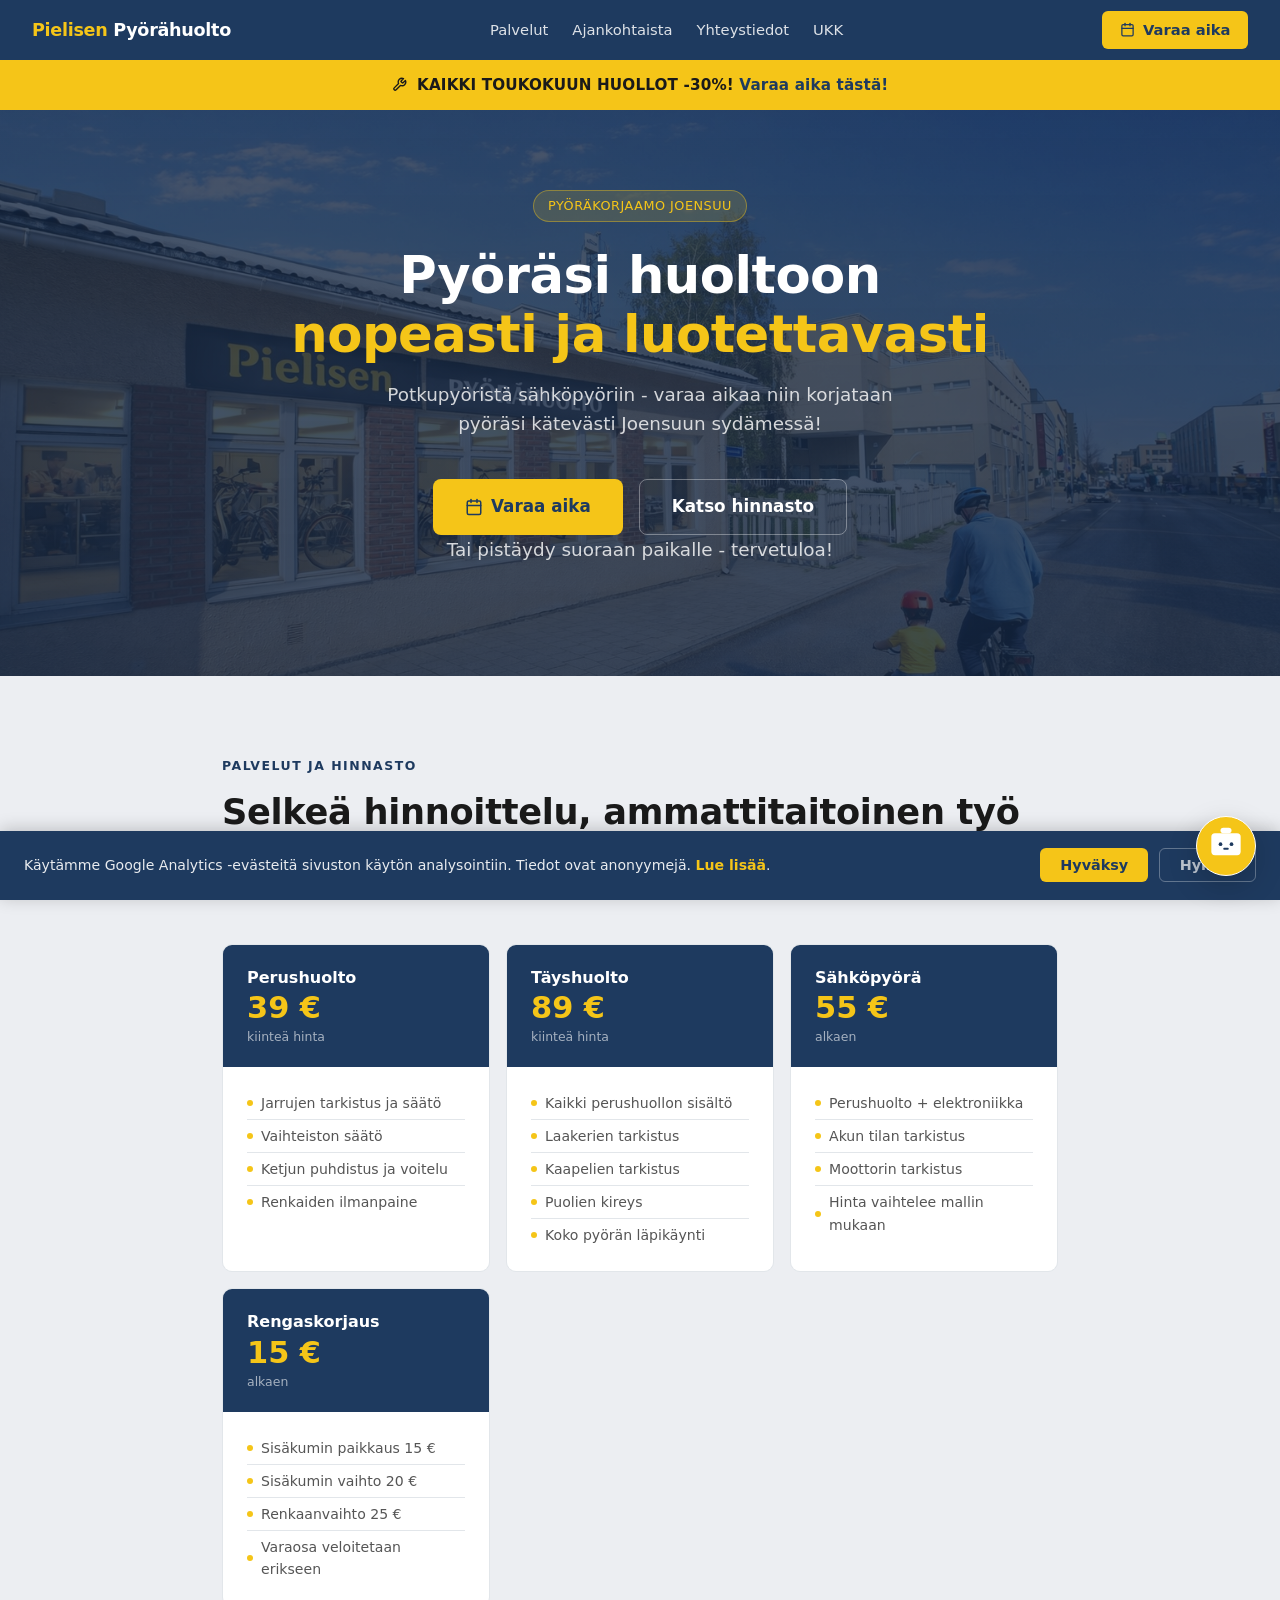
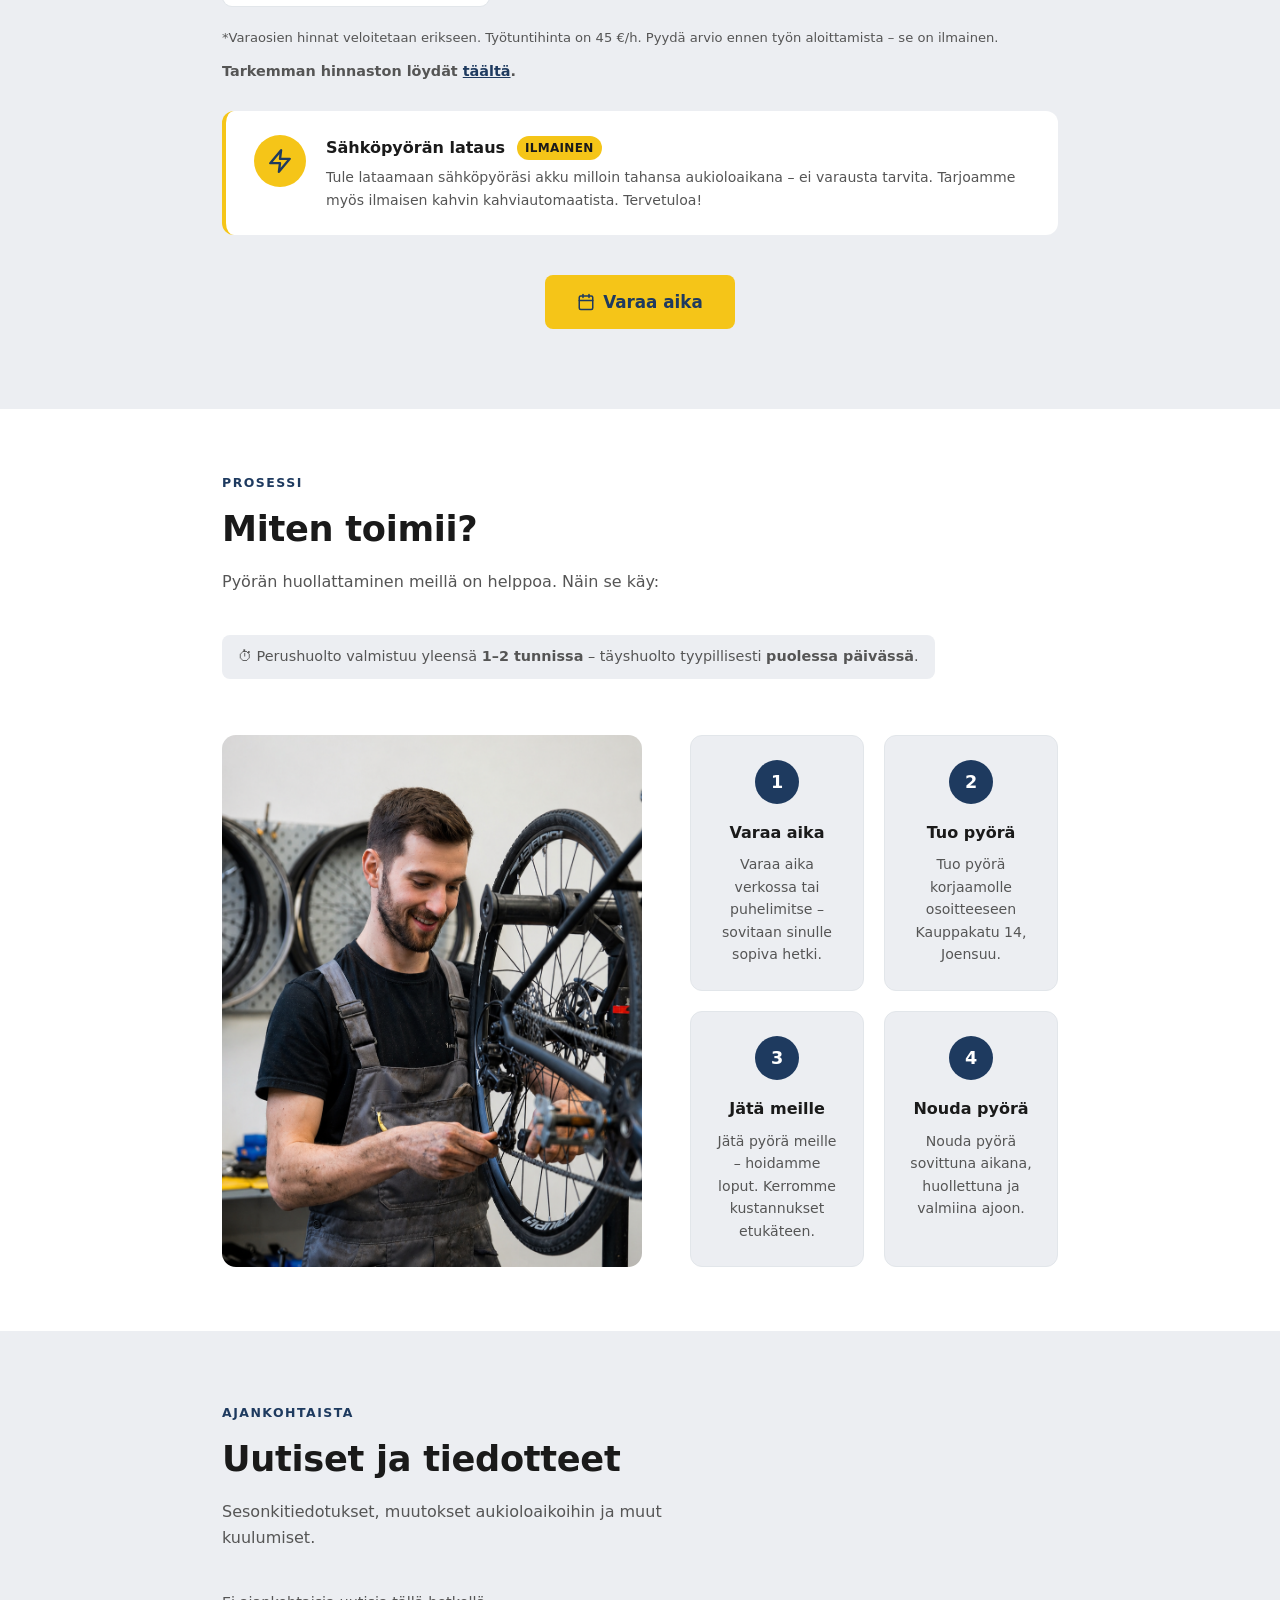
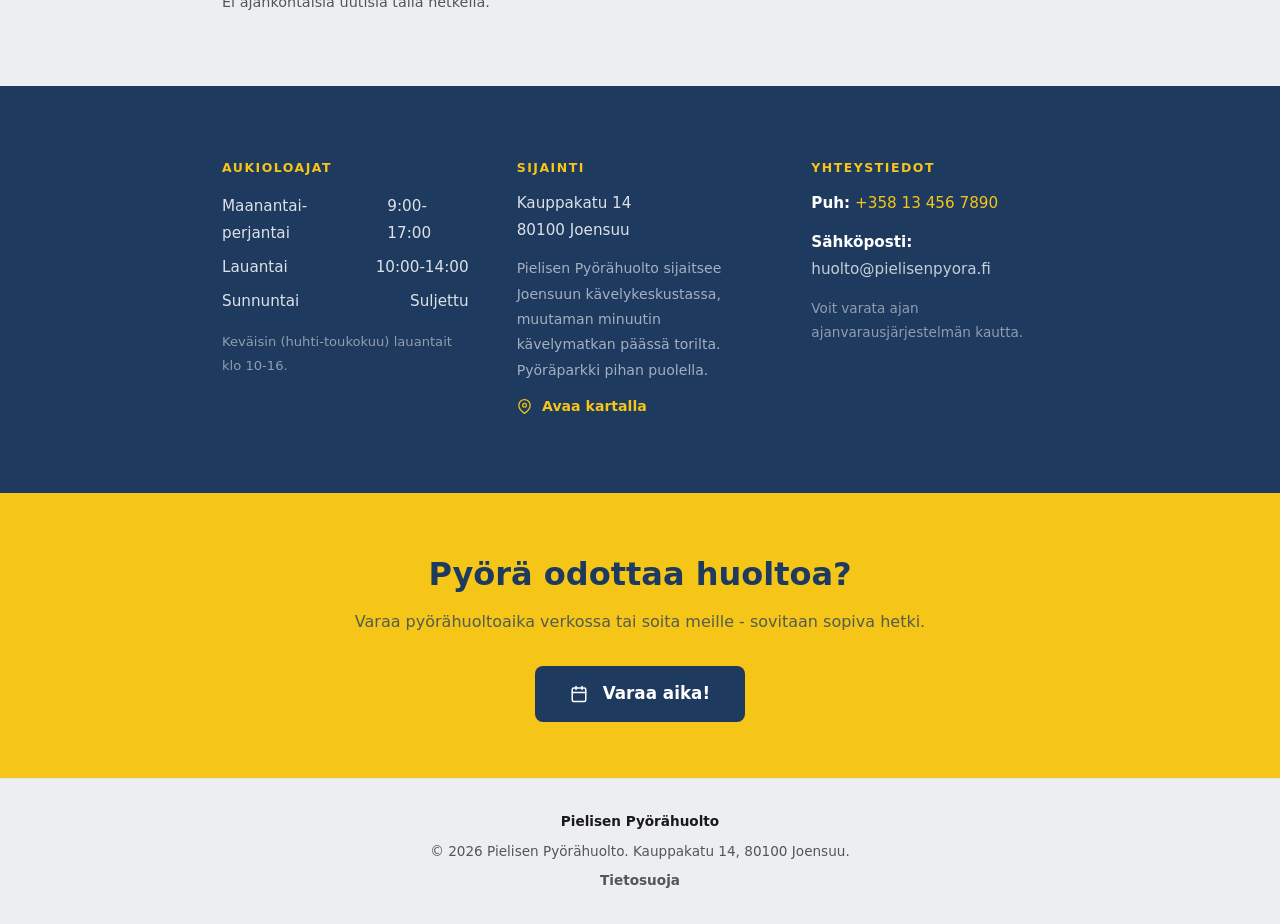
<file: index.html>
<!DOCTYPE html>
<html lang="fi">
<head>
<meta charset="UTF-8">
<meta name="viewport" content="width=device-width, initial-scale=1.0">
<title>Pielisen Pyörähuolto - Pyöräkorjaamo Joensuu</title>
<meta name="description" content="Pielisen Pyörähuolto on ammattitaitoinen pyöräkorjaamo Joensuun ydinkeskustassa, Kauppakatu 14. Pyörän huolto, perushuolto 39 €, täyshuolto 89 €, sähköpyörien huolto ja rengaskorjaukset. Varaa aika verkossa!">
<meta name="keywords" content="pyöräkorjaamo Joensuu, pyörähuolto Joensuu, pyörän huolto Joensuu, polkupyörän huolto Joensuu, sähköpyörä huolto Joensuu, rengaskorjaus Joensuu, polkupyörä korjaus Joensuu, pyöräkorjaamo Pohjois-Karjala, halvat pyörähuollot Joensuu, Pielisen Pyörähuolto, pyöräkorjaamo Kauppakatu, pyörän korjaus Joensuu, perushuolto pyörä, täyshuolto pyörä">
<meta name="robots" content="index, follow">
<meta name="author" content="Pielisen Pyörähuolto">
<link rel="canonical" href="https://te26mk.okuserveri.com/pielisenpyorahuolto/">
<!-- Twitter Card -->
<meta name="twitter:card" content="summary_large_image">
<meta name="twitter:title" content="Pielisen Pyörähuolto - Pyöräkorjaamo Joensuu">
<meta name="twitter:description" content="Ammattitaitoinen pyöräkorjaamo Joensuun keskustassa. Perushuolto 39 €, täyshuolto 89 €, sähköpyörät. Varaa aika verkossa!">
<!-- Geo -->
<meta name="geo.region" content="FI-13">
<meta name="geo.placename" content="Joensuu">
<meta name="geo.position" content="62.5996;29.7636">
<meta name="ICBM" content="62.5996, 29.7636">
<!-- Open Graph -->
<meta property="og:type" content="website">
<meta property="og:locale" content="fi_FI">
<meta property="og:site_name" content="Pielisen Pyörähuolto">
<meta property="og:title" content="Pielisen Pyörähuolto - Pyöräkorjaamo Joensuu">
<meta property="og:description" content="Ammattitaitoinen pyöräkorjaamo Joensuun keskustassa. Perushuolto, täyshuolto, sähköpyörät ja rengaskorjaukset. Kauppakatu 14, 80100 Joensuu.">
<meta property="og:image" content="images/image2.jpg">
<link rel="stylesheet" href="style.css">
<script type="application/ld+json">
{
  "@context": "https://schema.org",
  "@type": "LocalBusiness",
  "@id": "https://te26mk.okuserveri.com/pielisenpyorahuolto/",
  "name": "Pielisen Pyörähuolto",
  "description": "Ammattitaitoinen pyöräkorjaamo Joensuun ydinkeskustassa. Perushuolto, täyshuolto, sähköpyörien huolto ja rengaskorjaukset.",
  "url": "https://te26mk.okuserveri.com/pielisenpyorahuolto/",
  "telephone": "+358134567890",
  "email": "huolto@pielisenpyora.fi",
  "image": "https://te26mk.okuserveri.com/pielisenpyorahuolto/images/image2.jpg",
  "address": {
    "@type": "PostalAddress",
    "streetAddress": "Kauppakatu 14",
    "addressLocality": "Joensuu",
    "postalCode": "80100",
    "addressCountry": "FI"
  },
  "geo": {
    "@type": "GeoCoordinates",
    "latitude": 62.5996,
    "longitude": 29.7636
  },
  "openingHoursSpecification": [
    {
      "@type": "OpeningHoursSpecification",
      "dayOfWeek": ["Monday","Tuesday","Wednesday","Thursday","Friday"],
      "opens": "09:00",
      "closes": "17:00"
    },
    {
      "@type": "OpeningHoursSpecification",
      "dayOfWeek": "Saturday",
      "opens": "10:00",
      "closes": "14:00"
    }
  ],
  "priceRange": "€€",
  "currenciesAccepted": "EUR",
  "paymentAccepted": "Cash, Credit Card",
  "areaServed": [
    {"@type": "City", "name": "Joensuu"},
    {"@type": "AdministrativeArea", "name": "Pohjois-Karjala"}
  ],
  "hasOfferCatalog": {
    "@type": "OfferCatalog",
    "name": "Pyörähuoltopalvelut",
    "itemListElement": [
      {"@type": "Offer", "itemOffered": {"@type": "Service", "name": "Perushuolto"}, "price": "39", "priceCurrency": "EUR"},
      {"@type": "Offer", "itemOffered": {"@type": "Service", "name": "Täyshuolto"}, "price": "89", "priceCurrency": "EUR"},
      {"@type": "Offer", "itemOffered": {"@type": "Service", "name": "Sähköpyörän huolto"}, "price": "55", "priceCurrency": "EUR"},
      {"@type": "Offer", "itemOffered": {"@type": "Service", "name": "Rengaskorjaus"}, "price": "15", "priceCurrency": "EUR"}
    ]
  }
}
</script>
</head>
<body>

<nav>
  <a class="nav-logo" href="#"><span>Pielisen</span> Pyörähuolto</a>
  <ul class="nav-links">
    <li><a href="#palvelut">Palvelut</a></li>
    <li><a href="#ajankohtaista">Ajankohtaista</a></li>
    <li><a href="#yhteystiedot">Yhteystiedot</a></li>
    <li><a href="ukk.html">UKK</a></li>
  </ul>
  <div class="nav-right">
    <a class="nav-cta" href="ajanvaraus.html"><svg xmlns="http://www.w3.org/2000/svg" width="15" height="15" viewBox="0 0 24 24" fill="none" stroke="currentColor" stroke-width="2" stroke-linecap="round" stroke-linejoin="round" aria-hidden="true" style="vertical-align:-2px;margin-right:3px"><rect x="3" y="4" width="18" height="18" rx="2" ry="2"/><line x1="16" y1="2" x2="16" y2="6"/><line x1="8" y1="2" x2="8" y2="6"/><line x1="3" y1="10" x2="21" y2="10"/></svg> Varaa aika</a>
    <button class="hamburger" id="hbg" aria-label="Valikko">
      <span></span><span></span><span></span>
    </button>
  </div>
</nav>

<div class="promo-banner"><svg xmlns="http://www.w3.org/2000/svg" width="15" height="15" viewBox="0 0 24 24" fill="none" stroke="currentColor" stroke-width="2.2" stroke-linecap="round" stroke-linejoin="round" style="vertical-align:-2px;margin-right:5px"><path d="M14.7 6.3a1 1 0 0 0 0 1.4l1.6 1.6a1 1 0 0 0 1.4 0l3.77-3.77a6 6 0 0 1-7.94 7.94l-6.91 6.91a2.12 2.12 0 0 1-3-3l6.91-6.91a6 6 0 0 1 7.94-7.94l-3.76 3.76z"/></svg> KAIKKI TOUKOKUUN HUOLLOT -30%! <a href="ajanvaraus.html">Varaa aika tästä!</a></div>

<div class="mobile-menu" id="mob-menu">
  <a href="#palvelut" class="mob-link">Palvelut</a>
  <a href="#ajankohtaista" class="mob-link">Ajankohtaista</a>
  <a href="#yhteystiedot" class="mob-link">Yhteystiedot</a>
  <a href="ukk.html" class="mob-link">UKK</a>
  <a href="ajanvaraus.html" class="m-cta"><svg xmlns="http://www.w3.org/2000/svg" width="16" height="16" viewBox="0 0 24 24" fill="none" stroke="currentColor" stroke-width="2" stroke-linecap="round" stroke-linejoin="round" aria-hidden="true" style="vertical-align:-2px;margin-right:4px"><rect x="3" y="4" width="18" height="18" rx="2" ry="2"/><line x1="16" y1="2" x2="16" y2="6"/><line x1="8" y1="2" x2="8" y2="6"/><line x1="3" y1="10" x2="21" y2="10"/></svg> Varaa aika</a>
</div>

<section class="hero">
  <div class="hero-badge">Pyöräkorjaamo Joensuu</div>
  <h1>Pyöräsi huoltoon<br><span>nopeasti ja luotettavasti</span></h1>
  <p>Potkupyöristä sähköpyöriin - varaa aikaa niin korjataan pyöräsi kätevästi Joensuun sydämessä!</p>
  <div class="hero-actions">
    <a class="btn-primary" href="ajanvaraus.html"><svg xmlns="http://www.w3.org/2000/svg" width="18" height="18" viewBox="0 0 24 24" fill="none" stroke="currentColor" stroke-width="2" stroke-linecap="round" stroke-linejoin="round" aria-hidden="true"><rect x="3" y="4" width="18" height="18" rx="2" ry="2"/><line x1="16" y1="2" x2="16" y2="6"/><line x1="8" y1="2" x2="8" y2="6"/><line x1="3" y1="10" x2="21" y2="10"/></svg> Varaa aika</a>
    <a class="btn-outline" href="hinnasto.html">Katso hinnasto</a>
  </div>
  <p class="hero-note">Tai pistäydy suoraan paikalle - tervetuloa!</p>
</section>

<!-- PALVELUT JA HINNASTO -->
<section class="palvelut-section" id="palvelut">
  <div class="container">
    <div class="section-label">Palvelut ja hinnasto</div>
    <h2 class="section-title">Selkeä hinnoittelu, ammattitaitoinen työ</h2>
    <p class="section-sub">Kerromme aina kustannuksen ennen työn aloittamista. Huoltoarvio on ilmainen.</p>
    <div id="hinnasto" class="pricing-grid">
      <div class="price-card">
        <div class="price-header"><h3>Perushuolto</h3><div class="price">39 €</div><div class="price-from">kiinteä hinta</div></div>
        <div class="price-body"><ul>
          <li>Jarrujen tarkistus ja säätö</li>
          <li>Vaihteiston säätö</li>
          <li>Ketjun puhdistus ja voitelu</li>
          <li>Renkaiden ilmanpaine</li>
        </ul></div>
      </div>
      <div class="price-card">
        <div class="price-header"><h3>Täyshuolto</h3><div class="price">89 €</div><div class="price-from">kiinteä hinta</div></div>
        <div class="price-body"><ul>
          <li>Kaikki perushuollon sisältö</li>
          <li>Laakerien tarkistus</li>
          <li>Kaapelien tarkistus</li>
          <li>Puolien kireys</li>
          <li>Koko pyörän läpikäynti</li>
        </ul></div>
      </div>
      <div class="price-card">
        <div class="price-header"><h3>Sähköpyörä</h3><div class="price">55 €</div><div class="price-from">alkaen</div></div>
        <div class="price-body"><ul>
          <li>Perushuolto + elektroniikka</li>
          <li>Akun tilan tarkistus</li>
          <li>Moottorin tarkistus</li>
          <li>Hinta vaihtelee mallin mukaan</li>
        </ul></div>
      </div>
      <div class="price-card">
        <div class="price-header"><h3>Rengaskorjaus</h3><div class="price">15 €</div><div class="price-from">alkaen</div></div>
        <div class="price-body"><ul>
          <li>Sisäkumin paikkaus 15 €</li>
          <li>Sisäkumin vaihto 20 €</li>
          <li>Renkaanvaihto 25 €</li>
          <li>Varaosa veloitetaan erikseen</li>
        </ul></div>
      </div>
    </div>
    <p class="pricing-footnote">*Varaosien hinnat veloitetaan erikseen. Työtuntihinta on 45 €/h. Pyydä arvio ennen työn aloittamista – se on ilmainen.</p>
    <p class="pricing-more"><strong>Tarkemman hinnaston löydät <a href="hinnasto.html">täältä</a>.</strong></p>
    <div class="charging-box">
      <div class="charging-icon">
        <svg xmlns="http://www.w3.org/2000/svg" width="26" height="26" viewBox="0 0 24 24" fill="none" stroke="#1E3A5F" stroke-width="2.2" stroke-linecap="round" stroke-linejoin="round" aria-hidden="true"><path d="M13 2L3 14h9l-1 8 10-12h-9l1-8z"/></svg>
      </div>
      <div>
        <h3>Sähköpyörän lataus <span class="free-badge">ILMAINEN</span></h3>
        <p>Tule lataamaan sähköpyöräsi akku milloin tahansa aukioloaikana – ei varausta tarvita. Tarjoamme myös ilmaisen kahvin kahviautomaatista. Tervetuloa!</p>
      </div>
    </div>
    <div class="palvelut-cta">
      <a class="btn-primary" href="ajanvaraus.html"><svg xmlns="http://www.w3.org/2000/svg" width="18" height="18" viewBox="0 0 24 24" fill="none" stroke="currentColor" stroke-width="2" stroke-linecap="round" stroke-linejoin="round" aria-hidden="true"><rect x="3" y="4" width="18" height="18" rx="2" ry="2"/><line x1="16" y1="2" x2="16" y2="6"/><line x1="8" y1="2" x2="8" y2="6"/><line x1="3" y1="10" x2="21" y2="10"/></svg> Varaa aika</a>
    </div>
  </div>
</section>

<!-- MITEN TOIMII -->
<section class="how-section" id="miten-toimii">
  <div class="container">
    <div class="section-label">Prosessi</div>
    <h2 class="section-title">Miten toimii?</h2>
    <p class="section-sub">Pyörän huollattaminen meillä on helppoa. Näin se käy:</p>
    <p class="how-time-note">⏱ Perushuolto valmistuu yleensä <strong>1–2 tunnissa</strong> – täyshuolto tyypillisesti <strong>puolessa päivässä</strong>.</p>
    <div class="how-inner">
      <div class="how-photo">
        <img src="images/image2.png" alt="Pyöräkorjaamo Joensuu – mekanikko huoltaa polkupyörää Pielisen Pyörähuollossa" loading="lazy">
      </div>
      <div class="steps-grid">
        <div class="step-item">
          <div class="step-num">1</div>
          <h3>Varaa aika</h3>
          <p>Varaa aika verkossa tai puhelimitse – sovitaan sinulle sopiva hetki.</p>
        </div>
        <div class="step-item">
          <div class="step-num">2</div>
          <h3>Tuo pyörä</h3>
          <p>Tuo pyörä korjaamolle osoitteeseen Kauppakatu 14, Joensuu.</p>
        </div>
        <div class="step-item">
          <div class="step-num">3</div>
          <h3>Jätä meille</h3>
          <p>Jätä pyörä meille – hoidamme loput. Kerromme kustannukset etukäteen.</p>
        </div>
        <div class="step-item">
          <div class="step-num">4</div>
          <h3>Nouda pyörä</h3>
          <p>Nouda pyörä sovittuna aikana, huollettuna ja valmiina ajoon.</p>
        </div>
      </div>
    </div>
  </div>
</section>

<!-- AJANKOHTAISTA -->
<section class="news-section" id="ajankohtaista">
  <div class="container">
    <div class="section-label">Ajankohtaista</div>
    <h2 class="section-title">Uutiset ja tiedotteet</h2>
    <p class="section-sub">Sesonkitiedotukset, muutokset aukioloaikoihin ja muut kuulumiset.</p>
    <div class="news-grid" id="news-container">
      <p style="color:var(--muted);font-size:.9rem">Ladataan...</p>
    </div>
  </div>
</section>

<!-- YHTEYSTIEDOT -->
<section class="info-strip" id="yhteystiedot">
  <div class="container">
    <div class="info-grid">
      <div class="info-block">
        <h3>Aukioloajat</h3>
        <ul>
          <li><div class="hours-row"><span>Maanantai-perjantai</span><span>9:00-17:00</span></div></li>
          <li><div class="hours-row"><span>Lauantai</span><span>10:00-14:00</span></div></li>
          <li><div class="hours-row"><span>Sunnuntai</span><span>Suljettu</span></div></li>
        </ul>
        <p style="margin-top:.75rem;font-size:.82rem;color:rgba(255,255,255,.5)">Keväisin (huhti-toukokuu) lauantait klo 10-16.</p>
      </div>
      <div class="info-block">
        <h3>Sijainti</h3>
        <p>Kauppakatu 14<br>80100 Joensuu</p>
        <p style="margin-top:.75rem;font-size:.88rem;color:rgba(255,255,255,.6)">Pielisen Pyörähuolto sijaitsee Joensuun kävelykeskustassa, muutaman minuutin kävelymatkan päässä torilta. Pyöräparkki pihan puolella.</p>
        <a class="map-link" href="https://maps.google.com/?q=Kauppakatu+14,+80100+Joensuu" target="_blank" rel="noopener"><svg xmlns="http://www.w3.org/2000/svg" width="15" height="15" viewBox="0 0 24 24" fill="none" stroke="currentColor" stroke-width="2" stroke-linecap="round" stroke-linejoin="round" aria-hidden="true" style="vertical-align:-1px;margin-right:4px"><path d="M21 10c0 7-9 13-9 13s-9-6-9-13a9 9 0 0 1 18 0z"/><circle cx="12" cy="10" r="3"/></svg>Avaa kartalla</a>
      </div>
      <div class="info-block">
        <h3>Yhteystiedot</h3>
        <p><strong style="color:#fff">Puh:</strong> <a href="tel:+358134567890" style="color:var(--yellow);text-decoration:none">+358 13 456 7890</a></p>
        <p style="margin-top:.75rem"><strong style="color:#fff">Sähköposti:</strong><br><a href="mailto:huolto@pielisenpyora.fi" style="color:rgba(255,255,255,.75);text-decoration:none">huolto@pielisenpyora.fi</a></p>
        <p style="margin-top:.75rem;font-size:.85rem;color:rgba(255,255,255,.5)">Voit varata ajan ajanvarausjärjestelmän kautta.</p>
      </div>
    </div>
  </div>
</section>

<div class="cta-strip">
  <div class="container">
    <h2>Pyörä odottaa huoltoa?</h2>
    <p>Varaa pyörähuoltoaika verkossa tai soita meille - sovitaan sopiva hetki.</p>
    <a class="btn-blue" href="ajanvaraus.html"><svg xmlns="http://www.w3.org/2000/svg" width="18" height="18" viewBox="0 0 24 24" fill="none" stroke="currentColor" stroke-width="2" stroke-linecap="round" stroke-linejoin="round" aria-hidden="true" style="vertical-align:middle;margin-right:.4em"><rect x="3" y="4" width="18" height="18" rx="2" ry="2"/><line x1="16" y1="2" x2="16" y2="6"/><line x1="8" y1="2" x2="8" y2="6"/><line x1="3" y1="10" x2="21" y2="10"/></svg>Varaa aika!</a>
  </div>
</div>

<footer>
  <div class="footer-inner">
    <strong style="color:var(--text)">Pielisen Pyörähuolto</strong>
    <span>&copy; 2026 Pielisen Pyörähuolto. Kauppakatu 14, 80100 Joensuu.</span>
    <a href="tietosuoja.html">Tietosuoja</a>
  </div>
</footer>

<script>
const months=['tammikuuta','helmikuuta','maaliskuuta','huhtikuuta','toukokuuta','kesäkuuta','heinäkuuta','elokuuta','syyskuuta','lokakuuta','marraskuuta','joulukuuta'];
function fmtDate(d){const dt=new Date(d);return `${dt.getDate()}. ${months[dt.getMonth()]} ${dt.getFullYear()}`}
function esc(s){return s.replace(/&/g,'&amp;').replace(/</g,'&lt;').replace(/>/g,'&gt;')}
async function loadNews(){
  const el=document.getElementById('news-container');
  try{
    const r=await fetch('uutiset-api.php');
    const data=await r.json();
    const posts=data.posts||[];
    el.innerHTML=posts.length?posts.map(p=>`<div class="news-card"><span class="news-date">${fmtDate(p.date)}</span><h3>${esc(p.title)}</h3><p>${esc(p.body)}</p></div>`).join(''):'<p style="color:var(--muted);font-size:.9rem">Ei ajankohtaisia uutisia tällä hetkellä.</p>';
  }catch(e){
    el.innerHTML='<p style="color:var(--muted);font-size:.9rem">Ei ajankohtaisia uutisia tällä hetkellä.</p>';
  }
}
loadNews();

const hbg=document.getElementById('hbg'),mob=document.getElementById('mob-menu');
hbg.addEventListener('click',()=>{hbg.classList.toggle('open');mob.classList.toggle('open')});
mob.querySelectorAll('a').forEach(a=>a.addEventListener('click',()=>{hbg.classList.remove('open');mob.classList.remove('open')}));
</script>
<script src="chatbot.js"></script>
<script src="cookie-consent.js"></script>
</body>
</html>
</file>
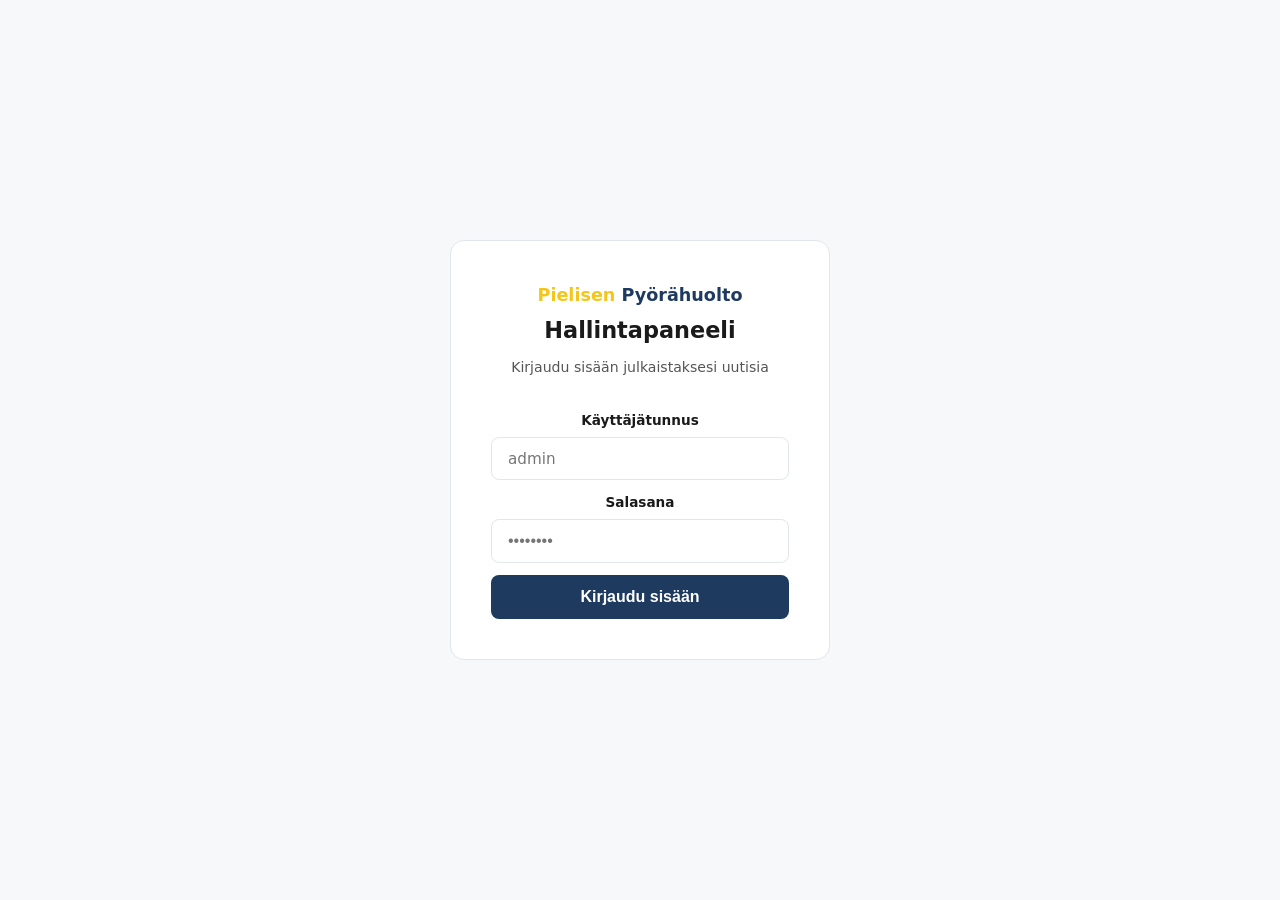
<file: admin.html>
<!DOCTYPE html>
<html lang="fi">
<head>
<meta charset="UTF-8">
<meta name="viewport" content="width=device-width,initial-scale=1.0">
<title>Hallintapaneeli – Pielisen Pyörähuolto</title>
<style>
*{margin:0;padding:0;box-sizing:border-box}
:root{--blue:#1E3A5F;--blue-light:#2a5080;--yellow:#F5C518;--yellow-dark:#d4a900;--gray:#f7f8fa;--text:#1a1a1a;--muted:#555;--border:#e2e6ea;--white:#fff;--red:#c0392b;--green:#1a7a4a}
body{font-family:system-ui,-apple-system,sans-serif;color:var(--text);font-size:16px;line-height:1.6;background:var(--gray);min-height:100vh}

/* LOGIN */
#login-screen{display:flex;align-items:center;justify-content:center;min-height:100vh;padding:2rem}
.login-card{background:var(--white);border:1px solid var(--border);border-radius:14px;padding:2.5rem;width:100%;max-width:380px;text-align:center}
.login-logo{font-size:1.1rem;font-weight:700;color:var(--blue);margin-bottom:.25rem}
.login-logo span{color:var(--yellow)}
.login-card h2{font-size:1.4rem;font-weight:800;margin-bottom:.4rem;color:var(--text)}
.login-card p{font-size:.88rem;color:var(--muted);margin-bottom:2rem}
.login-card input{width:100%;padding:.75rem 1rem;border:1px solid var(--border);border-radius:8px;font-size:1rem;margin-bottom:.75rem;outline:none;transition:border-color .2s}
.login-card input:focus{border-color:var(--blue)}
.login-card button{width:100%;background:var(--blue);color:var(--white);font-weight:700;font-size:1rem;padding:.8rem;border:none;border-radius:8px;cursor:pointer;transition:background .2s}
.login-card button:hover{background:var(--blue-light)}
.login-err{color:var(--red);font-size:.85rem;margin-top:.5rem;display:none}

/* APP */
#app{display:none}
header{background:var(--blue);padding:0 2rem;height:60px;display:flex;align-items:center;justify-content:space-between}
.h-logo{color:var(--white);font-weight:700;font-size:1rem}
.h-logo span{color:var(--yellow)}
.h-right{display:flex;align-items:center;gap:1rem}
.h-site{color:rgba(255,255,255,.7);text-decoration:none;font-size:.85rem}
.h-site:hover{color:var(--yellow)}
.btn-logout{background:transparent;border:1px solid rgba(255,255,255,.3);color:rgba(255,255,255,.8);font-size:.82rem;padding:.35rem .85rem;border-radius:6px;cursor:pointer}
.btn-logout:hover{border-color:rgba(255,255,255,.6)}

main{max-width:820px;margin:0 auto;padding:2.5rem 1.5rem}

.panel{background:var(--white);border:1px solid var(--border);border-radius:12px;padding:1.75rem;margin-bottom:1.5rem}
.panel-title{font-size:1.05rem;font-weight:800;color:var(--text);margin-bottom:1.25rem;padding-bottom:.75rem;border-bottom:1px solid var(--border)}

label{display:block;font-size:.85rem;font-weight:700;color:var(--text);margin-bottom:.35rem}
input[type=text],input[type=date],textarea{width:100%;padding:.7rem 1rem;border:1px solid var(--border);border-radius:8px;font-size:.95rem;font-family:inherit;outline:none;transition:border-color .2s;color:var(--text)}
input:focus,textarea:focus{border-color:var(--blue)}
textarea{resize:vertical;min-height:100px;line-height:1.55}
.field{margin-bottom:1rem}

.form-row{display:flex;gap:1rem;flex-wrap:wrap}
.form-row .field{flex:1;min-width:180px}

.btn-post{background:var(--blue);color:var(--white);font-weight:700;padding:.75rem 1.75rem;border:none;border-radius:8px;font-size:.95rem;cursor:pointer;transition:background .2s}
.btn-post:hover{background:var(--blue-light)}
.btn-post:disabled{opacity:.5;cursor:not-allowed}

.toast{position:fixed;bottom:2rem;right:2rem;background:var(--green);color:var(--white);padding:.75rem 1.25rem;border-radius:8px;font-size:.9rem;font-weight:600;opacity:0;transform:translateY(8px);transition:all .3s;pointer-events:none;z-index:999}
.toast.show{opacity:1;transform:translateY(0)}

.posts-list{display:flex;flex-direction:column;gap:.75rem}
.post-item{border:1px solid var(--border);border-radius:10px;padding:1.1rem 1.25rem;display:flex;align-items:flex-start;gap:1rem;background:var(--white)}
.post-item.hidden-post{background:var(--gray);border-style:dashed}
.post-meta{flex:1;min-width:0}
.post-title{font-weight:700;font-size:.97rem;color:var(--text);margin-bottom:.2rem;white-space:nowrap;overflow:hidden;text-overflow:ellipsis}
.post-date{font-size:.78rem;color:var(--muted)}
.post-body{font-size:.85rem;color:var(--muted);margin-top:.3rem;display:-webkit-box;-webkit-line-clamp:2;-webkit-box-orient:vertical;overflow:hidden}
.post-actions{display:flex;gap:.5rem;flex-shrink:0;align-items:center}
.badge{font-size:.72rem;font-weight:700;padding:.2rem .6rem;border-radius:12px;letter-spacing:.3px}
.badge-pub{background:#d4edda;color:#155724}
.badge-hid{background:#e2e3e5;color:#383d41}
.btn-sm{font-size:.8rem;padding:.35rem .8rem;border-radius:6px;border:1px solid var(--border);background:var(--white);cursor:pointer;font-weight:600;transition:all .2s;white-space:nowrap}
.btn-toggle{color:var(--blue);border-color:var(--blue)}
.btn-toggle:hover{background:var(--blue);color:var(--white)}
.btn-del{color:var(--red);border-color:transparent}
.btn-del:hover{background:#fdecea;border-color:#f5c6c6}

.empty-posts{color:var(--muted);font-size:.9rem;padding:.5rem 0}

.stats-row{display:grid;grid-template-columns:repeat(3,1fr);gap:1rem;margin-bottom:1.5rem}
.stat-box{background:var(--gray);border-radius:10px;padding:1rem 1.25rem;text-align:center}
.stat-num{font-size:1.8rem;font-weight:800;color:var(--blue)}
.stat-lbl{font-size:.78rem;color:var(--muted);margin-top:.1rem}

@media(max-width:500px){
  header{padding:0 1.25rem}
  main{padding:1.5rem 1rem}
  .panel{padding:1.25rem}
  .stats-row{grid-template-columns:1fr 1fr}
  .post-actions{flex-direction:column;align-items:flex-end}
}

/* TABS */
.tab-bar{display:flex;gap:.5rem;margin-bottom:1.5rem}
.tab-btn{font-size:.92rem;font-weight:700;padding:.5rem 1.35rem;border:1.5px solid var(--border);border-radius:8px;background:var(--white);color:var(--muted);cursor:pointer;transition:all .15s}
.tab-btn:hover{border-color:var(--blue);color:var(--blue)}
.tab-btn.active{background:var(--blue);border-color:var(--blue);color:var(--white)}

/* BOOKINGS */
.bk-filter{font-size:.78rem;font-weight:600;padding:.3rem .85rem;border:1.5px solid var(--border);border-radius:20px;background:var(--white);color:var(--muted);cursor:pointer;transition:all .15s}
.bk-filter:hover{border-color:var(--blue);color:var(--blue)}
.bk-filter.active{background:var(--blue);border-color:var(--blue);color:var(--white)}
.bk-loading,.bk-empty{color:var(--muted);font-size:.9rem;padding:1.5rem 0}
/* BOOKINGS – calendar */
.cal-toolbar{display:flex;align-items:center;gap:.5rem;flex-wrap:wrap;margin-bottom:1.25rem;padding-bottom:.75rem;border-bottom:1px solid var(--border)}
.cal-toolbar-left{display:flex;align-items:center;gap:.4rem;flex:1;min-width:0}
.cal-title{font-size:1.05rem;font-weight:800;white-space:nowrap}
.view-toggle{display:flex;border:1.5px solid var(--border);border-radius:8px;overflow:hidden}
.view-btn{font-size:.8rem;font-weight:700;padding:.3rem .8rem;border:none;background:var(--white);color:var(--muted);cursor:pointer}
.view-btn.active{background:var(--blue);color:var(--white)}
.nav-btn{background:var(--white);border:1.5px solid var(--border);border-radius:6px;width:30px;height:30px;display:flex;align-items:center;justify-content:center;cursor:pointer;font-size:1rem;color:var(--text)}
.nav-btn:hover{border-color:var(--blue);color:var(--blue)}
.cal-period{font-size:.95rem;font-weight:700;min-width:160px;text-align:center}
.btn-add-bk{background:var(--blue);color:var(--white);border:none;border-radius:8px;font-size:.82rem;font-weight:700;padding:.45rem 1rem;cursor:pointer;white-space:nowrap}
.btn-add-bk:hover{background:var(--blue-light)}

/* Month grid */
.month-grid{display:grid;grid-template-columns:repeat(7,1fr);gap:2px}
.month-hdr{font-size:.72rem;font-weight:700;color:var(--muted);text-align:center;padding:.35rem 0}
.month-cell{min-height:68px;border:1px solid var(--border);border-radius:6px;padding:.35rem .4rem;cursor:pointer;background:var(--white);transition:background .1s;position:relative}
.month-cell:hover{background:#eef3fa}
.month-cell.today{border-color:var(--blue);background:#eef3fa}
.month-cell.other-month{background:var(--gray);color:var(--muted)}
.month-cell.selected{border-color:var(--blue);box-shadow:0 0 0 2px rgba(30,58,95,.15)}
.mc-num{font-size:.78rem;font-weight:700;margin-bottom:.25rem}
.mc-dot{width:8px;height:8px;border-radius:50%;display:inline-block;margin:1px}
.dot-asiakas{background:var(--blue)}
.dot-admin{background:var(--yellow-dark)}
.dot-esto{background:#aaa}

/* Week grid */
.week-wrap{overflow-x:auto}
.week-grid{display:grid;min-width:520px;border:1px solid var(--border);border-radius:8px;overflow:hidden}
.wg-head{display:grid;grid-template-columns:60px repeat(6,1fr);background:var(--gray);border-bottom:1px solid var(--border)}
.wg-hdr{font-size:.72rem;font-weight:700;color:var(--muted);text-align:center;padding:.4rem .2rem}
.wg-row{display:grid;grid-template-columns:60px repeat(6,1fr);border-bottom:1px solid #f0f0f0}
.wg-row:last-child{border-bottom:none}
.wg-time{font-size:.7rem;color:var(--muted);display:flex;align-items:center;justify-content:center;padding:.25rem 0;border-right:1px solid #f0f0f0}
.wg-cell{min-height:36px;border-right:1px solid #f0f0f0;padding:2px;cursor:pointer;background:var(--white);overflow:hidden;min-width:0}
.wg-cell:last-child{border-right:none}
.wg-cell:hover{background:#eef3fa}
.wg-card{font-size:.68rem;border-radius:4px;padding:.15rem .3rem;margin-bottom:1px;line-height:1.3;overflow:hidden;white-space:nowrap;text-overflow:ellipsis;font-weight:600}
.wgc-asiakas{background:#dbeafe;color:#1e3a5f}
.wgc-admin{background:#fef9c3;color:#713f12}
.wgc-esto{background:#e5e7eb;color:#374151}

/* Day detail panel */
.day-panel{margin-top:1.25rem;border:1px solid var(--border);border-radius:10px;overflow:hidden;display:none}
.day-panel-head{display:flex;align-items:center;justify-content:space-between;padding:.7rem 1rem;background:var(--gray);border-bottom:1px solid var(--border)}
.day-panel-title{font-weight:800;font-size:.97rem}
.day-panel-actions{display:flex;gap:.4rem}
.btn-dp{font-size:.78rem;font-weight:600;padding:.3rem .75rem;border-radius:6px;border:1.5px solid var(--border);background:var(--white);cursor:pointer;white-space:nowrap}
.btn-dp:hover{border-color:var(--blue);color:var(--blue)}
.btn-dp-block{border-color:#aaa;color:var(--muted)}
.btn-dp-block:hover{border-color:#666;color:var(--text)}
.day-bk-list{padding:.6rem .75rem;display:flex;flex-direction:column;gap:.5rem}
.day-bk{border:1px solid var(--border);border-radius:8px;overflow:hidden}
.day-bk-head{display:flex;align-items:center;gap:.5rem;padding:.45rem .65rem;background:var(--gray);flex-wrap:wrap}
.day-bk-time{font-weight:700;font-size:.88rem;color:var(--blue)}
.day-bk-name{font-weight:700;font-size:.88rem}
.day-bk-body{padding:.45rem .65rem;font-size:.82rem;line-height:1.6;color:var(--text)}
.day-bk-body a{color:var(--blue);text-decoration:none}
.day-bk-body a:hover{text-decoration:underline}
.day-bk-acts{padding:.4rem .65rem;display:flex;gap:.3rem;flex-wrap:wrap;align-items:center;border-top:1px solid #f2f2f2}
.notify-wrap{display:flex;align-items:center;gap:.3rem;font-size:.75rem;color:var(--muted);margin-left:auto}
.notify-wrap input{width:auto}
.bk-btn{font-size:.78rem;font-weight:600;padding:.28rem .7rem;border-radius:6px;border:1px solid var(--border);background:var(--white);cursor:pointer;transition:all .15s}
.bk-vahvista:hover{background:#d4edda;border-color:#c3e6cb;color:#155724}
.bk-valmis:hover{background:#cce5ff;border-color:#b8daff;color:#004085}
.bk-peru:hover{background:#fdecea;border-color:#f5c6c6;color:var(--red)}
.bk-palauta:hover{background:#fff3cd;border-color:#ffeeba;color:#856404}
.day-bk-esto .day-bk-head{background:#f3f4f6}
.day-bk-empty{color:var(--muted);font-size:.88rem;padding:.75rem .2rem}

/* Status badges (reused by calendar) */
.tl-uusi{display:inline-block;padding:.18rem .6rem;border-radius:10px;font-size:.74rem;font-weight:700;background:#fff3cd;color:#856404}
.tl-vahv{display:inline-block;padding:.18rem .6rem;border-radius:10px;font-size:.74rem;font-weight:700;background:#d4edda;color:#155724}
.tl-valmis{display:inline-block;padding:.18rem .6rem;border-radius:10px;font-size:.74rem;font-weight:700;background:#cce5ff;color:#004085}
.tl-per{display:inline-block;padding:.18rem .6rem;border-radius:10px;font-size:.74rem;font-weight:700;background:#e2e3e5;color:#383d41}

/* Modals */
.modal-overlay{position:fixed;inset:0;background:rgba(0,0,0,.45);display:flex;align-items:center;justify-content:center;z-index:1000;padding:1rem}
.modal-box{background:var(--white);border-radius:14px;width:100%;max-width:460px;max-height:90vh;overflow-y:auto;box-shadow:0 8px 40px rgba(0,0,0,.18)}
.modal-head{display:flex;align-items:center;justify-content:space-between;padding:1.1rem 1.25rem;border-bottom:1px solid var(--border)}
.modal-title{font-weight:800;font-size:1rem}
.modal-close{background:none;border:none;font-size:1.4rem;cursor:pointer;color:var(--muted);line-height:1}
.modal-body{padding:1.25rem}
.modal-footer{padding:.75rem 1.25rem 1.25rem;display:flex;gap:.5rem;justify-content:flex-end;border-top:1px solid var(--border)}
.modal-footer button{font-size:.9rem;font-weight:700;padding:.55rem 1.25rem;border-radius:8px;cursor:pointer}
.btn-cancel-m{background:var(--white);border:1.5px solid var(--border);color:var(--muted)}
.btn-cancel-m:hover{border-color:#aaa;color:var(--text)}
.btn-save-m{background:var(--blue);color:var(--white);border:none}
.btn-save-m:hover{background:var(--blue-light)}
.btn-save-m:disabled{opacity:.5;cursor:not-allowed}
.mf{margin-bottom:.85rem}
.mf label{display:block;font-size:.82rem;font-weight:700;margin-bottom:.3rem}
.mf input,.mf select,.mf textarea{width:100%;padding:.6rem .85rem;border:1.5px solid var(--border);border-radius:7px;font-size:.9rem;font-family:inherit;color:var(--text);outline:none;transition:border-color .2s}
.mf input:focus,.mf select:focus,.mf textarea:focus{border-color:var(--blue)}
.mf textarea{resize:vertical;min-height:70px}
.mf-row{display:flex;gap:.75rem}
.mf-row .mf{flex:1;min-width:0}
.mf-check{display:flex;align-items:center;gap:.5rem;font-size:.88rem;font-weight:600;cursor:pointer}
.mf-check input{width:auto}
</style>
</head>
<body>

<!-- LOGIN -->
<div id="login-screen">
  <div class="login-card">
    <div class="login-logo"><span>Pielisen</span> Pyörähuolto</div>
    <h2>Hallintapaneeli</h2>
    <p>Kirjaudu sisään julkaistaksesi uutisia</p>
    <label for="un">Käyttäjätunnus</label>
    <input type="text" id="un" placeholder="admin" onkeydown="if(event.key==='Enter')login()">
    <label for="pw">Salasana</label>
    <input type="password" id="pw" placeholder="••••••••" onkeydown="if(event.key==='Enter')login()">
    <button onclick="login()">Kirjaudu sisään</button>
    <div class="login-err" id="login-err">Väärä tunnus tai salasana.</div>
  </div>
</div>

<!-- APP -->
<div id="app">
  <header>
    <div class="h-logo"><span>Pielisen</span> Pyörähuolto - Hallinta</div>
    <div class="h-right">
      <a class="h-site" href="index.html" target="_blank">&#8599; Avaa sivusto</a>
      <button class="btn-logout" onclick="logout()">Kirjaudu ulos</button>
    </div>
  </header>

  <main>
    <div class="stats-row" id="stats-varaukset">
      <div class="stat-box"><div class="stat-num" id="bk-s-tuleva">0</div><div class="stat-lbl">Tulevia varauksia</div></div>
      <div class="stat-box"><div class="stat-num" id="bk-s-tana">0</div><div class="stat-lbl">Tänään</div></div>
      <div class="stat-box"><div class="stat-num" id="bk-s-valmis">0</div><div class="stat-lbl">Valmistuneet</div></div>
    </div>
    <div class="stats-row" id="stats-uutiset" style="display:none">
      <div class="stat-box"><div class="stat-num" id="s-total">0</div><div class="stat-lbl">Julkaisuja yhteensä</div></div>
      <div class="stat-box"><div class="stat-num" id="s-pub">0</div><div class="stat-lbl">Näkyvissä</div></div>
      <div class="stat-box"><div class="stat-num" id="s-hid">0</div><div class="stat-lbl">Piilotettu</div></div>
    </div>

    <div class="tab-bar">
      <button class="tab-btn active" onclick="switchTab('varaukset',this)">Varaukset</button>
      <button class="tab-btn" onclick="switchTab('uutiset',this)">Uutiset</button>
    </div>

    <div id="tab-varaukset" class="tab-panel">
      <div class="panel">
        <!-- Calendar toolbar -->
        <div class="cal-toolbar">
          <div class="cal-toolbar-left">
            <div class="view-toggle">
              <button class="view-btn active" id="btn-week" onclick="calSetView('week')">Viikko</button>
              <button class="view-btn" id="btn-month" onclick="calSetView('month')">Kuukausi</button>
            </div>
            <button class="nav-btn" onclick="calNav(-1)" title="Edellinen">&#8249;</button>
            <span class="cal-period" id="cal-period">—</span>
            <button class="nav-btn" onclick="calNav(1)" title="Seuraava">&#8250;</button>
            <button class="nav-btn" onclick="calGoToday()" title="Tänään" style="width:auto;padding:0 .6rem;font-size:.78rem;font-weight:700">Tänään</button>
          </div>
          <button class="btn-add-bk" onclick="openAddModal(null)">+ Lisää varaus</button>
        </div>

        <!-- Calendar body -->
        <div id="cal-body"></div>

        <!-- Day detail panel -->
        <div class="day-panel" id="day-panel">
          <div class="day-panel-head">
            <span class="day-panel-title" id="day-panel-title">—</span>
            <div class="day-panel-actions">
              <button class="btn-dp" onclick="openAddModal(calState.selectedDate)">+ Lisää varaus</button>
              <button class="btn-dp btn-dp-block" onclick="openBlockModal(calState.selectedDate)">Estä aika</button>
            </div>
          </div>
          <div class="day-bk-list" id="day-panel-list"></div>
        </div>
      </div>
    </div><!-- /tab-varaukset -->

    <div id="tab-uutiset" class="tab-panel" style="display:none">
    <div class="panel">
      <div class="panel-title">&#43; Uusi julkaisu</div>
      <div class="field"><label for="f-title">Otsikko</label><input type="text" id="f-title" placeholder="esim. Keväthuolto alkaa!"></div>
      <div class="field"><label for="f-body">Teksti</label><textarea id="f-body" placeholder="Kirjoita lyhyt tiedote tai uutinen tähän..."></textarea></div>
      <div class="form-row">
        <div class="field"><label for="f-date">Päivämäärä</label><input type="date" id="f-date"></div>
      </div>
      <button class="btn-post" onclick="addPost()">Julkaise uutinen</button>
    </div>

    <div class="panel">
      <div class="panel-title">Julkaisut</div>
      <div class="posts-list" id="posts-list"></div>
    </div>
    </div><!-- /tab-uutiset -->
  </main>
</div>

<div class="toast" id="toast"></div>

<!-- Add Booking Modal -->
<div class="modal-overlay" id="modal-add" style="display:none" onclick="if(event.target===this)closeModal('modal-add')">
  <div class="modal-box">
    <div class="modal-head">
      <span class="modal-title">Lisää varaus</span>
      <button class="modal-close" onclick="closeModal('modal-add')">&times;</button>
    </div>
    <div class="modal-body">
      <div class="mf-row">
        <div class="mf"><label>Päivämäärä*</label><input type="date" id="am-pvm" oninput="loadFreeSlots()"></div>
        <div class="mf"><label>Kellonaika*</label>
          <select id="am-aika"><option value="">Valitse päivä ensin</option></select>
        </div>
      </div>
      <div class="mf-row">
        <div class="mf"><label>Nimi*</label><input type="text" id="am-nimi" placeholder="Matti Meikäläinen"></div>
        <div class="mf"><label>Puhelin</label><input type="text" id="am-puhelin" placeholder="040 123 4567"></div>
      </div>
      <div class="mf"><label>Sähköposti*</label><input type="email" id="am-email" placeholder="asiakas@email.fi"></div>
      <div class="mf-row">
        <div class="mf"><label>Pyörätyyppi*</label>
          <select id="am-pyora">
            <option value="">Valitse...</option>
            <option value="tavallinen">Polkupyörä</option>
            <option value="sahkopyora">Sähköpyörä</option>
            <option value="lapsi">Lasten pyörä</option>
            <option value="muu">Muu</option>
          </select>
        </div>
        <div class="mf"><label>Palvelu*</label>
          <select id="am-palvelu">
            <option value="">Valitse...</option>
            <option value="perushuolto">Perushuolto</option>
            <option value="tayshuolto">Täyshuolto</option>
            <option value="sahko_huolto">Sähköpyörän huolto</option>
            <option value="rengaskorjaus">Rengaskorjaus</option>
            <option value="muu">Muu</option>
          </select>
        </div>
      </div>
      <div class="mf"><label>Lisätiedot</label><textarea id="am-lisatiedot" placeholder="Vapaaehtoinen lisätieto..."></textarea></div>
    </div>
    <div class="modal-footer">
      <button class="btn-cancel-m" onclick="closeModal('modal-add')">Peruuta</button>
      <button class="btn-save-m" id="am-save" onclick="submitAddBooking()">Tallenna</button>
    </div>
  </div>
</div>

<!-- Block Time Modal -->
<div class="modal-overlay" id="modal-block" style="display:none" onclick="if(event.target===this)closeModal('modal-block')">
  <div class="modal-box">
    <div class="modal-head">
      <span class="modal-title">Estä aika</span>
      <button class="modal-close" onclick="closeModal('modal-block')">&times;</button>
    </div>
    <div class="modal-body">
      <div class="mf"><label>Päivämäärä*</label><input type="date" id="bm-pvm" oninput="loadBlockSlots()"></div>
      <div class="mf" id="bm-aika-wrap">
        <label>Kellonaika alku*</label>
        <select id="bm-aika-alku"><option value="">Valitse päivä ensin</option></select>
      </div>
      <div class="mf" id="bm-aika-loppu-wrap">
        <label>Kellonaika loppu (valinnainen)</label>
        <select id="bm-aika-loppu"><option value="">Samaan aikaan</option></select>
      </div>
      <div class="mf"><label class="mf-check"><input type="checkbox" id="bm-koko" onchange="toggleKokoPaiva()"> Estä koko päivä</label></div>
      <div class="mf"><label>Syy (valinnainen)</label><input type="text" id="bm-syy" placeholder="esim. Loma, Koulutus..."></div>
    </div>
    <div class="modal-footer">
      <button class="btn-cancel-m" onclick="closeModal('modal-block')">Peruuta</button>
      <button class="btn-save-m" id="bm-save" onclick="submitBlock()">Estä</button>
    </div>
  </div>
</div>

<script>
const PW_HASH='a1d182d125869e9e5df6cff0f27f9d194e61793c90183ae0b5b86a0bc87ea4fc';
const USER_HASH='8c6976e5b5410415bde908bd4dee15dfb167a9c873fc4bb8a81f6f2ab448a918';
let posts=[];
const months=['tammikuuta','helmikuuta','maaliskuuta','huhtikuuta','toukokuuta','kesäkuuta','heinäkuuta','elokuuta','syyskuuta','lokakuuta','marraskuuta','joulukuuta'];

function fmtDate(d){const dt=new Date(d);return `${dt.getDate()}. ${months[dt.getMonth()]} ${dt.getFullYear()}`}
function esc(s){return String(s).replace(/&/g,'&amp;').replace(/</g,'&lt;').replace(/>/g,'&gt;')}
function showToast(msg){const t=document.getElementById('toast');t.textContent=msg;t.classList.add('show');setTimeout(()=>t.classList.remove('show'),2500)}

async function loadPosts(){
  try{
    const r=await fetch(`uutiset-api.php?token=${PW_HASH}`);
    const data=await r.json();
    posts=data.posts||[];
  }catch(e){posts=[];}
  renderPosts();
}

function updateStats(){
  const pub=posts.filter(p=>p.published).length;
  document.getElementById('s-total').textContent=posts.length;
  document.getElementById('s-pub').textContent=pub;
  document.getElementById('s-hid').textContent=posts.length-pub;
}

function renderPosts(){
  const el=document.getElementById('posts-list');
  const sorted=[...posts].sort((a,b)=>new Date(b.date)-new Date(a.date));
  if(!sorted.length){el.innerHTML='<p class="empty-posts">Ei julkaisuja vielä. Lisää ensimmäinen uutinen yllä.</p>';updateStats();return;}
  el.innerHTML=sorted.map(p=>`
    <div class="post-item ${p.published?'':'hidden-post'}" id="pi-${p.id}">
      <div class="post-meta">
        <div style="display:flex;align-items:center;gap:.5rem;margin-bottom:.15rem">
          <span class="badge ${p.published?'badge-pub':'badge-hid'}">${p.published?'Näkyvissä':'Piilotettu'}</span>
          <span class="post-date">${fmtDate(p.date)}</span>
        </div>
        <div class="post-title">${esc(p.title)}</div>
        <div class="post-body">${esc(p.body)}</div>
      </div>
      <div class="post-actions">
        <button class="btn-sm btn-toggle" onclick="togglePost(${p.id})">${p.published?'Piilota':'Näytä'}</button>
        <button class="btn-sm btn-del" onclick="deletePost(${p.id})">Poista</button>
      </div>
    </div>
  `).join('');
  updateStats();
}

async function addPost(){
  const title=document.getElementById('f-title').value.trim();
  const body=document.getElementById('f-body').value.trim();
  const date=document.getElementById('f-date').value;
  if(!title){alert('Lisää otsikko.');return;}
  if(!body){alert('Lisää teksti.');return;}
  if(!date){alert('Valitse päivämäärä.');return;}
  const btn=document.querySelector('.btn-post');
  btn.disabled=true;
  const fd=new FormData();
  fd.append('token',PW_HASH);fd.append('action','add');
  fd.append('title',title);fd.append('body',body);fd.append('date',date);
  const r=await fetch('uutiset-api.php',{method:'POST',body:fd});
  const data=await r.json();
  btn.disabled=false;
  if(data.ok){
    document.getElementById('f-title').value='';
    document.getElementById('f-body').value='';
    showToast('Uutinen julkaistu!');
    await loadPosts();
  }else showToast('Virhe tallennuksessa.');
}

async function togglePost(id){
  const fd=new FormData();
  fd.append('token',PW_HASH);fd.append('action','toggle');fd.append('id',id);
  const r=await fetch('uutiset-api.php',{method:'POST',body:fd});
  const data=await r.json();
  if(data.ok){
    showToast(data.published?'Julkaisu näkyy nyt sivustolla.':'Julkaisu piilotettu.');
    await loadPosts();
  }
}

async function deletePost(id){
  if(!confirm('Haluatko varmasti poistaa tämän julkaisun? Tätä ei voi perua.'))return;
  const fd=new FormData();
  fd.append('token',PW_HASH);fd.append('action','delete');fd.append('id',id);
  const r=await fetch('uutiset-api.php',{method:'POST',body:fd});
  const data=await r.json();
  if(data.ok){showToast('Julkaisu poistettu.');await loadPosts();}
}

async function sha256(str){
  const buf=await crypto.subtle.digest('SHA-256',new TextEncoder().encode(str));
  return Array.from(new Uint8Array(buf)).map(b=>b.toString(16).padStart(2,'0')).join('');
}

async function login(){
  const u=document.getElementById('un').value;
  const v=document.getElementById('pw').value;
  const err=document.getElementById('login-err');
  const [uhash,phash]=await Promise.all([sha256(u),sha256(v)]);
  if(uhash===USER_HASH&&phash===PW_HASH){
    document.getElementById('login-screen').style.display='none';
    document.getElementById('app').style.display='block';
    err.style.display='none';
    document.getElementById('f-date').valueAsDate=new Date();
    document.getElementById('stats-varaukset').style.display='grid';
    document.getElementById('stats-uutiset').style.display='none';
    await loadPosts();
    loadBookings();
  } else {
    err.style.display='block';
    document.getElementById('pw').value='';
  }
}

function logout(){
  document.getElementById('login-screen').style.display='flex';
  document.getElementById('app').style.display='none';
  document.getElementById('un').value='';
  document.getElementById('pw').value='';
  // Reset to varaukset tab
  document.querySelectorAll('.tab-btn').forEach((b,i)=>b.classList.toggle('active',i===0));
  document.getElementById('tab-varaukset').style.display='block';
  document.getElementById('tab-uutiset').style.display='none';
  document.getElementById('stats-varaukset').style.display='grid';
  document.getElementById('stats-uutiset').style.display='none';
}

function switchTab(name, btn){
  document.querySelectorAll('.tab-btn').forEach(b=>b.classList.remove('active'));
  btn.classList.add('active');
  document.getElementById('tab-uutiset').style.display  = name==='uutiset'  ? 'block' : 'none';
  document.getElementById('tab-varaukset').style.display = name==='varaukset' ? 'block' : 'none';
  document.getElementById('stats-varaukset').style.display = name==='varaukset' ? 'grid' : 'none';
  document.getElementById('stats-uutiset').style.display   = name==='uutiset'   ? 'grid' : 'none';
  if(name==='varaukset') loadBookings();
}

/* ── Bookings ── */
const PALVELUT={perushuolto:'Perushuolto',tayshuolto:'Täyshuolto',sahko_huolto:'Sähköpyörän huolto',rengaskorjaus:'Rengaskorjaus',muu:'Muu'};
const PYORAT  ={tavallinen:'Polkupyörä',sahkopyora:'Sähköpyörä',lapsi:'Lasten pyörä',muu:'Muu'};
const TILAT   ={uusi:{l:'',c:''},vahvistettu:{l:'',c:''},valmis:{l:'Valmis',c:'tl-valmis'},peruttu:{l:'Peruttu',c:'tl-per'}};
const BK_KK   =['tammikuuta','helmikuuta','maaliskuuta','huhtikuuta','toukokuuta','kesäkuuta','heinäkuuta','elokuuta','syyskuuta','lokakuuta','marraskuuta','joulukuuta'];
const BK_KK_S =['Tam','Hel','Maa','Huh','Tou','Kes','Hei','Elo','Syy','Lok','Mar','Jou'];
const BK_DAYS =['Ma','Ti','Ke','To','Pe','La']; // Mon-Sat
const SLOTS_WEEKDAY=['09:00','10:00','11:00','12:00','13:00','14:00','15:00','16:00'];
const SLOTS_SAT    =['10:00','11:00','12:00','13:00'];

function bkFmt(s){const[y,m,d]=s.split('-');return `${parseInt(d)}. ${BK_KK[parseInt(m)-1]} ${y}`;}
function bkFmtShort(s){const[y,m,d]=s.split('-');return `${parseInt(d)}.${parseInt(m)}.${y}`;}
function dateISO(y,m,d){return `${y}-${String(m+1).padStart(2,'0')}-${String(d).padStart(2,'0')}`;}
function todayISO(){const n=new Date();return dateISO(n.getFullYear(),n.getMonth(),n.getDate());}
function getSlotsForISO(iso){const d=new Date(iso+'T12:00:00');return d.getDay()===6?SLOTS_SAT:SLOTS_WEEKDAY;}

/* Calendar state */
const calState={
  view:'week',       // 'month' | 'week'
  year:0, month:0,   // for month view
  weekStart:null,    // Date (Monday) for week view
  bookings:[],
  selectedDate:null,
};

function calInit(){
  const n=new Date();
  calState.year=n.getFullYear();
  calState.month=n.getMonth();
  // compute monday of current week
  const wd=n.getDay()||7; // 1=Mon…7=Sun
  const mon=new Date(n);
  mon.setDate(n.getDate()-wd+1);
  calState.weekStart=mon;
  calLoadBookings();
}

function updateBkStats(bookings){
  const today=todayISO();
  const active=bookings.filter(b=>b.tila!=='peruttu'&&(b.tyyppi||'asiakas')!=='esto');
  document.getElementById('bk-s-tuleva').textContent=active.filter(b=>b.toivottu_pvm>=today).length;
  document.getElementById('bk-s-tana').textContent=active.filter(b=>b.toivottu_pvm===today).length;
  document.getElementById('bk-s-valmis').textContent=bookings.filter(b=>b.tila==='valmis').length;
}

function calLoadBookings(){
  fetch(`varaukset-api.php?token=${PW_HASH}&filter=kaikki`)
    .then(r=>r.json())
    .then(data=>{
      calState.bookings=data.bookings||[];
      updateBkStats(calState.bookings);
      calRender();
    })
    .catch(()=>{
      document.getElementById('cal-body').innerHTML=
        '<div class="bk-err">Palvelinta ei tavoitettu. Varmista, että sivu on PHP-palvelimella.</div>';
    });
}

function calRender(){
  if(calState.view==='month') renderMonth();
  else renderWeek();
}

/* ── Month view ── */
function renderMonth(){
  const {year,month}=calState;
  const fi_months=['Tammikuu','Helmikuu','Maaliskuu','Huhtikuu','Toukokuu','Kesäkuu',
                   'Heinäkuu','Elokuu','Syyskuu','Lokakuu','Marraskuu','Joulukuu'];
  document.getElementById('cal-period').textContent=`${fi_months[month]} ${year}`;

  // Build grid: weeks Mon-Sun
  const firstDay=new Date(year,month,1).getDay()||7; // 1=Mon
  const daysInMonth=new Date(year,month+1,0).getDate();
  const startOffset=firstDay-1; // cells before 1st

  let html='<div class="month-grid">';
  ['Ma','Ti','Ke','To','Pe','La','Su'].forEach(d=>{html+=`<div class="month-hdr">${d}</div>`;});

  const today=todayISO();
  // Map bookings by date
  const byDate={};
  for(const b of calState.bookings){
    if(!byDate[b.toivottu_pvm])byDate[b.toivottu_pvm]=[];
    byDate[b.toivottu_pvm].push(b);
  }

  // Prev month fill
  const prevDays=new Date(year,month,0).getDate();
  for(let i=startOffset;i>0;i--){
    const d=prevDays-i+1;
    const iso=dateISO(month===0?year-1:year,month===0?11:month-1,d);
    html+=`<div class="month-cell other-month" onclick="calSelectDay('${iso}')">${cellContent(iso,d,byDate)}</div>`;
  }
  // This month
  for(let d=1;d<=daysInMonth;d++){
    const iso=dateISO(year,month,d);
    const cls=['month-cell'];
    if(iso===today)cls.push('today');
    if(iso===calState.selectedDate)cls.push('selected');
    html+=`<div class="${cls.join(' ')}" onclick="calSelectDay('${iso}')">${cellContent(iso,d,byDate)}</div>`;
  }
  // Next month fill
  const totalCells=Math.ceil((startOffset+daysInMonth)/7)*7;
  let nd=1;
  for(let i=startOffset+daysInMonth;i<totalCells;i++,nd++){
    const iso=dateISO(month===11?year+1:year,month===11?0:month+1,nd);
    html+=`<div class="month-cell other-month" onclick="calSelectDay('${iso}')">${cellContent(iso,nd,byDate)}</div>`;
  }
  html+='</div>';
  document.getElementById('cal-body').innerHTML=html;
  renderDayPanel();
}

function cellContent(iso,d,byDate){
  let html=`<div class="mc-num">${d}</div>`;
  const list=(byDate[iso]||[]).filter(b=>b.tila!=='peruttu');
  // Show up to 3 dots
  const shown=list.slice(0,3);
  if(shown.length){
    html+='<div>';
    shown.forEach(b=>{html+=`<span class="mc-dot dot-${b.tyyppi||'asiakas'}"></span>`;});
    if(list.length>3)html+=`<span style="font-size:.6rem;color:var(--muted)">+${list.length-3}</span>`;
    html+='</div>';
  }
  return html;
}

/* ── Week view ── */
function renderWeek(){
  const mon=calState.weekStart;
  const sun=new Date(mon); sun.setDate(mon.getDate()+6);
  // Label: e.g. "28.4–3.5.2026"
  const label=`${mon.getDate()}.${mon.getMonth()+1}–${sun.getDate()}.${sun.getMonth()+1}.${sun.getFullYear()}`;
  document.getElementById('cal-period').textContent=label;

  // Build date array Mo–Sa (6 days, ignore Sun as closed)
  const dates=[];
  for(let i=0;i<6;i++){const d=new Date(mon);d.setDate(mon.getDate()+i);dates.push(d);}

  // Map bookings by date+time
  const byDT={};
  for(const b of calState.bookings){
    const key=`${b.toivottu_pvm}|${b.toivottu_aika}`;
    if(!byDT[key])byDT[key]=[];
    byDT[key].push(b);
  }

  const today=todayISO();

  let html='<div class="week-wrap"><div class="week-grid">';
  // Header row
  html+='<div class="wg-head"><div class="wg-hdr"></div>';
  dates.forEach(d=>{
    const iso=dateISO(d.getFullYear(),d.getMonth(),d.getDate());
    const dayNames=['Su','Ma','Ti','Ke','To','Pe','La'];
    const isToday=iso===today?'style="color:var(--blue)"':'';
    html+=`<div class="wg-hdr" ${isToday}>${dayNames[d.getDay()]} ${d.getDate()}.${d.getMonth()+1}</div>`;
  });
  html+='</div>';

  // All possible slots (union of weekday + sat)
  const allSlots=['09:00','10:00','11:00','12:00','13:00','14:00','15:00','16:00'];
  allSlots.forEach(slot=>{
    html+=`<div class="wg-row"><div class="wg-time">${slot}</div>`;
    dates.forEach(d=>{
      const iso=dateISO(d.getFullYear(),d.getMonth(),d.getDate());
      const dow=d.getDay(); // 0=Sun
      // Is this slot valid for this day?
      const validSlots=dow===6?SLOTS_SAT:SLOTS_WEEKDAY;
      if(!validSlots.includes(slot)){
        html+=`<div class="wg-cell" style="background:#f9f9f9;cursor:default"></div>`;
        return;
      }
      const key=`${iso}|${slot}`;
      const bks=(byDT[key]||[]).filter(b=>b.tila!=='peruttu');
      let content='';
      bks.forEach(b=>{
        const t=b.tyyppi||'asiakas';
        const name=b.tyyppi==='esto'?(b.lisatiedot||'Estetty'):(b.nimi||'');
        content+=`<div class="wg-card wgc-${t}" title="${esc(name)}">${esc(name)}</div>`;
      });
      html+=`<div class="wg-cell" onclick="calSelectDay('${iso}')">${content}</div>`;
    });
    html+='</div>';
  });
  html+='</div></div>';
  document.getElementById('cal-body').innerHTML=html;
  renderDayPanel();
}

/* ── Navigation ── */
function calSetView(v){
  calState.view=v;
  document.getElementById('btn-month').classList.toggle('active',v==='month');
  document.getElementById('btn-week').classList.toggle('active',v==='week');
  calRender();
}

function calNav(dir){
  if(calState.view==='month'){
    calState.month+=dir;
    if(calState.month>11){calState.month=0;calState.year++;}
    if(calState.month<0){calState.month=11;calState.year--;}
  } else {
    calState.weekStart=new Date(calState.weekStart);
    calState.weekStart.setDate(calState.weekStart.getDate()+dir*7);
  }
  calRender();
}

function calGoToday(){
  const n=new Date();
  calState.year=n.getFullYear();
  calState.month=n.getMonth();
  const wd=n.getDay()||7;
  const mon=new Date(n);mon.setDate(n.getDate()-wd+1);
  calState.weekStart=mon;
  calRender();
}

function calSelectDay(iso){
  calState.selectedDate=iso;
  calRender();
}

/* ── Day detail panel ── */
function renderDayPanel(){
  const iso=calState.selectedDate;
  const panel=document.getElementById('day-panel');
  if(!iso){panel.style.display='none';return;}
  panel.style.display='block';
  document.getElementById('day-panel-title').textContent=bkFmt(iso);

  const list=calState.bookings.filter(b=>b.toivottu_pvm===iso)
    .sort((a,b)=>a.toivottu_aika.localeCompare(b.toivottu_aika));

  const el=document.getElementById('day-panel-list');
  if(!list.length){el.innerHTML='<p class="day-bk-empty">Ei varauksia tälle päivälle.</p>';return;}

  el.innerHTML=list.map(b=>{
    const t=TILAT[b.tila]||{l:b.tila,c:''};
    const tyyppi=b.tyyppi||'asiakas';
    const isEsto=tyyppi==='esto';
    const acts=[];
    if(!isEsto){
      if(b.tila!=='valmis'&&b.tila!=='peruttu')
        acts.push(`<button class="bk-btn bk-valmis" onclick="updateBk(${b.id},'valmis')">Valmis</button>`);
    }
    if(b.tila!=='peruttu')
      acts.push(`<button class="bk-btn bk-peru" onclick="peruBk(${b.id},'${esc(b.tyyppi||'asiakas')}')">Peruuta aika</button>`);

    const notifyChk='';

    const extra=b.lisatiedot?`<div style="color:var(--muted)">${esc(b.lisatiedot)}</div>`:'';
    const serviceRow=isEsto
      ?`<div style="color:var(--muted)">Estetty aika${b.lisatiedot?': '+esc(b.lisatiedot):''}</div>`
      :`<div>${esc(PALVELUT[b.palvelu]||b.palvelu)} &middot; ${esc(PYORAT[b.pyora_tyyppi]||b.pyora_tyyppi)}</div>${extra}`;

    return `<div class="day-bk${isEsto?' day-bk-esto':''}">
  <div class="day-bk-head">
    <span class="day-bk-time">klo ${esc(b.toivottu_aika)}</span>
    ${!isEsto?`<span class="day-bk-name">${esc(b.nimi)}</span>`:'<span class="day-bk-name" style="color:#666">Estetty</span>'}
    ${t.l?`<span class="${t.c}">${t.l}</span>`:''}
    ${tyyppi==='admin'?'<span style="font-size:.7rem;color:#888">(puhelin)</span>':''}
  </div>
  ${!isEsto?`<div class="day-bk-body">
    <a href="tel:${esc(b.puhelin)}">${esc(b.puhelin)}</a>
    ${b.email?` &middot; <a href="mailto:${esc(b.email)}">${esc(b.email)}</a>`:''}
    ${serviceRow}
  </div>`:`<div class="day-bk-body">${serviceRow}</div>`}
  <div class="day-bk-acts">${acts.join('')}${notifyChk}</div>
</div>`;
  }).join('');
}

/* ── Status update ── */
function updateBk(id,tila){
  const fd=new FormData();
  fd.append('token',PW_HASH);fd.append('action','update');
  fd.append('id',id);fd.append('tila',tila);
  fetch('varaukset-api.php',{method:'POST',body:fd})
    .then(r=>r.json())
    .then(d=>{
      if(d.ok){showToast('Tila päivitetty.');calLoadBookings();}
      else showToast('Virhe päivityksessä.');
    })
    .catch(()=>showToast('Yhteysvirhe.'));
}

function peruBk(id, tyyppi){
  if(!confirm('Haluatko varmasti peruuttaa tämän varauksen?'))return;
  const notify=(tyyppi==='asiakas')?1:0;
  const fd=new FormData();
  fd.append('token',PW_HASH);fd.append('action','update');
  fd.append('id',id);fd.append('tila','peruttu');
  if(notify)fd.append('notify','1');
  fetch('varaukset-api.php',{method:'POST',body:fd})
    .then(r=>r.json())
    .then(d=>{
      if(d.ok){showToast(notify?'Varaus peruttu, ilmoitus lähetetty.':'Varaus peruttu.');calLoadBookings();}
      else showToast('Virhe päivityksessä.');
    })
    .catch(()=>showToast('Yhteysvirhe.'));
}

/* ── Modals ── */
function closeModal(id){document.getElementById(id).style.display='none';}

function openAddModal(dateISO){
  const m=document.getElementById('modal-add');
  document.getElementById('am-pvm').value=dateISO||'';
  document.getElementById('am-aika').innerHTML='<option value="">Valitse aika...</option>';
  document.getElementById('am-nimi').value='';
  document.getElementById('am-puhelin').value='';
  document.getElementById('am-email').value='';
  document.getElementById('am-pyora').value='';
  document.getElementById('am-palvelu').value='';
  document.getElementById('am-lisatiedot').value='';
  if(dateISO)loadFreeSlots();
  m.style.display='flex';
}

function openBlockModal(dateISO){
  const m=document.getElementById('modal-block');
  document.getElementById('bm-pvm').value=dateISO||'';
  document.getElementById('bm-aika-alku').innerHTML='<option value="">Valitse aika...</option>';
  document.getElementById('bm-aika-loppu').innerHTML='<option value="">Samaan aikaan</option>';
  document.getElementById('bm-koko').checked=false;
  document.getElementById('bm-syy').value='';
  document.getElementById('bm-aika-wrap').style.display='block';
  document.getElementById('bm-aika-loppu-wrap').style.display='block';
  if(dateISO)loadBlockSlots();
  m.style.display='flex';
}

function toggleKokoPaiva(){
  const koko=document.getElementById('bm-koko').checked;
  document.getElementById('bm-aika-wrap').style.display=koko?'none':'block';
  document.getElementById('bm-aika-loppu-wrap').style.display=koko?'none':'block';
}

async function loadFreeSlots(){
  const pvm=document.getElementById('am-pvm').value;
  const sel=document.getElementById('am-aika');
  if(!pvm){sel.innerHTML='<option value="">Valitse päivä ensin</option>';return;}
  sel.innerHTML='<option value="">Ladataan...</option>';
  try{
    const r=await fetch(`slots.php?date=${pvm}`);
    const data=await r.json();
    const booked=data.booked||[];
    const slots=getSlotsForISO(pvm);
    const opts=slots.filter(s=>!booked.includes(s))
      .map(s=>`<option value="${s}">${s}</option>`).join('');
    sel.innerHTML=opts||'<option value="">Ei vapaita aikoja</option>';
  }catch(e){sel.innerHTML='<option value="">Virhe ladattaessa</option>';}
}

async function loadBlockSlots(){
  const pvm=document.getElementById('bm-pvm').value;
  const selAlku=document.getElementById('bm-aika-alku');
  const selLoppu=document.getElementById('bm-aika-loppu');
  if(!pvm){
    selAlku.innerHTML='<option value="">Valitse päivä ensin</option>';
    selLoppu.innerHTML='<option value="">Samaan aikaan</option>';
    return;
  }
  selAlku.innerHTML='<option value="">Ladataan...</option>';
  try{
    const slots=getSlotsForISO(pvm);
    const opts=slots.map(s=>`<option value="${s}">${s}</option>`).join('');
    selAlku.innerHTML='<option value="">Valitse aika...</option>'+opts;
    selLoppu.innerHTML='<option value="">Samaan aikaan</option>'+opts;
  }catch(e){
    selAlku.innerHTML='<option value="">Virhe</option>';
    selLoppu.innerHTML='<option value="">Virhe</option>';
  }
}

async function submitAddBooking(){
  const pvm   =document.getElementById('am-pvm').value;
  const aika  =document.getElementById('am-aika').value;
  const nimi  =document.getElementById('am-nimi').value.trim();
  const puh   =document.getElementById('am-puhelin').value.trim();
  const email =document.getElementById('am-email').value.trim();
  const pyora =document.getElementById('am-pyora').value;
  const palvelu=document.getElementById('am-palvelu').value;
  const lisatiedot=document.getElementById('am-lisatiedot').value.trim();
  if(!pvm||!aika){showToast('Valitse päivämäärä ja aika.');return;}
  if(!nimi||!email){showToast('Täytä vähintään nimi ja sähköposti.');return;}
  if(!pyora||!palvelu){showToast('Valitse pyörätyyppi ja palvelu.');return;}
  const btn=document.getElementById('am-save');
  btn.disabled=true;
  const fd=new FormData();
  fd.append('token',PW_HASH);fd.append('action','add');fd.append('tyyppi','admin');
  fd.append('toivottu_pvm',pvm);fd.append('toivottu_aika',aika);
  fd.append('nimi',nimi);fd.append('puhelin',puh);fd.append('email',email);
  fd.append('pyora_tyyppi',pyora);fd.append('palvelu',palvelu);fd.append('lisatiedot',lisatiedot);
  const r=await fetch('varaukset-api.php',{method:'POST',body:fd});
  const data=await r.json();
  btn.disabled=false;
  if(data.ok){
    closeModal('modal-add');
    showToast('Varaus lisätty!');
    calState.selectedDate=pvm;
    calLoadBookings();
  }else showToast('Virhe tallennuksessa.');
}

async function submitBlock(){
  const pvm  =document.getElementById('bm-pvm').value;
  const alku =document.getElementById('bm-aika-alku').value;
  const loppu=document.getElementById('bm-aika-loppu').value;
  const koko =document.getElementById('bm-koko').checked;
  const syy  =document.getElementById('bm-syy').value.trim();
  if(!pvm){showToast('Valitse päivämäärä.');return;}
  if(!koko&&!alku){showToast('Valitse kellonaika tai estä koko päivä.');return;}
  const btn=document.getElementById('bm-save');
  btn.disabled=true;
  const fd=new FormData();
  fd.append('token',PW_HASH);fd.append('action','add');fd.append('tyyppi','esto');
  fd.append('toivottu_pvm',pvm);
  if(!koko){fd.append('toivottu_aika',alku);if(loppu)fd.append('aika_loppuu',loppu);}
  if(koko)fd.append('koko_paiva','1');
  fd.append('lisatiedot',syy);
  const r=await fetch('varaukset-api.php',{method:'POST',body:fd});
  const data=await r.json();
  btn.disabled=false;
  if(data.ok){
    closeModal('modal-block');
    showToast(koko?'Koko päivä estetty!':'Aika estetty!');
    calState.selectedDate=pvm;
    calLoadBookings();
  }else showToast('Virhe tallennuksessa.');
}

function loadBookings(){calInit();}  // legacy alias called on login
</script>
</body>
</html>
</file>
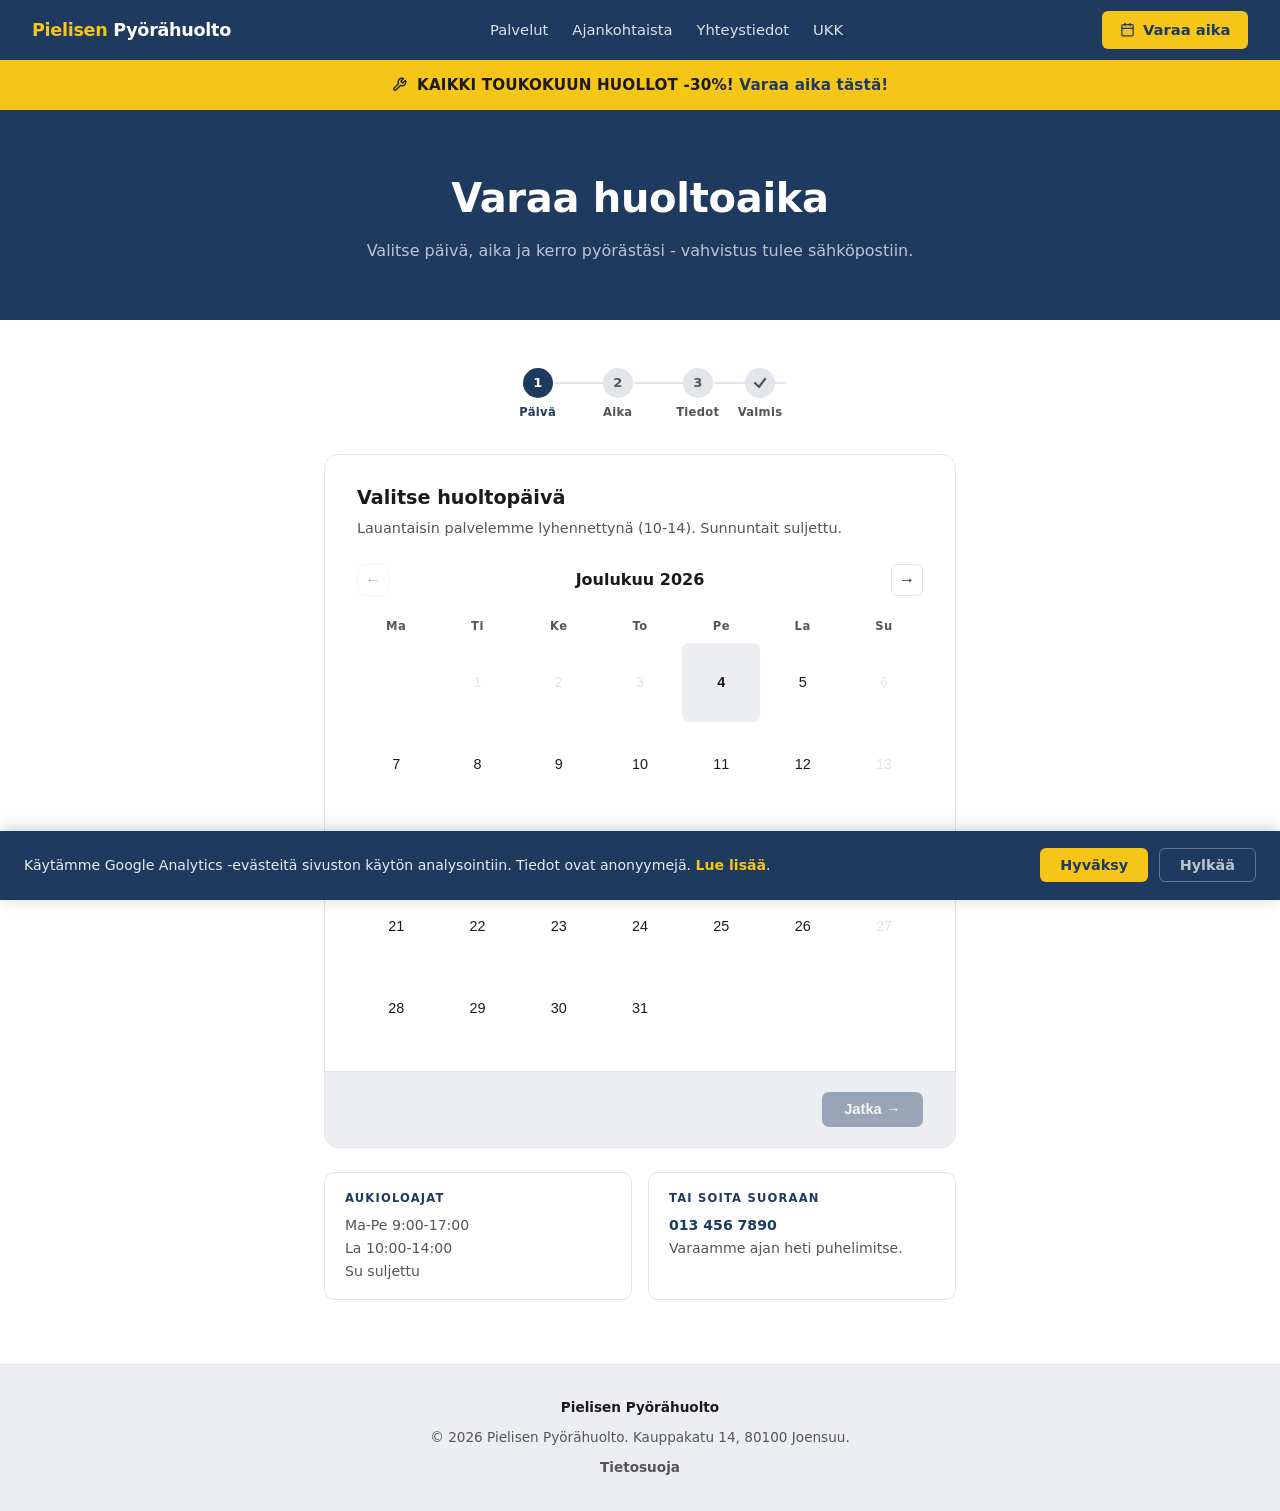
<file: ajanvaraus.html>
<!DOCTYPE html>
<html lang="fi">
<head>
<meta charset="UTF-8">
<meta name="viewport" content="width=device-width,initial-scale=1.0">
<title>Ajanvaraus - Pielisen Pyörähuolto Joensuu</title>
<meta name="description" content="Varaa pyörähuoltoaika verkossa Joensuussa. Pielisen Pyörähuolto, Kauppakatu 14. Perushuolto, täyshuolto, sähköpyörä ja rengaskorjaus.">
<meta name="keywords" content="pyörähuolto ajanvaraus Joensuu, varaa aika pyöräkorjaamo, polkupyörä huolto varaus, Pielisen Pyörähuolto ajanvaraus">
<meta name="robots" content="index, follow">
<meta name="author" content="Pielisen Pyörähuolto">
<meta name="geo.region" content="FI-13">
<meta name="geo.placename" content="Joensuu">
<meta name="geo.position" content="62.5996;29.7636">
<meta name="ICBM" content="62.5996, 29.7636">
<meta property="og:type" content="website">
<meta property="og:locale" content="fi_FI">
<meta property="og:site_name" content="Pielisen Pyörähuolto">
<meta property="og:title" content="Ajanvaraus - Pielisen Pyörähuolto Joensuu">
<meta property="og:description" content="Varaa pyörähuoltoaika verkossa. Perushuolto, täyshuolto, sähköpyörä ja rengaskorjaus Joensuussa.">
<link rel="stylesheet" href="style.css">
<style>
/* ── Page hero ── */
.booking-hero{background:var(--blue);color:var(--white);padding:3.5rem 2rem;text-align:center}
.booking-hero h1{font-size:clamp(1.7rem,4vw,2.5rem);font-weight:800;letter-spacing:-.3px}
.booking-hero p{color:rgba(255,255,255,.7);margin-top:.5rem;font-size:1rem}

/* ── Wizard wrapper ── */
.booking-wrap{max-width:680px;margin:0 auto;padding:3rem 1.5rem 4rem}

/* ── Progress track ── */
.progress-track{display:flex;align-items:center;justify-content:center;gap:0;margin-bottom:2rem}
.progress-step{display:flex;flex-direction:column;align-items:center;gap:.35rem;position:relative}
.progress-step:not(:last-child)::after{content:'';position:absolute;top:14px;left:calc(50% + 16px);width:calc(100% - 8px);height:2px;background:var(--border);z-index:0}
.progress-step.done:not(:last-child)::after{background:var(--blue)}
.step-circle{width:30px;height:30px;border-radius:50%;background:var(--border);color:var(--muted);font-size:.82rem;font-weight:700;display:flex;align-items:center;justify-content:center;position:relative;z-index:1;transition:all .25s}
.progress-step.active .step-circle{background:var(--blue);color:var(--white)}
.progress-step.done .step-circle{background:var(--blue);color:var(--white)}
.step-label{font-size:.72rem;color:var(--muted);font-weight:600;letter-spacing:.3px}
.progress-step.active .step-label{color:var(--blue)}
.progress-step:not(:last-child){min-width:80px}

/* ── Wizard card ── */
.wizard-card{background:var(--white);border:1px solid var(--border);border-radius:14px;overflow:hidden}
.step-panel{display:none}
.step-panel.active{display:flex;flex-direction:column}
.panel-header{padding:1.75rem 2rem 0}
.panel-header h2{font-size:1.2rem;font-weight:800;color:var(--text);margin-bottom:.25rem}
.panel-header p{font-size:.9rem;color:var(--muted)}
.panel-body{padding:1.5rem 2rem;flex:1}
.panel-footer{padding:1.25rem 2rem;border-top:1px solid var(--border);display:flex;justify-content:space-between;align-items:center;background:var(--gray)}

/* ── Calendar ── */
.cal-nav{display:flex;align-items:center;justify-content:space-between;margin-bottom:1rem}
.cal-month{font-weight:700;font-size:1rem;color:var(--text)}
.cal-arrow{background:none;border:1px solid var(--border);border-radius:6px;width:32px;height:32px;cursor:pointer;font-size:1rem;color:var(--text);display:flex;align-items:center;justify-content:center;transition:all .15s}
.cal-arrow:hover:not(:disabled){background:var(--blue);color:var(--white);border-color:var(--blue)}
.cal-arrow:disabled{opacity:.35;cursor:not-allowed}
.cal-grid{display:grid;grid-template-columns:repeat(7,1fr);gap:3px}
.cal-weekday{text-align:center;font-size:.72rem;font-weight:700;color:var(--muted);padding:.3rem 0;letter-spacing:.5px}
.cal-day{border:none;background:none;border-radius:7px;width:100%;aspect-ratio:1;cursor:pointer;font-size:.9rem;color:var(--text);font-weight:500;transition:all .15s;display:flex;align-items:center;justify-content:center}
.cal-day:hover:not(:disabled){background:var(--blue);color:var(--white)}
.cal-day.today{background:var(--gray);font-weight:700}
.cal-day.selected{background:var(--blue);color:var(--white);font-weight:700}
.cal-day.disabled,.cal-day.weekend{color:var(--border);cursor:not-allowed;background:none}
.cal-day.empty{pointer-events:none}

/* ── Time slots ── */
.chosen-date-banner{background:var(--blue);color:var(--white);border-radius:8px;padding:.7rem 1rem;font-size:.9rem;font-weight:600;margin-bottom:1.25rem;display:flex;align-items:center;gap:.5rem}
.time-grid{display:grid;grid-template-columns:repeat(4,1fr);gap:.5rem}
@media(max-width:440px){.time-grid{grid-template-columns:repeat(3,1fr)}}
.time-slot{border:1.5px solid var(--border);border-radius:8px;padding:.65rem .5rem;text-align:center;cursor:pointer;transition:all .15s;background:var(--white)}
.time-slot:hover:not(.booked):not(.selected){border-color:var(--blue);background:#eef3fa}
.time-slot.selected{background:var(--blue);border-color:var(--blue);color:var(--white)}
.time-slot.booked{background:var(--gray);color:var(--muted);cursor:not-allowed;opacity:.6}
.ts-time{display:block;font-size:.95rem;font-weight:700}
.ts-dur{display:block;font-size:.7rem;color:var(--muted);margin-top:1px}
.time-slot.selected .ts-dur{color:rgba(255,255,255,.75)}
.slots-loading{display:flex;align-items:center;gap:.5rem;color:var(--muted);font-size:.9rem;padding:1rem 0}
.dot-spin{width:14px;height:14px;border:2px solid var(--border);border-top-color:var(--blue);border-radius:50%;animation:spin .7s linear infinite;display:inline-block;flex-shrink:0}
@keyframes spin{to{transform:rotate(360deg)}}
.slots-legend{display:flex;gap:1.25rem;margin-top:1rem;font-size:.78rem;color:var(--muted);align-items:center}
.legend-dot{display:inline-block;width:12px;height:12px;border-radius:50%;margin-right:.3rem;vertical-align:middle}

/* ── Summary pill ── */
.booking-summary-pill{background:#eef3fa;border:1px solid #c9d9ee;border-radius:8px;padding:.65rem 1rem;font-size:.88rem;color:var(--blue);font-weight:600;margin-bottom:1.25rem;display:flex;gap:.5rem;align-items:center}

/* ── Contact form ── */
.fgroup{margin-bottom:1.1rem}
.fgroup label{display:block;font-size:.83rem;font-weight:700;color:var(--text);margin-bottom:.35rem}
.fgroup label .req{color:var(--yellow-dark)}
.fgroup input,.fgroup select,.fgroup textarea{width:100%;padding:.75rem 1rem;border:1.5px solid var(--border);border-radius:8px;font-size:.97rem;font-family:inherit;color:var(--text);outline:none;transition:border-color .2s;background:var(--white)}
.fgroup input:focus,.fgroup select:focus,.fgroup textarea:focus{border-color:var(--blue)}
.fgroup input.invalid,.fgroup select.invalid{border-color:#c0392b}
.fgroup select{appearance:none;background-image:url("data:image/svg+xml,%3Csvg xmlns='http://www.w3.org/2000/svg' width='12' height='12' viewBox='0 0 24 24' fill='none' stroke='%23555' stroke-width='2.5' stroke-linecap='round' stroke-linejoin='round'%3E%3Cpolyline points='6 9 12 15 18 9'/%3E%3C/svg%3E");background-repeat:no-repeat;background-position:right 1rem center;padding-right:2.5rem}
.fgroup textarea{resize:vertical;min-height:80px;line-height:1.6}
.form-row-2{display:grid;grid-template-columns:1fr 1fr;gap:1rem}
@media(max-width:480px){.form-row-2{grid-template-columns:1fr}}
.error-flash{background:#fdecea;border:1px solid #f5c6c6;border-radius:6px;padding:.65rem 1rem;font-size:.85rem;color:#c0392b;margin-bottom:1rem;display:none}
.form-notice{font-size:.75rem;color:var(--muted);margin-top:.3rem;text-align:right}

/* ── Buttons ── */
.btn-next{background:var(--blue);color:var(--white);font-weight:700;font-size:.92rem;padding:.6rem 1.4rem;border:none;border-radius:7px;cursor:pointer;transition:background .2s}
.btn-next:hover:not(:disabled){background:var(--blue-light)}
.btn-next:disabled{opacity:.4;cursor:not-allowed}
.btn-prev{background:none;border:1px solid var(--border);color:var(--muted);font-weight:600;font-size:.9rem;padding:.55rem 1.1rem;border-radius:7px;cursor:pointer;transition:all .15s}
.btn-prev:hover{border-color:var(--blue);color:var(--blue)}
.btn-submit-final{background:var(--blue);color:var(--white);font-weight:700;font-size:.95rem;padding:.7rem 1.75rem;border:none;border-radius:7px;cursor:pointer;transition:background .2s;display:flex;align-items:center;gap:.5rem}
.btn-submit-final:hover:not(:disabled){background:var(--blue-light)}
.btn-submit-final:disabled{opacity:.5;cursor:not-allowed}
.bk-spinner{width:14px;height:14px;border:2px solid rgba(255,255,255,.3);border-top-color:#fff;border-radius:50%;animation:spin .7s linear infinite;display:none;flex-shrink:0}

/* ── Success screen ── */
.success-screen{text-align:center;padding:3rem 2rem}
.success-icon{width:70px;height:70px;background:#d4edda;border-radius:50%;display:flex;align-items:center;justify-content:center;margin:0 auto 1.5rem}
.success-icon svg{width:32px;height:32px;stroke:#1a7a4a;stroke-width:2.5;fill:none;stroke-linecap:round;stroke-linejoin:round}
.success-screen h2{font-size:1.5rem;font-weight:800;color:var(--text);margin-bottom:.6rem}
.success-screen p{color:var(--muted);font-size:.97rem;line-height:1.7;max-width:400px;margin:0 auto}
.success-summary{display:block;background:var(--gray);border-radius:10px;padding:1rem 1.5rem;margin:1.5rem 0;text-align:left}
.ss-row{display:flex;gap:2rem;font-size:.9rem;padding:.2rem 0;justify-content:space-between}
.ss-row span{color:var(--muted)}
.ss-row strong{color:var(--text)}
.btn-back-home{display:inline-flex;align-items:center;gap:.4rem;margin-top:.5rem;color:var(--blue);font-weight:700;text-decoration:none;font-size:.95rem}
.btn-back-home:hover{text-decoration:underline}

/* ── Side info ── */
.side-info{display:grid;grid-template-columns:1fr 1fr;gap:1rem;margin-top:1.5rem}
@media(max-width:520px){.side-info{grid-template-columns:1fr}}
.side-box{background:var(--white);border:1px solid var(--border);border-radius:10px;padding:1rem 1.25rem}
.side-box-title{font-size:.72rem;font-weight:700;letter-spacing:1.2px;text-transform:uppercase;color:var(--blue);margin-bottom:.4rem}
.side-box p{font-size:.88rem;color:var(--muted);line-height:1.65}
.side-box a{color:var(--blue);text-decoration:none;font-weight:600}
.side-box a:hover{text-decoration:underline}


</style>
</head>
<body>

<nav>
  <a class="nav-logo" href="index.html"><span>Pielisen</span> Pyörähuolto</a>
  <ul class="nav-links">
    <li><a href="index.html#palvelut">Palvelut</a></li>
    <li><a href="index.html#ajankohtaista">Ajankohtaista</a></li>
    <li><a href="index.html#yhteystiedot">Yhteystiedot</a></li>
    <li><a href="ukk.html">UKK</a></li>
  </ul>
  <div class="nav-right">
    <a class="nav-cta" href="ajanvaraus.html"><svg xmlns="http://www.w3.org/2000/svg" width="15" height="15" viewBox="0 0 24 24" fill="none" stroke="currentColor" stroke-width="2" stroke-linecap="round" stroke-linejoin="round" aria-hidden="true" style="vertical-align:-2px;margin-right:3px"><rect x="3" y="4" width="18" height="18" rx="2" ry="2"/><line x1="16" y1="2" x2="16" y2="6"/><line x1="8" y1="2" x2="8" y2="6"/><line x1="3" y1="10" x2="21" y2="10"/></svg> Varaa aika</a>
    <button class="hamburger" id="hbg" aria-label="Valikko">
      <span></span><span></span><span></span>
    </button>
  </div>
</nav>

<div class="promo-banner"><svg xmlns="http://www.w3.org/2000/svg" width="15" height="15" viewBox="0 0 24 24" fill="none" stroke="currentColor" stroke-width="2.2" stroke-linecap="round" stroke-linejoin="round" style="vertical-align:-2px;margin-right:5px"><path d="M14.7 6.3a1 1 0 0 0 0 1.4l1.6 1.6a1 1 0 0 0 1.4 0l3.77-3.77a6 6 0 0 1-7.94 7.94l-6.91 6.91a2.12 2.12 0 0 1-3-3l6.91-6.91a6 6 0 0 1 7.94-7.94l-3.76 3.76z"/></svg> KAIKKI TOUKOKUUN HUOLLOT -30%! <a href="ajanvaraus.html">Varaa aika tästä!</a></div>

<div class="mobile-menu" id="mob-menu">
  <a href="index.html#palvelut" class="mob-link">Palvelut</a>
  <a href="index.html#ajankohtaista" class="mob-link">Ajankohtaista</a>
  <a href="index.html#yhteystiedot" class="mob-link">Yhteystiedot</a>
  <a href="ukk.html" class="mob-link">UKK</a>
  <a href="ajanvaraus.html" class="m-cta"><svg xmlns="http://www.w3.org/2000/svg" width="16" height="16" viewBox="0 0 24 24" fill="none" stroke="currentColor" stroke-width="2" stroke-linecap="round" stroke-linejoin="round" aria-hidden="true" style="vertical-align:-2px;margin-right:4px"><rect x="3" y="4" width="18" height="18" rx="2" ry="2"/><line x1="16" y1="2" x2="16" y2="6"/><line x1="8" y1="2" x2="8" y2="6"/><line x1="3" y1="10" x2="21" y2="10"/></svg> Varaa aika</a>
</div>

<div class="booking-hero">
  <h1>Varaa huoltoaika</h1>
  <p>Valitse päivä, aika ja kerro pyörästäsi - vahvistus tulee sähköpostiin.</p>
</div>

<div class="booking-wrap">

  <!-- Progress indicator -->
  <div class="progress-track">
    <div class="progress-step active" data-step="1">
      <div class="step-circle">1</div>
      <div class="step-label">Päivä</div>
    </div>
    <div class="progress-step" data-step="2">
      <div class="step-circle">2</div>
      <div class="step-label">Aika</div>
    </div>
    <div class="progress-step" data-step="3">
      <div class="step-circle">3</div>
      <div class="step-label">Tiedot</div>
    </div>
    <div class="progress-step" data-step="4">
      <div class="step-circle">
        <svg width="14" height="14" viewBox="0 0 14 14" fill="none" stroke="currentColor" stroke-width="2.2" stroke-linecap="round" stroke-linejoin="round" aria-hidden="true"><polyline points="2,7 6,11 12,3"/></svg>
      </div>
      <div class="step-label">Valmis</div>
    </div>
  </div>

  <div class="wizard-card">

    <!-- ═══ STEP 1: Calendar ═══ -->
    <div class="step-panel active" id="step1">
      <div class="panel-header">
        <h2>Valitse huoltopäivä</h2>
        <p>Lauantaisin palvelemme lyhennettynä (10-14). Sunnuntait suljettu.</p>
      </div>
      <div class="panel-body">
        <div class="cal-nav">
          <button class="cal-arrow" id="calPrev" onclick="changeMonth(-1)" aria-label="Edellinen kuukausi">&#8592;</button>
          <div class="cal-month" id="calMonth"></div>
          <button class="cal-arrow" id="calNext" onclick="changeMonth(1)" aria-label="Seuraava kuukausi">&#8594;</button>
        </div>
        <div class="cal-grid" id="calGrid"></div>
      </div>
      <div class="panel-footer">
        <span></span>
        <button class="btn-next" id="btnStep1" onclick="goTo(2)" disabled>Jatka &#8594;</button>
      </div>
    </div>

    <!-- ═══ STEP 2: Time slots ═══ -->
    <div class="step-panel" id="step2">
      <div class="panel-header">
        <h2>Valitse huoltoaika</h2>
        <p>Harmaalla merkityt ajat ovat jo varattuja.</p>
      </div>
      <div class="panel-body">
        <div class="chosen-date-banner">
          <svg xmlns="http://www.w3.org/2000/svg" width="16" height="16" viewBox="0 0 24 24" fill="none" stroke="currentColor" stroke-width="2" stroke-linecap="round" stroke-linejoin="round" aria-hidden="true"><rect x="3" y="4" width="18" height="18" rx="2" ry="2"/><line x1="16" y1="2" x2="16" y2="6"/><line x1="8" y1="2" x2="8" y2="6"/><line x1="3" y1="10" x2="21" y2="10"/></svg>
          <span>Valittu päivä: <strong id="chosenDateText">-</strong></span>
        </div>
        <div id="slotsArea">
          <div class="slots-loading"><span class="dot-spin"></span>&nbsp;Ladataan vapaita aikoja...</div>
        </div>
        <div class="slots-legend" id="slotsLegend" style="display:none">
          <span><span class="legend-dot" style="background:var(--blue)"></span>Vapaa</span>
          <span><span class="legend-dot" style="background:var(--gray);border:1.5px solid var(--border)"></span>Varattu</span>
        </div>
      </div>
      <div class="panel-footer">
        <button class="btn-prev" onclick="goTo(1, true)">&#8592; Takaisin</button>
        <button class="btn-next" id="btnStep2" onclick="goTo(3)" disabled>Jatka &#8594;</button>
      </div>
    </div>

    <!-- ═══ STEP 3: Contact + service ═══ -->
    <div class="step-panel" id="step3">
      <div class="panel-header">
        <h2>Yhteystietosi</h2>
        <p>Saat sähköpostiin vahvistuksen varatusta ajasta.</p>
      </div>
      <div class="panel-body">
        <div class="booking-summary-pill">
          <svg xmlns="http://www.w3.org/2000/svg" width="15" height="15" viewBox="0 0 24 24" fill="none" stroke="currentColor" stroke-width="2" stroke-linecap="round" stroke-linejoin="round" aria-hidden="true"><rect x="3" y="4" width="18" height="18" rx="2" ry="2"/><line x1="16" y1="2" x2="16" y2="6"/><line x1="8" y1="2" x2="8" y2="6"/><line x1="3" y1="10" x2="21" y2="10"/></svg>
          <span id="pillText">-</span>
        </div>

        <div class="error-flash" id="errorFlash">Tarkista punaisella merkityt kentät.</div>

        <form id="varausForm" action="varaus.php" method="POST" novalidate>
          <input type="hidden" name="toivottu_pvm"  id="hiddenPvm">
          <input type="hidden" name="toivottu_aika" id="hiddenAika">
          <!-- Honeypot -->
          <div style="display:none" aria-hidden="true">
            <input type="text" name="website" tabindex="-1" autocomplete="off">
          </div>

          <div class="form-row-2">
            <div class="fgroup">
              <label for="nimi">Nimi <span class="req">*</span></label>
              <input type="text" id="nimi" name="nimi" placeholder="Etunimi Sukunimi" maxlength="80" required autocomplete="name">
            </div>
            <div class="fgroup">
              <label for="puhelin">Puhelin</label>
              <input type="tel" id="puhelin" name="puhelin" placeholder="040 123 4567" maxlength="30" autocomplete="tel">
            </div>
          </div>

          <div class="fgroup">
            <label for="email">Sähköposti <span class="req">*</span></label>
            <input type="email" id="email" name="email" placeholder="nimi@esimerkki.fi" maxlength="120" required autocomplete="email">
          </div>

          <div class="form-row-2">
            <div class="fgroup">
              <label for="pyora_tyyppi">Pyörän tyyppi <span class="req">*</span></label>
              <select id="pyora_tyyppi" name="pyora_tyyppi" required>
                <option value="">Valitse...</option>
                <option value="tavallinen">Tavallinen polkupyörä</option>
                <option value="sahkopyora">Sähköpyörä</option>
                <option value="lapsi">Lasten pyörä</option>
                <option value="muu">Muu</option>
              </select>
            </div>
            <div class="fgroup">
              <label for="palvelu">Palvelu <span class="req">*</span></label>
              <select id="palvelu" name="palvelu" required>
                <option value="">Valitse...</option>
                <option value="perushuolto">Perushuolto - 39 €</option>
                <option value="tayshuolto">Täyshuolto - 89 €</option>
                <option value="sahko_huolto">Sähköpyörän huolto - 55 € alkaen</option>
                <option value="rengaskorjaus">Rengaskorjaus - 15 € alkaen</option>
                <option value="muu">Muu / kerron lisää</option>
              </select>
            </div>
          </div>

          <div class="fgroup">
            <label for="lisatiedot">Lisätiedot</label>
            <textarea id="lisatiedot" name="lisatiedot" placeholder="Kerro lisää pyörästäsi tai ongelmasta..." maxlength="1000"></textarea>
          </div>
        </form>
      </div>
      <div class="panel-footer">
        <button class="btn-prev" onclick="goTo(2, true)">&#8592; Takaisin</button>
        <div style="display:flex;flex-direction:column;align-items:flex-end;gap:.25rem">
          <button class="btn-submit-final" id="btnSubmit" onclick="submitForm()">
            <span id="btnSubmitText">Lähetä varaus</span>
            <div class="bk-spinner" id="submitSpinner"></div>
            <span id="btnArrow">&#8594;</span>
          </button>
          <p class="form-notice">Tietosi käsitellään luottamuksellisesti.</p>
        </div>
      </div>
    </div>

    <!-- ═══ STEP 4: Success ═══ -->
    <div class="step-panel" id="step4">
      <div class="success-screen">
        <div class="success-icon">
          <svg viewBox="0 0 24 24"><polyline points="4,12 9,17 20,6"/></svg>
        </div>
        <h2>Varaus lähetetty!</h2>
        <p>Vahvistus on lähetetty sähköpostiisi. Tarkista myös roskapostikansio.</p>
        <div class="success-summary">
          <div class="ss-row"><span>Päivä</span><strong id="ss-pvm">-</strong></div>
          <div class="ss-row"><span>Aika</span><strong id="ss-aika">-</strong></div>
          <div class="ss-row"><span>Osoite</span><strong>Kauppakatu 14, Joensuu</strong></div>
        </div>
        <a href="index.html" class="btn-back-home">&#8592; Takaisin etusivulle</a>
      </div>
    </div>

  </div><!-- /wizard-card -->

  <div class="side-info">
    <div class="side-box">
      <div class="side-box-title">Aukioloajat</div>
      <p>Ma-Pe 9:00-17:00<br>La 10:00-14:00<br>Su suljettu</p>
    </div>
    <div class="side-box">
      <div class="side-box-title">Tai soita suoraan</div>
      <p><a href="tel:+358134567890">013 456 7890</a><br>Varaamme ajan heti puhelimitse.</p>
    </div>
  </div>

</div><!-- /booking-wrap -->

<footer>
  <div class="footer-inner">
    <strong style="color:var(--text)">Pielisen Pyörähuolto</strong>
    <span>&copy; 2026 Pielisen Pyörähuolto. Kauppakatu 14, 80100 Joensuu.</span>
    <a href="tietosuoja.html">Tietosuoja</a>
  </div>
</footer>

<script>
/* ════════════════════════════════
   STATE
════════════════════════════════ */
const state = {
  currentStep:  1,
  selectedDate: null,
  selectedTime: null,
  bookedSlots:  [],
};

const SLOTS_WEEKDAY = ['09:00','10:00','11:00','12:00','13:00','14:00','15:00','16:00'];
const SLOTS_SAT     = ['10:00','11:00','12:00','13:00'];

const FI_MONTHS    = ['Tammikuu','Helmikuu','Maaliskuu','Huhtikuu','Toukokuu','Kesäkuu',
                      'Heinäkuu','Elokuu','Syyskuu','Lokakuu','Marraskuu','Joulukuu'];
const FI_WEEKDAYS  = ['Ma','Ti','Ke','To','Pe','La','Su'];
const FI_DAYS_LONG = ['sunnuntai','maanantai','tiistai','keskiviikko','torstai','perjantai','lauantai'];

/* ════════════════════════════════
   CALENDAR
════════════════════════════════ */
let calViewYear, calViewMonth;

function initCalendar() {
  const now = new Date();
  calViewYear  = now.getFullYear();
  calViewMonth = now.getMonth();
  renderCalendar();
}

function changeMonth(dir) {
  calViewMonth += dir;
  if (calViewMonth > 11) { calViewMonth = 0;  calViewYear++; }
  if (calViewMonth < 0)  { calViewMonth = 11; calViewYear--; }
  renderCalendar();
}

function renderCalendar() {
  const today = new Date(); today.setHours(0,0,0,0);
  const maxDate = new Date(today); maxDate.setMonth(maxDate.getMonth()+3);
  document.getElementById('calMonth').textContent = FI_MONTHS[calViewMonth] + ' ' + calViewYear;

  const isCurrentMonth = calViewYear === today.getFullYear() && calViewMonth === today.getMonth();
  document.getElementById('calPrev').disabled = isCurrentMonth;

  // Disable next arrow when viewing a month that starts at or beyond maxDate
  const viewStart = new Date(calViewYear, calViewMonth, 1);
  document.getElementById('calNext').disabled = viewStart >= maxDate;

  const grid = document.getElementById('calGrid');
  grid.innerHTML = '';

  FI_WEEKDAYS.forEach(d => {
    const el = document.createElement('div');
    el.className = 'cal-weekday';
    el.textContent = d;
    grid.appendChild(el);
  });

  const firstDow = new Date(calViewYear, calViewMonth, 1).getDay();
  const offset   = firstDow === 0 ? 6 : firstDow - 1;
  for (let i = 0; i < offset; i++) {
    const el = document.createElement('div');
    el.className = 'cal-day empty';
    grid.appendChild(el);
  }

  const daysInMonth = new Date(calViewYear, calViewMonth + 1, 0).getDate();
  for (let d = 1; d <= daysInMonth; d++) {
    const date = new Date(calViewYear, calViewMonth, d);
    const dow  = date.getDay(); // 0=Sun
    const isPast    = date < today;
    const isSunday  = dow === 0;
    const isTooFar  = date >= maxDate;
    const isToday   = date.getTime() === today.getTime();
    const isSelected = state.selectedDate && state.selectedDate.getTime() === date.getTime();

    const el = document.createElement('button');
    el.type = 'button';
    el.textContent = d;

    let cls = 'cal-day';
    if (isToday)    cls += ' today';
    if (isSelected) cls += ' selected';
    if (isPast || isSunday || isTooFar) {
      cls += (isSunday) ? ' weekend' : ' disabled';
      el.disabled = true;
    } else {
      el.addEventListener('click', () => selectDay(date));
    }
    el.className = cls;
    grid.appendChild(el);
  }
}

function selectDay(date) {
  state.selectedDate = date;
  state.selectedTime = null;
  renderCalendar();
  document.getElementById('btnStep1').disabled = false;
}

/* ════════════════════════════════
   TIME SLOTS
════════════════════════════════ */
function getSlotsForDate(date) {
  return date.getDay() === 6 ? SLOTS_SAT : SLOTS_WEEKDAY;
}

function loadSlots(dateISO) {
  const area   = document.getElementById('slotsArea');
  const legend = document.getElementById('slotsLegend');
  area.innerHTML = '<div class="slots-loading"><span class="dot-spin"></span>&nbsp;Ladataan vapaita aikoja...</div>';
  legend.style.display = 'none';
  document.getElementById('btnStep2').disabled = true;
  state.selectedTime = null;
  state.bookedSlots  = [];

  fetch('slots.php?date=' + dateISO)
    .then(r => r.json())
    .then(data => {
      state.bookedSlots = data.booked || [];
      renderTimeSlots();
      legend.style.display = 'flex';
    })
    .catch(() => {
      state.bookedSlots = [];
      renderTimeSlots();
      legend.style.display = 'flex';
    });
}

function renderTimeSlots() {
  const area  = document.getElementById('slotsArea');
  const slots = getSlotsForDate(state.selectedDate);
  const grid  = document.createElement('div');
  grid.className = 'time-grid';

  slots.forEach(slot => {
    const isBooked   = state.bookedSlots.includes(slot);
    const isSelected = state.selectedTime === slot;
    const el = document.createElement('div');
    el.className = 'time-slot' + (isBooked ? ' booked' : '') + (isSelected ? ' selected' : '');

    if (isBooked) {
      el.innerHTML = '<span class="ts-time">' + slot + '</span><span class="ts-dur">Varattu</span>';
      el.title = 'Tämä aika on jo varattu';
    } else {
      el.innerHTML = '<span class="ts-time">' + slot + '</span><span class="ts-dur">~1 h</span>';
      el.addEventListener('click', () => selectTime(slot));
    }
    grid.appendChild(el);
  });

  area.innerHTML = '';
  area.appendChild(grid);
}

function selectTime(slot) {
  state.selectedTime = slot;
  renderTimeSlots();
  document.getElementById('btnStep2').disabled = false;
}

/* ════════════════════════════════
   STEP NAVIGATION
════════════════════════════════ */
function goTo(step, goingBack) {
  const current = document.getElementById('step' + state.currentStep);
  const next    = document.getElementById('step' + step);
  if (!current || !next) return;
  updateProgress(step);
  current.classList.remove('active');
  next.classList.add('active');
  state.currentStep = step;

  if (step === 2) {
    document.getElementById('chosenDateText').textContent = formatDateFi(state.selectedDate);
    loadSlots(formatDateISO(state.selectedDate));
  }
  if (step === 3) {
    document.getElementById('pillText').textContent =
      formatDateFi(state.selectedDate) + '  ·  ' + state.selectedTime;
    document.getElementById('hiddenPvm').value  = formatDateISO(state.selectedDate);
    document.getElementById('hiddenAika').value = state.selectedTime;
  }
  document.querySelector('.wizard-card').scrollIntoView({ behavior: 'smooth', block: 'start' });
}

function updateProgress(activeStep) {
  document.querySelectorAll('.progress-step').forEach(el => {
    const s = parseInt(el.dataset.step);
    el.classList.toggle('active', s === activeStep);
    el.classList.toggle('done',   s < activeStep);
  });
}

/* ════════════════════════════════
   FORM SUBMIT
════════════════════════════════ */
function submitForm() {
  let valid = true;
  ['nimi','email','pyora_tyyppi','palvelu'].forEach(id => {
    const el = document.getElementById(id);
    if (!el || !el.value.trim()) { if (el) el.classList.add('invalid'); valid = false; }
    else el.classList.remove('invalid');
  });

  const emailEl = document.getElementById('email');
  if (emailEl.value && !/^[^\s@]+@[^\s@]+\.[^\s@]+$/.test(emailEl.value)) {
    emailEl.classList.add('invalid'); valid = false;
  }

  if (!valid) {
    const flash = document.getElementById('errorFlash');
    flash.textContent = 'Tarkista punaisella merkityt kentät.';
    flash.style.display = 'block';
    return;
  }
  document.getElementById('errorFlash').style.display = 'none';

  const btn = document.getElementById('btnSubmit');
  btn.disabled = true;
  document.getElementById('btnSubmitText').textContent = 'Lähetetään...';
  document.getElementById('submitSpinner').style.display = 'block';
  document.getElementById('btnArrow').style.display = 'none';

  fetch('varaus.php', { method: 'POST', body: new FormData(document.getElementById('varausForm')) })
    .then(res => {
      if (res.redirected && res.url.includes('status=error')) throw new Error('server_error');
    })
    .then(() => {
      document.getElementById('ss-pvm').textContent  = formatDateFi(state.selectedDate);
      document.getElementById('ss-aika').textContent = state.selectedTime;
      goTo(4);
    })
    .catch(() => {
      btn.disabled = false;
      document.getElementById('btnSubmitText').textContent = 'Lähetä varaus';
      document.getElementById('submitSpinner').style.display = 'none';
      document.getElementById('btnArrow').style.display = 'inline';
      const flash = document.getElementById('errorFlash');
      flash.textContent = 'Varauksessa tapahtui virhe. Yritä uudelleen tai soita meille.';
      flash.style.display = 'block';
    });
}

/* ════════════════════════════════
   HELPERS
════════════════════════════════ */
function formatDateFi(date) {
  if (!date) return '-';
  return FI_DAYS_LONG[date.getDay()] + ' ' + date.getDate() + '.' + (date.getMonth()+1) + '.' + date.getFullYear();
}
function formatDateISO(date) {
  if (!date) return '';
  return date.getFullYear() + '-' +
         String(date.getMonth()+1).padStart(2,'0') + '-' +
         String(date.getDate()).padStart(2,'0');
}

// Hamburger
const hbg = document.getElementById('hbg');
const mob = document.getElementById('mob-menu');
hbg.addEventListener('click', () => {
  const open = mob.classList.toggle('open');
  hbg.classList.toggle('active', open);
});
document.querySelectorAll('#mob-menu a').forEach(a => {
  a.addEventListener('click', () => { mob.classList.remove('open'); hbg.classList.remove('active'); });
});

// Clear invalid on input
['nimi','puhelin','email','pyora_tyyppi','palvelu'].forEach(id => {
  const el = document.getElementById(id);
  if (el) el.addEventListener('input', function(){ this.classList.remove('invalid'); });
});

document.addEventListener('DOMContentLoaded', initCalendar);
</script>
<script src="cookie-consent.js"></script>
</body>
</html>
</file>
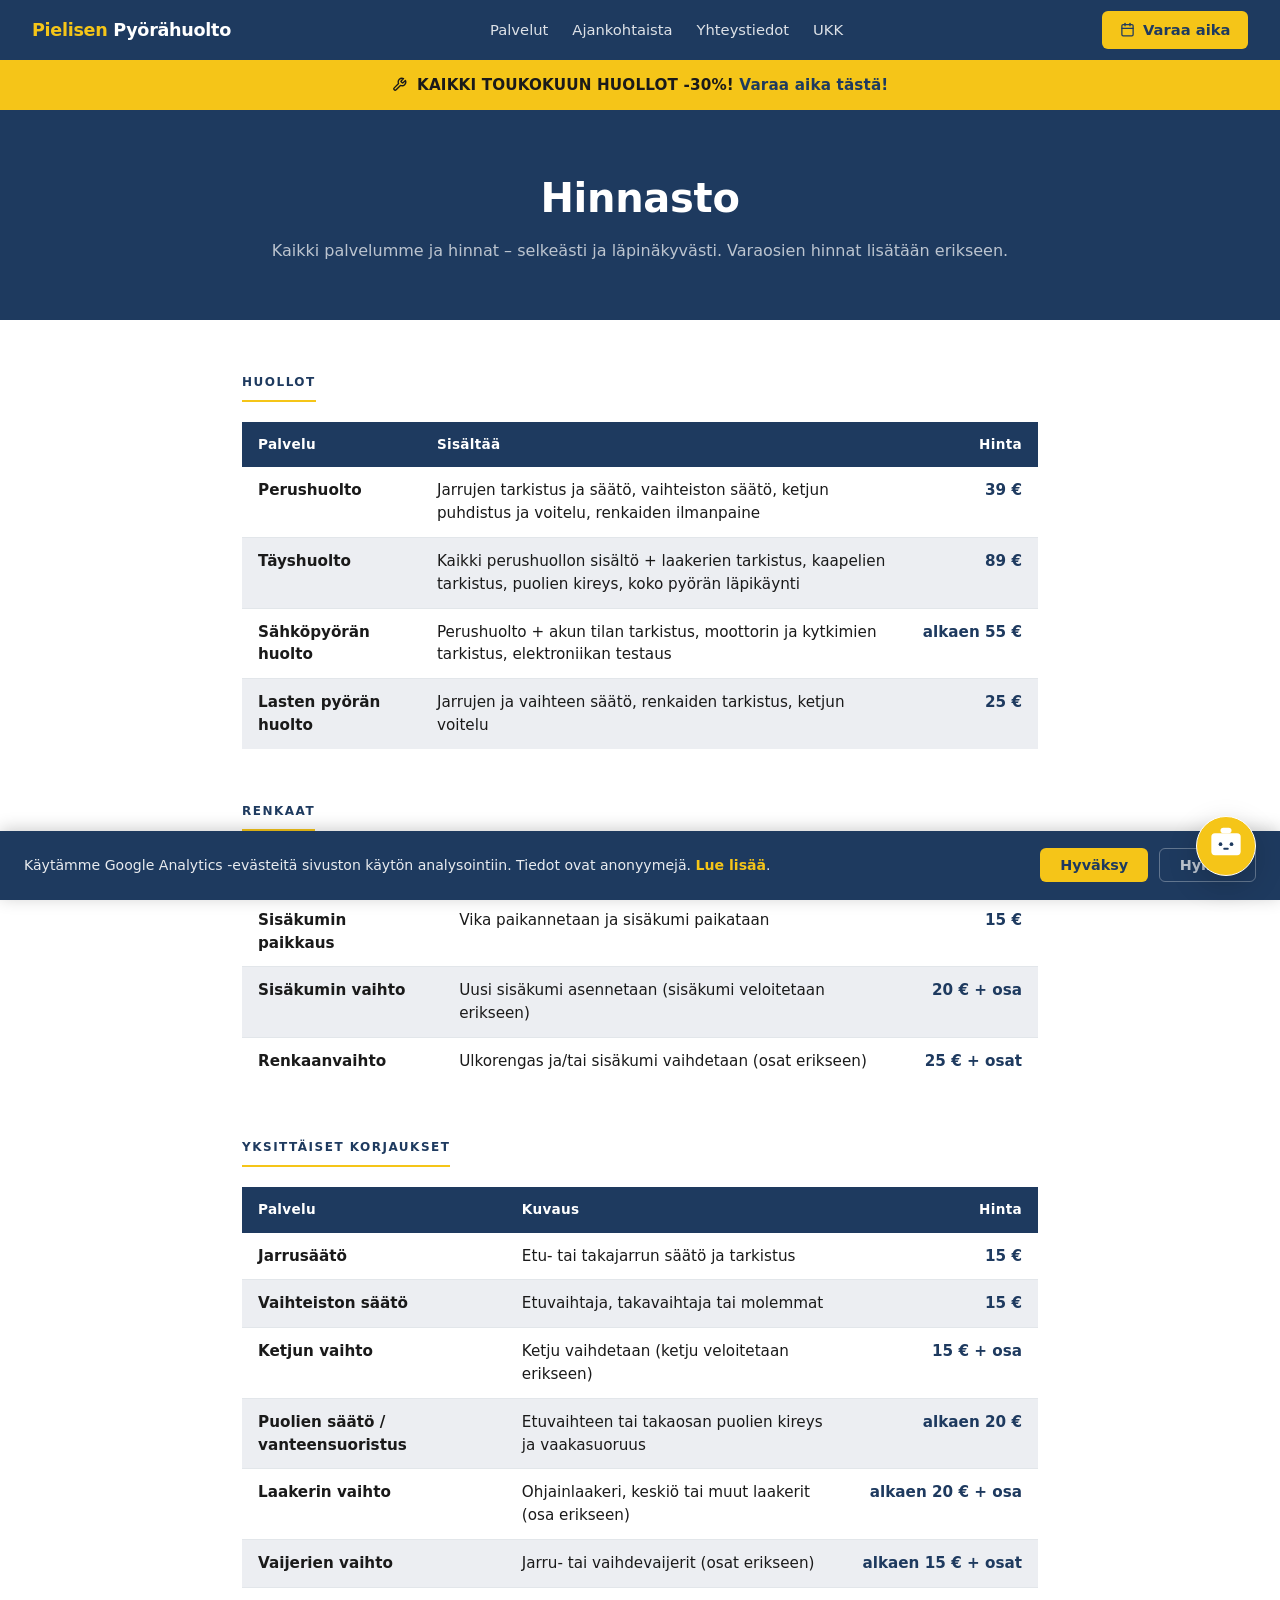
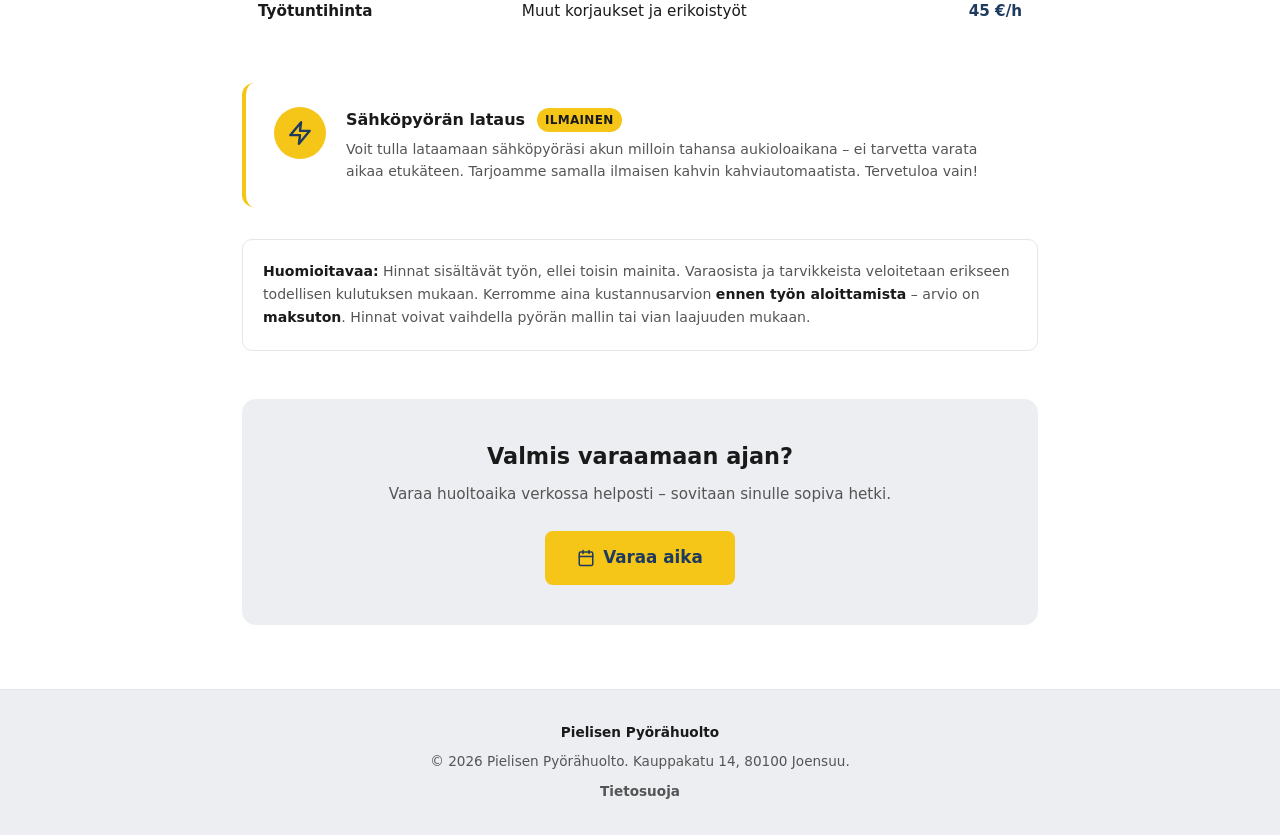
<file: hinnasto.html>
<!DOCTYPE html>
<html lang="fi">
<head>
<meta charset="UTF-8">
<meta name="viewport" content="width=device-width,initial-scale=1.0">
<title>Hinnasto - Pielisen Pyörähuolto Joensuu</title>
<meta name="description" content="Pielisen Pyörähuollon kattava hinnasto. Pyörähuoltojen, rengaskorjausten ja varaosatöiden hinnat Joensuussa. Sähköpyörän lataus ilmainen!">
<meta name="robots" content="index, follow">
<meta name="author" content="Pielisen Pyörähuolto">
<link rel="stylesheet" href="style.css">
<style>
.hinnasto-wrap{max-width:860px;margin:0 auto;padding:3rem 2rem 4rem}
.h-section{margin-bottom:3rem}
.h-section-title{font-size:.75rem;font-weight:700;letter-spacing:1.5px;text-transform:uppercase;color:var(--blue);margin-bottom:1.25rem;padding-bottom:.5rem;border-bottom:2px solid var(--yellow);display:inline-block}

table{width:100%;border-collapse:collapse;font-size:.95rem}
thead th{text-align:left;padding:.75rem 1rem;background:var(--blue);color:#fff;font-weight:700;font-size:.85rem;letter-spacing:.3px}
thead th:last-child{text-align:right}
tbody tr{border-bottom:1px solid var(--border)}
tbody tr:last-child{border-bottom:none}
tbody tr:nth-child(even){background:var(--gray)}
td{padding:.75rem 1rem;color:var(--text);vertical-align:top;line-height:1.5}
td:last-child{text-align:right;white-space:nowrap;font-weight:700;color:var(--blue)}
td.note{font-size:.82rem;color:var(--muted);font-weight:400;padding-top:0;border-bottom:1px solid var(--border)}
td.note[colspan]{padding-left:1rem}

.note-box{background:var(--white);border:1px solid var(--border);border-radius:10px;padding:1.25rem;font-size:.88rem;color:var(--muted);line-height:1.65;margin-top:2rem}
.note-box strong{color:var(--text)}

.hinnasto-cta{text-align:center;margin-top:3rem;padding:2.5rem;background:var(--gray);border-radius:14px}
.hinnasto-cta h2{font-size:1.4rem;font-weight:800;color:var(--text);margin-bottom:.5rem}
.hinnasto-cta p{font-size:.95rem;color:var(--muted);margin-bottom:1.5rem}

@media(max-width:600px){
  .hinnasto-wrap{padding:2rem 1.25rem 3rem}
  td,thead th{padding:.65rem .75rem}
}
</style>
</head>
<body>

<nav>
  <a class="nav-logo" href="index.html"><span>Pielisen</span> Pyörähuolto</a>
  <ul class="nav-links">
    <li><a href="index.html#palvelut">Palvelut</a></li>
    <li><a href="index.html#ajankohtaista">Ajankohtaista</a></li>
    <li><a href="index.html#yhteystiedot">Yhteystiedot</a></li>
    <li><a href="ukk.html">UKK</a></li>
  </ul>
  <div class="nav-right">
    <a class="nav-cta" href="ajanvaraus.html"><svg xmlns="http://www.w3.org/2000/svg" width="15" height="15" viewBox="0 0 24 24" fill="none" stroke="currentColor" stroke-width="2" stroke-linecap="round" stroke-linejoin="round" aria-hidden="true" style="vertical-align:-2px;margin-right:3px"><rect x="3" y="4" width="18" height="18" rx="2" ry="2"/><line x1="16" y1="2" x2="16" y2="6"/><line x1="8" y1="2" x2="8" y2="6"/><line x1="3" y1="10" x2="21" y2="10"/></svg> Varaa aika</a>
    <button class="hamburger" id="hbg" aria-label="Valikko">
      <span></span><span></span><span></span>
    </button>
  </div>
</nav>

<div class="promo-banner"><svg xmlns="http://www.w3.org/2000/svg" width="15" height="15" viewBox="0 0 24 24" fill="none" stroke="currentColor" stroke-width="2.2" stroke-linecap="round" stroke-linejoin="round" style="vertical-align:-2px;margin-right:5px"><path d="M14.7 6.3a1 1 0 0 0 0 1.4l1.6 1.6a1 1 0 0 0 1.4 0l3.77-3.77a6 6 0 0 1-7.94 7.94l-6.91 6.91a2.12 2.12 0 0 1-3-3l6.91-6.91a6 6 0 0 1 7.94-7.94l-3.76 3.76z"/></svg> KAIKKI TOUKOKUUN HUOLLOT -30%! <a href="ajanvaraus.html">Varaa aika tästä!</a></div>

<div class="mobile-menu" id="mob-menu">
  <a href="index.html#palvelut" class="mob-link">Palvelut</a>
  <a href="index.html#ajankohtaista" class="mob-link">Ajankohtaista</a>
  <a href="index.html#yhteystiedot" class="mob-link">Yhteystiedot</a>
  <a href="ukk.html" class="mob-link">UKK</a>
  <a href="ajanvaraus.html" class="m-cta"><svg xmlns="http://www.w3.org/2000/svg" width="16" height="16" viewBox="0 0 24 24" fill="none" stroke="currentColor" stroke-width="2" stroke-linecap="round" stroke-linejoin="round" aria-hidden="true" style="vertical-align:-2px;margin-right:4px"><rect x="3" y="4" width="18" height="18" rx="2" ry="2"/><line x1="16" y1="2" x2="16" y2="6"/><line x1="8" y1="2" x2="8" y2="6"/><line x1="3" y1="10" x2="21" y2="10"/></svg> Varaa aika</a>
</div>

<div class="page-hero">
  <h1>Hinnasto</h1>
  <p>Kaikki palvelumme ja hinnat – selkeästi ja läpinäkyvästi. Varaosien hinnat lisätään erikseen.</p>
</div>

<div class="hinnasto-wrap">

  <!-- HUOLLOT -->
  <div class="h-section">
    <div class="h-section-title">Huollot</div>
    <table>
      <thead>
        <tr><th>Palvelu</th><th>Sisältää</th><th>Hinta</th></tr>
      </thead>
      <tbody>
        <tr>
          <td><strong>Perushuolto</strong></td>
          <td>Jarrujen tarkistus ja säätö, vaihteiston säätö, ketjun puhdistus ja voitelu, renkaiden ilmanpaine</td>
          <td>39 €</td>
        </tr>
        <tr>
          <td><strong>Täyshuolto</strong></td>
          <td>Kaikki perushuollon sisältö + laakerien tarkistus, kaapelien tarkistus, puolien kireys, koko pyörän läpikäynti</td>
          <td>89 €</td>
        </tr>
        <tr>
          <td><strong>Sähköpyörän huolto</strong></td>
          <td>Perushuolto + akun tilan tarkistus, moottorin ja kytkimien tarkistus, elektroniikan testaus</td>
          <td>alkaen 55 €</td>
        </tr>
        <tr>
          <td><strong>Lasten pyörän huolto</strong></td>
          <td>Jarrujen ja vaihteen säätö, renkaiden tarkistus, ketjun voitelu</td>
          <td>25 €</td>
        </tr>
      </tbody>
    </table>
  </div>

  <!-- RENKAAT -->
  <div class="h-section">
    <div class="h-section-title">Renkaat</div>
    <table>
      <thead>
        <tr><th>Palvelu</th><th>Kuvaus</th><th>Hinta</th></tr>
      </thead>
      <tbody>
        <tr>
          <td><strong>Sisäkumin paikkaus</strong></td>
          <td>Vika paikannetaan ja sisäkumi paikataan</td>
          <td>15 €</td>
        </tr>
        <tr>
          <td><strong>Sisäkumin vaihto</strong></td>
          <td>Uusi sisäkumi asennetaan (sisäkumi veloitetaan erikseen)</td>
          <td>20 € + osa</td>
        </tr>
        <tr>
          <td><strong>Renkaanvaihto</strong></td>
          <td>Ulkorengas ja/tai sisäkumi vaihdetaan (osat erikseen)</td>
          <td>25 € + osat</td>
        </tr>
      </tbody>
    </table>
  </div>

  <!-- YKSITTÄISET KORJAUKSET -->
  <div class="h-section">
    <div class="h-section-title">Yksittäiset korjaukset</div>
    <table>
      <thead>
        <tr><th>Palvelu</th><th>Kuvaus</th><th>Hinta</th></tr>
      </thead>
      <tbody>
        <tr>
          <td><strong>Jarrusäätö</strong></td>
          <td>Etu- tai takajarrun säätö ja tarkistus</td>
          <td>15 €</td>
        </tr>
        <tr>
          <td><strong>Vaihteiston säätö</strong></td>
          <td>Etuvaihtaja, takavaihtaja tai molemmat</td>
          <td>15 €</td>
        </tr>
        <tr>
          <td><strong>Ketjun vaihto</strong></td>
          <td>Ketju vaihdetaan (ketju veloitetaan erikseen)</td>
          <td>15 € + osa</td>
        </tr>
        <tr>
          <td><strong>Puolien säätö / vanteensuoristus</strong></td>
          <td>Etuvaihteen tai takaosan puolien kireys ja vaakasuoruus</td>
          <td>alkaen 20 €</td>
        </tr>
        <tr>
          <td><strong>Laakerin vaihto</strong></td>
          <td>Ohjainlaakeri, keskiö tai muut laakerit (osa erikseen)</td>
          <td>alkaen 20 € + osa</td>
        </tr>
        <tr>
          <td><strong>Vaijerien vaihto</strong></td>
          <td>Jarru- tai vaihdevaijerit (osat erikseen)</td>
          <td>alkaen 15 € + osat</td>
        </tr>
        <tr>
          <td><strong>Työtuntihinta</strong></td>
          <td>Muut korjaukset ja erikoistyöt</td>
          <td>45 €/h</td>
        </tr>
      </tbody>
    </table>
  </div>

  <!-- SÄHKÖPYÖRÄN LATAUS -->
  <div class="charging-box">
    <div class="charging-icon">
      <svg xmlns="http://www.w3.org/2000/svg" width="26" height="26" viewBox="0 0 24 24" fill="none" stroke="#1E3A5F" stroke-width="2.2" stroke-linecap="round" stroke-linejoin="round" aria-hidden="true"><path d="M13 2L3 14h9l-1 8 10-12h-9l1-8z"/></svg>
    </div>
    <div>
      <h3>Sähköpyörän lataus <span class="free-badge">ILMAINEN</span></h3>
      <p>Voit tulla lataamaan sähköpyöräsi akun milloin tahansa aukioloaikana – ei tarvetta varata aikaa etukäteen. Tarjoamme samalla ilmaisen kahvin kahviautomaatista. Tervetuloa vain!</p>
    </div>
  </div>

  <!-- HUOMIOITA -->
  <div class="note-box">
    <strong>Huomioitavaa:</strong> Hinnat sisältävät työn, ellei toisin mainita. Varaosista ja tarvikkeista veloitetaan erikseen todellisen kulutuksen mukaan. Kerromme aina kustannusarvion <strong>ennen työn aloittamista</strong> – arvio on <strong>maksuton</strong>. Hinnat voivat vaihdella pyörän mallin tai vian laajuuden mukaan.
  </div>

  <!-- CTA -->
  <div class="hinnasto-cta">
    <h2>Valmis varaamaan ajan?</h2>
    <p>Varaa huoltoaika verkossa helposti – sovitaan sinulle sopiva hetki.</p>
    <a class="btn-primary" href="ajanvaraus.html"><svg xmlns="http://www.w3.org/2000/svg" width="18" height="18" viewBox="0 0 24 24" fill="none" stroke="currentColor" stroke-width="2" stroke-linecap="round" stroke-linejoin="round" aria-hidden="true"><rect x="3" y="4" width="18" height="18" rx="2" ry="2"/><line x1="16" y1="2" x2="16" y2="6"/><line x1="8" y1="2" x2="8" y2="6"/><line x1="3" y1="10" x2="21" y2="10"/></svg> Varaa aika</a>
  </div>

</div>

<footer>
  <div class="footer-inner">
    <strong style="color:var(--text)">Pielisen Pyörähuolto</strong>
    <span>&copy; 2026 Pielisen Pyörähuolto. Kauppakatu 14, 80100 Joensuu.</span>
    <a href="tietosuoja.html">Tietosuoja</a>
  </div>
</footer>

<script>
const hbg=document.getElementById('hbg');
const mob=document.getElementById('mob-menu');
hbg.addEventListener('click',()=>{mob.classList.toggle('open');hbg.classList.toggle('active')});
document.querySelectorAll('.mob-link,.m-cta').forEach(l=>l.addEventListener('click',()=>{mob.classList.remove('open');hbg.classList.remove('active')}));
</script>
<script src="chatbot.js"></script>
<script src="cookie-consent.js"></script>
</body>
</html>
</file>
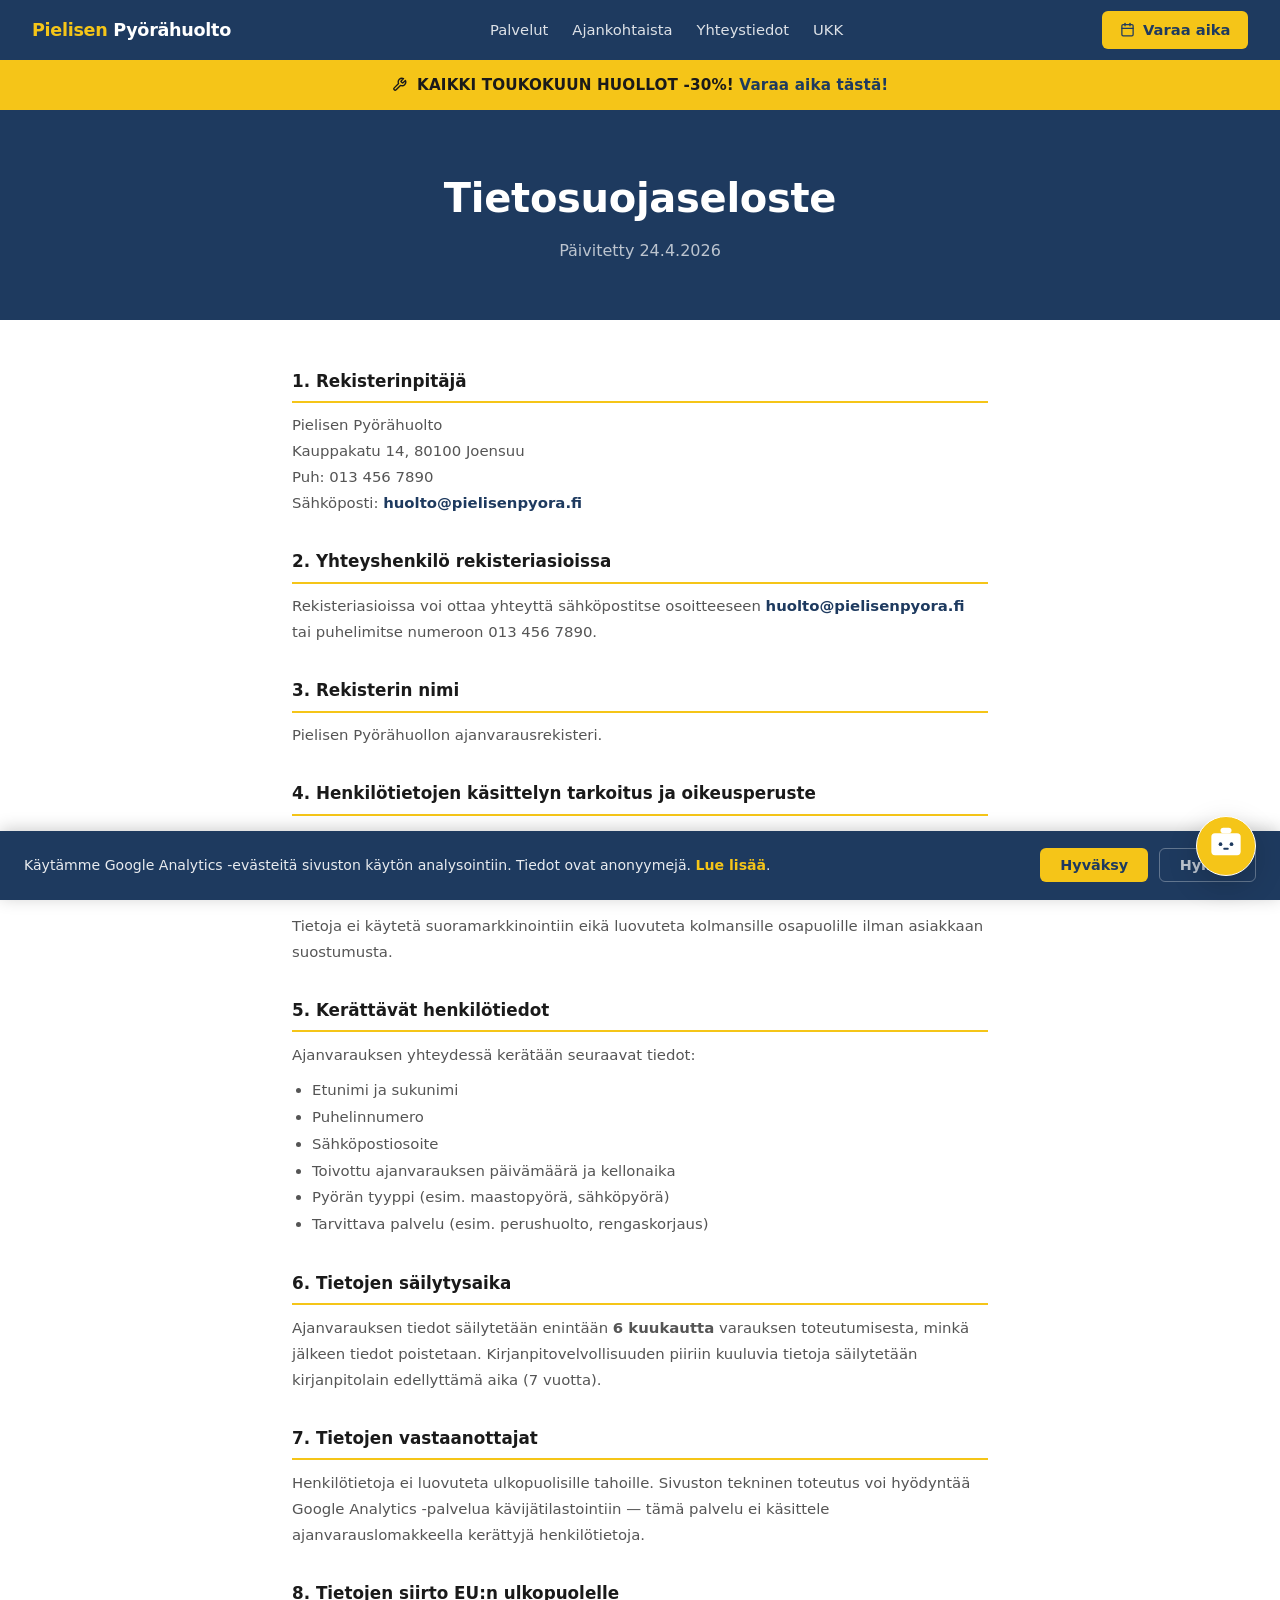
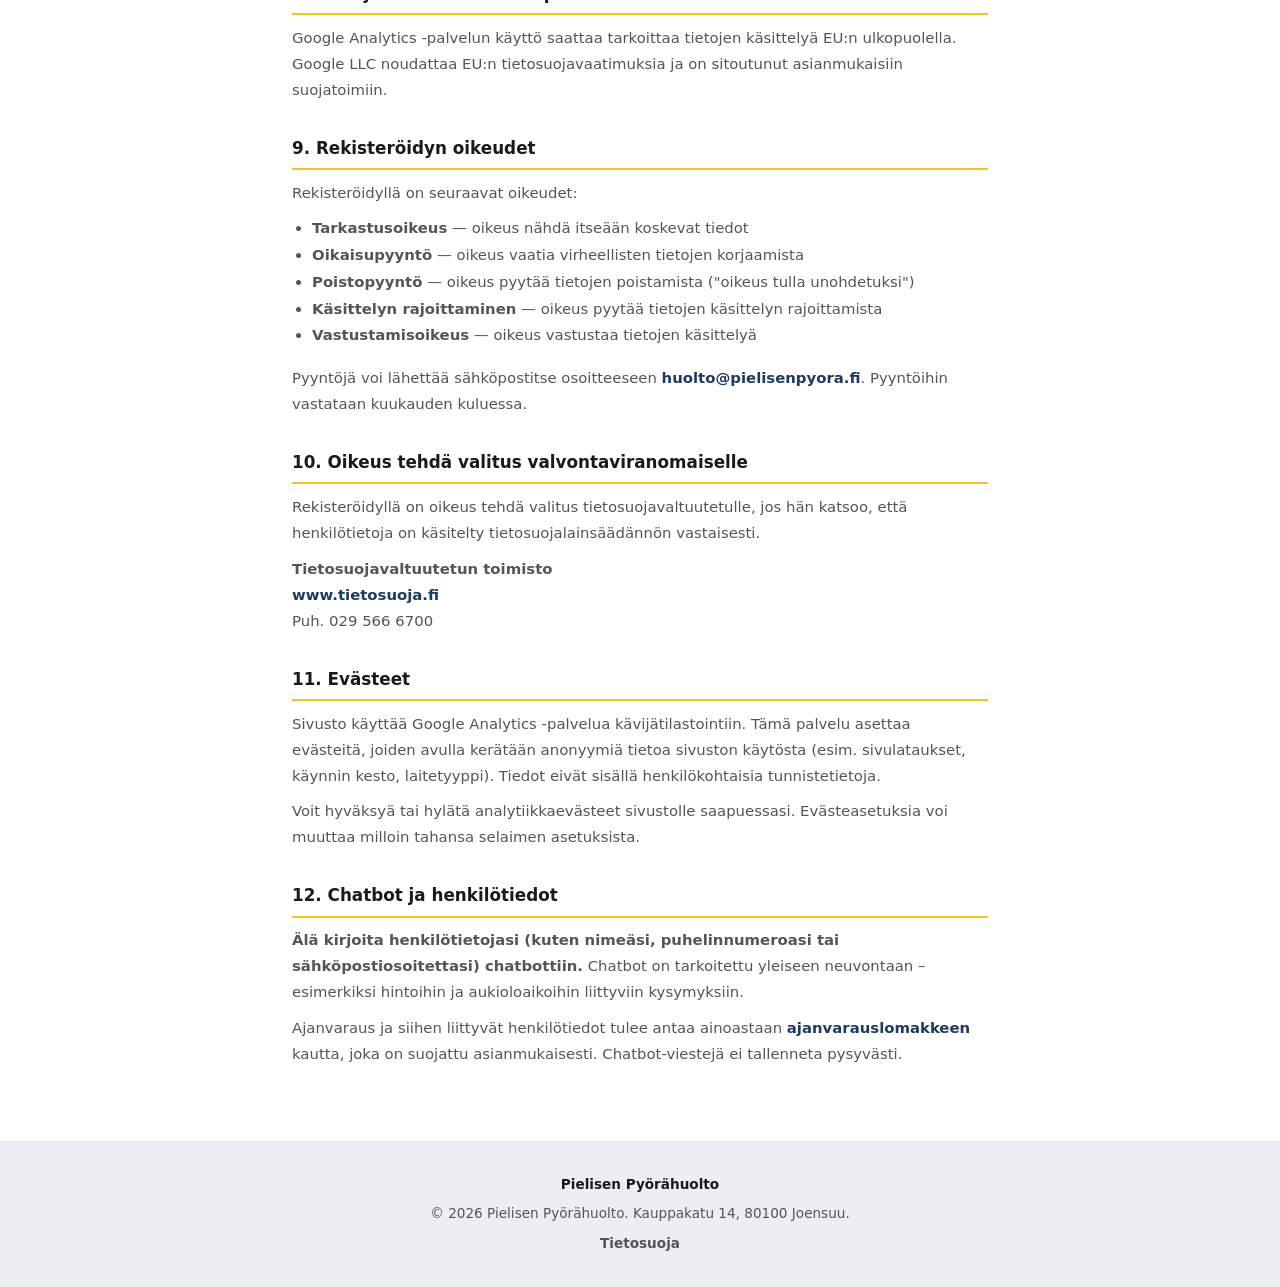
<file: tietosuoja.html>
<!DOCTYPE html>
<html lang="fi">
<head>
<meta charset="UTF-8">
<meta name="viewport" content="width=device-width,initial-scale=1.0">
<title>Tietosuojaseloste - Pielisen Pyörähuolto Joensuu</title>
<meta name="description" content="Pielisen Pyörähuollon tietosuojaseloste. Tietoa henkilötietojen käsittelystä ajanvarauksen yhteydessä.">
<meta name="robots" content="noindex, follow">
<meta name="author" content="Pielisen Pyörähuolto">
<link rel="stylesheet" href="style.css">
<script src="cookie-consent.js"></script>
</head>
<body>

<nav>
  <a class="nav-logo" href="index.html"><span>Pielisen</span> Pyörähuolto</a>
  <ul class="nav-links">
    <li><a href="index.html#palvelut">Palvelut</a></li>
    <li><a href="index.html#ajankohtaista">Ajankohtaista</a></li>
    <li><a href="index.html#yhteystiedot">Yhteystiedot</a></li>
    <li><a href="ukk.html">UKK</a></li>
  </ul>
  <div class="nav-right">
    <a class="nav-cta" href="ajanvaraus.html"><svg xmlns="http://www.w3.org/2000/svg" width="15" height="15" viewBox="0 0 24 24" fill="none" stroke="currentColor" stroke-width="2" stroke-linecap="round" stroke-linejoin="round" aria-hidden="true" style="vertical-align:-2px;margin-right:3px"><rect x="3" y="4" width="18" height="18" rx="2" ry="2"/><line x1="16" y1="2" x2="16" y2="6"/><line x1="8" y1="2" x2="8" y2="6"/><line x1="3" y1="10" x2="21" y2="10"/></svg> Varaa aika</a>
    <button class="hamburger" id="hbg" aria-label="Valikko"><span></span><span></span><span></span></button>
  </div>
</nav>

<div class="promo-banner"><svg xmlns="http://www.w3.org/2000/svg" width="15" height="15" viewBox="0 0 24 24" fill="none" stroke="currentColor" stroke-width="2.2" stroke-linecap="round" stroke-linejoin="round" style="vertical-align:-2px;margin-right:5px"><path d="M14.7 6.3a1 1 0 0 0 0 1.4l1.6 1.6a1 1 0 0 0 1.4 0l3.77-3.77a6 6 0 0 1-7.94 7.94l-6.91 6.91a2.12 2.12 0 0 1-3-3l6.91-6.91a6 6 0 0 1 7.94-7.94l-3.76 3.76z"/></svg> KAIKKI TOUKOKUUN HUOLLOT -30%! <a href="ajanvaraus.html">Varaa aika tästä!</a></div>

<div class="mobile-menu" id="mob-menu">
  <a href="index.html#palvelut" class="mob-link">Palvelut</a>
  <a href="index.html#ajankohtaista" class="mob-link">Ajankohtaista</a>
  <a href="index.html#yhteystiedot" class="mob-link">Yhteystiedot</a>
  <a href="ukk.html" class="mob-link">UKK</a>
  <a href="ajanvaraus.html" class="m-cta"><svg xmlns="http://www.w3.org/2000/svg" width="16" height="16" viewBox="0 0 24 24" fill="none" stroke="currentColor" stroke-width="2" stroke-linecap="round" stroke-linejoin="round" aria-hidden="true" style="vertical-align:-2px;margin-right:4px"><rect x="3" y="4" width="18" height="18" rx="2" ry="2"/><line x1="16" y1="2" x2="16" y2="6"/><line x1="8" y1="2" x2="8" y2="6"/><line x1="3" y1="10" x2="21" y2="10"/></svg> Varaa aika</a>
</div>

<div class="page-hero">
  <h1>Tietosuojaseloste</h1>
  <p class="ts-meta">Päivitetty 24.4.2026</p>
</div>

<div class="ts-wrap">

  <h2>1. Rekisterinpitäjä</h2>
  <p>
    Pielisen Pyörähuolto<br>
    Kauppakatu 14, 80100 Joensuu<br>
    Puh: 013 456 7890<br>
    Sähköposti: <a href="mailto:huolto@pielisenpyora.fi">huolto@pielisenpyora.fi</a>
  </p>

  <h2>2. Yhteyshenkilö rekisteriasioissa</h2>
  <p>Rekisteriasioissa voi ottaa yhteyttä sähköpostitse osoitteeseen <a href="mailto:huolto@pielisenpyora.fi">huolto@pielisenpyora.fi</a> tai puhelimitse numeroon 013 456 7890.</p>

  <h2>3. Rekisterin nimi</h2>
  <p>Pielisen Pyörähuollon ajanvarausrekisteri.</p>

  <h2>4. Henkilötietojen käsittelyn tarkoitus ja oikeusperuste</h2>
  <p>Henkilötietoja kerätään ajanvarauksen tekemistä ja toteuttamista varten. Käsittelyn oikeusperuste on sopimuksen täytäntöönpano (EU:n yleinen tietosuoja-asetus, artikla 6(1)(b)) — asiakas antaa tietonsa vapaaehtoisesti varatessaan huoltoajan.</p>
  <p>Tietoja ei käytetä suoramarkkinointiin eikä luovuteta kolmansille osapuolille ilman asiakkaan suostumusta.</p>

  <h2>5. Kerättävät henkilötiedot</h2>
  <p>Ajanvarauksen yhteydessä kerätään seuraavat tiedot:</p>
  <ul>
    <li>Etunimi ja sukunimi</li>
    <li>Puhelinnumero</li>
    <li>Sähköpostiosoite</li>
    <li>Toivottu ajanvarauksen päivämäärä ja kellonaika</li>
    <li>Pyörän tyyppi (esim. maastopyörä, sähköpyörä)</li>
    <li>Tarvittava palvelu (esim. perushuolto, rengaskorjaus)</li>
  </ul>

  <h2>6. Tietojen säilytysaika</h2>
  <p>Ajanvarauksen tiedot säilytetään enintään <strong>6 kuukautta</strong> varauksen toteutumisesta, minkä jälkeen tiedot poistetaan. Kirjanpitovelvollisuuden piiriin kuuluvia tietoja säilytetään kirjanpitolain edellyttämä aika (7 vuotta).</p>

  <h2>7. Tietojen vastaanottajat</h2>
  <p>Henkilötietoja ei luovuteta ulkopuolisille tahoille. Sivuston tekninen toteutus voi hyödyntää Google Analytics -palvelua kävijätilastointiin — tämä palvelu ei käsittele ajanvarauslomakkeella kerättyjä henkilötietoja.</p>

  <h2>8. Tietojen siirto EU:n ulkopuolelle</h2>
  <p>Google Analytics -palvelun käyttö saattaa tarkoittaa tietojen käsittelyä EU:n ulkopuolella. Google LLC noudattaa EU:n tietosuojavaatimuksia ja on sitoutunut asianmukaisiin suojatoimiin.</p>

  <h2>9. Rekisteröidyn oikeudet</h2>
  <p>Rekisteröidyllä on seuraavat oikeudet:</p>
  <ul>
    <li><strong>Tarkastusoikeus</strong> — oikeus nähdä itseään koskevat tiedot</li>
    <li><strong>Oikaisupyyntö</strong> — oikeus vaatia virheellisten tietojen korjaamista</li>
    <li><strong>Poistopyyntö</strong> — oikeus pyytää tietojen poistamista ("oikeus tulla unohdetuksi")</li>
    <li><strong>Käsittelyn rajoittaminen</strong> — oikeus pyytää tietojen käsittelyn rajoittamista</li>
    <li><strong>Vastustamisoikeus</strong> — oikeus vastustaa tietojen käsittelyä</li>
  </ul>
  <p>Pyyntöjä voi lähettää sähköpostitse osoitteeseen <a href="mailto:huolto@pielisenpyora.fi">huolto@pielisenpyora.fi</a>. Pyyntöihin vastataan kuukauden kuluessa.</p>

  <h2>10. Oikeus tehdä valitus valvontaviranomaiselle</h2>
  <p>Rekisteröidyllä on oikeus tehdä valitus tietosuojavaltuutetulle, jos hän katsoo, että henkilötietoja on käsitelty tietosuojalainsäädännön vastaisesti.</p>
  <p>
    <strong>Tietosuojavaltuutetun toimisto</strong><br>
    <a href="https://www.tietosuoja.fi" target="_blank" rel="noopener">www.tietosuoja.fi</a><br>
    Puh. 029 566 6700
  </p>

  <h2>11. Evästeet</h2>
  <p>Sivusto käyttää Google Analytics -palvelua kävijätilastointiin. Tämä palvelu asettaa evästeitä, joiden avulla kerätään anonyymiä tietoa sivuston käytösta (esim. sivulataukset, käynnin kesto, laitetyyppi). Tiedot eivät sisällä henkilökohtaisia tunnistetietoja.</p>
  <p>Voit hyväksyä tai hylätä analytiikkaevästeet sivustolle saapuessasi. Evästeasetuksia voi muuttaa milloin tahansa selaimen asetuksista.</p>

  <h2>12. Chatbot ja henkilötiedot</h2>
  <p><strong>Älä kirjoita henkilötietojasi (kuten nimeäsi, puhelinnumeroasi tai sähköpostiosoitettasi) chatbottiin.</strong> Chatbot on tarkoitettu yleiseen neuvontaan – esimerkiksi hintoihin ja aukioloaikoihin liittyviin kysymyksiin.</p>
  <p>Ajanvaraus ja siihen liittyvät henkilötiedot tulee antaa ainoastaan <a href="ajanvaraus.html">ajanvarauslomakkeen</a> kautta, joka on suojattu asianmukaisesti. Chatbot-viestejä ei tallenneta pysyvästi.</p>

</div>

<footer>
  <div class="footer-inner">
    <strong style="color:var(--text)">Pielisen Pyörähuolto</strong>
    <span>&copy; 2026 Pielisen Pyörähuolto. Kauppakatu 14, 80100 Joensuu.</span>
    <span>
      <a href="tietosuoja.html">Tietosuoja</a>
    </span>
  </div>
</footer>

<script src="chatbot.js?v=1777047397"></script>
<script>
const hbg=document.getElementById('hbg'),mob=document.getElementById('mob-menu');
hbg.addEventListener('click',()=>{hbg.classList.toggle('open');mob.classList.toggle('open')});
mob.querySelectorAll('a').forEach(a=>a.addEventListener('click',()=>{hbg.classList.remove('open');mob.classList.remove('open')}));
</script>
</body>
</html>
</file>
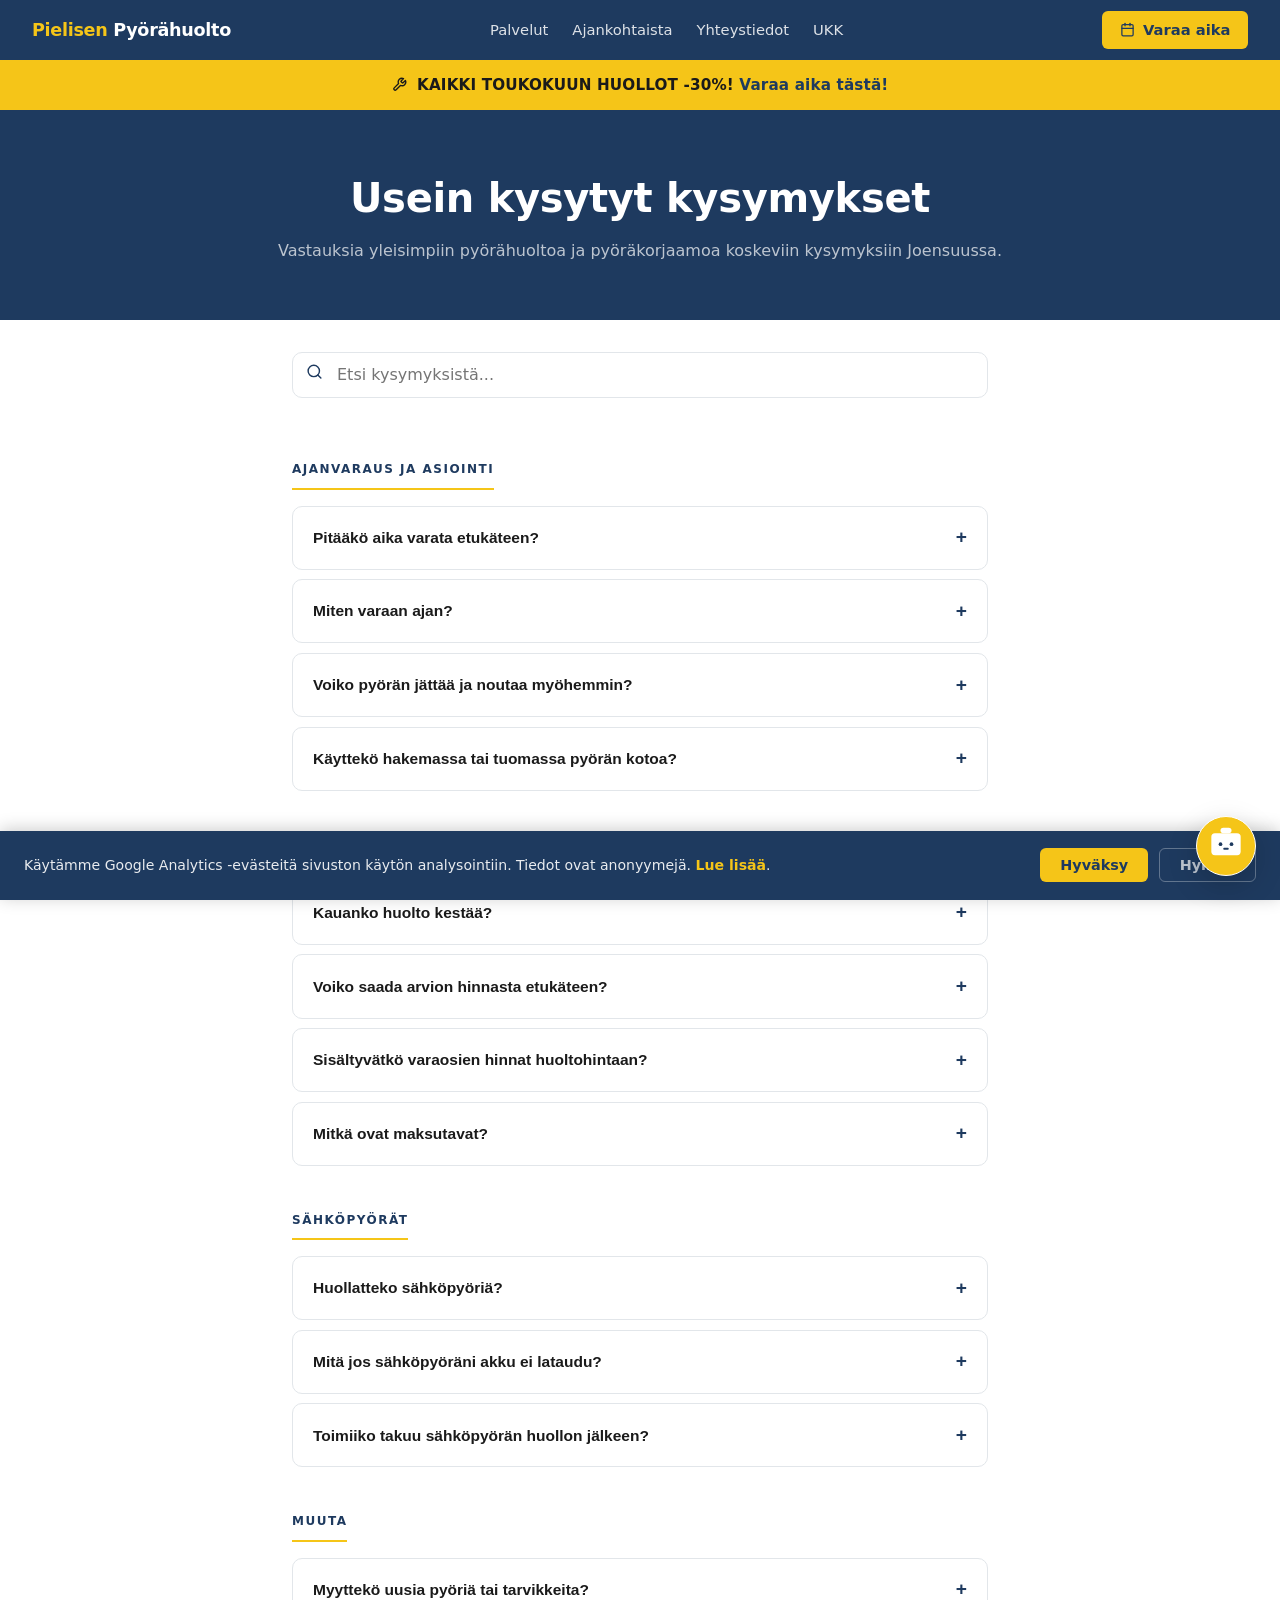
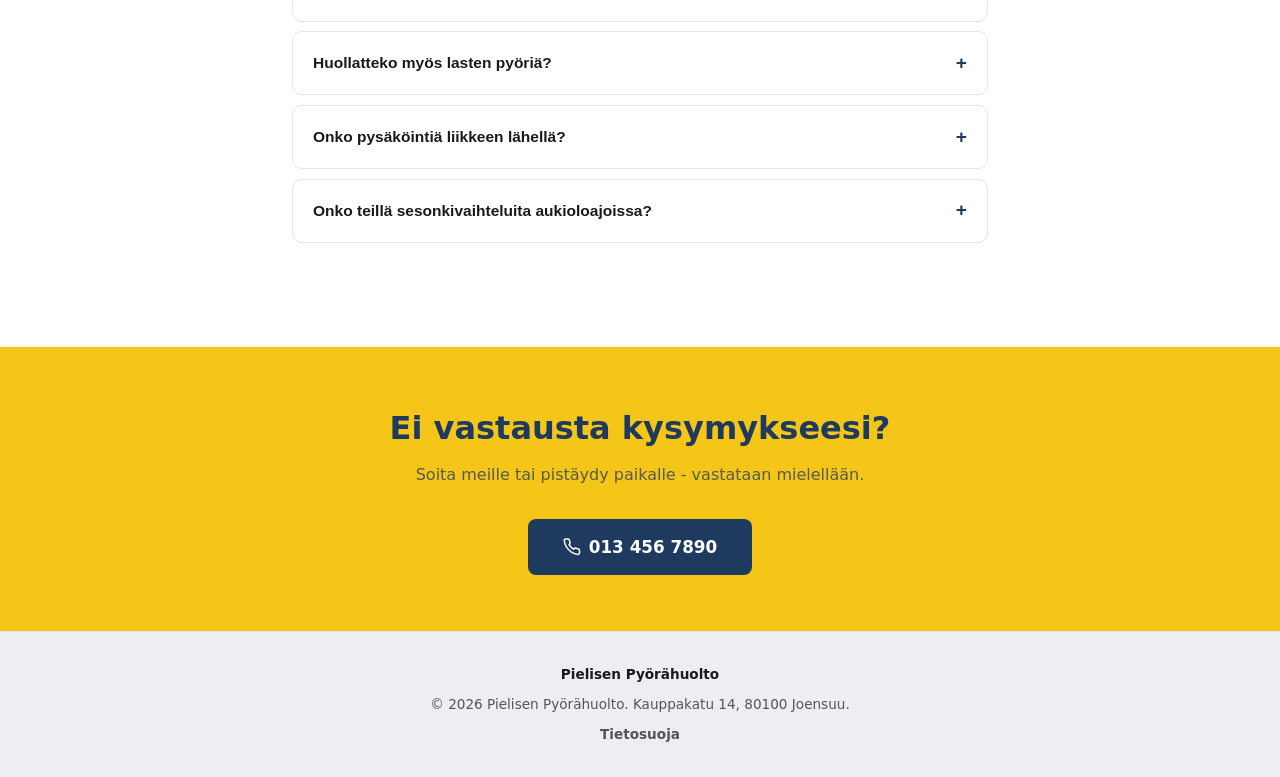
<file: ukk.html>
<!DOCTYPE html>
<html lang="fi">
<head>
<meta charset="UTF-8">
<meta name="viewport" content="width=device-width,initial-scale=1.0">
<title>Usein kysytyt kysymykset - Pielisen Pyörähuolto Joensuu</title>
<meta name="description" content="Usein kysytyt kysymykset pyörähuollosta Joensuussa. Kauanko huolto kestää? Käyttekö kotiin? Toimiiko sähköpyörille? Vastaukset täällä.">
<meta name="keywords" content="pyörähuolto UKK, pyöräkorjaamo kysymykset, Joensuu pyörähuolto, Pielisen Pyörähuolto">
<meta name="robots" content="index, follow">
<meta name="author" content="Pielisen Pyörähuolto">
<!-- Geo -->
<meta name="geo.region" content="FI-13">
<meta name="geo.placename" content="Joensuu">
<meta name="geo.position" content="62.5996;29.7636">
<meta name="ICBM" content="62.5996, 29.7636">
<!-- Open Graph -->
<meta property="og:type" content="website">
<meta property="og:locale" content="fi_FI">
<meta property="og:site_name" content="Pielisen Pyörähuolto">
<meta property="og:title" content="Usein kysytyt kysymykset - Pielisen Pyörähuolto Joensuu">
<meta property="og:description" content="Usein kysytyt kysymykset pyörähuollosta Joensuussa. Kauanko huolto kestää? Käyttekö kotiin? Toimiiko sähköpyörille? Vastaukset täällä.">
<link rel="stylesheet" href="style.css">
<style>

.search-wrap{max-width:760px;margin:0 auto;padding:2rem 2rem 0}
.search-box{position:relative}
.search-box input{width:100%;padding:.8rem 1rem .8rem 2.75rem;border:1.5px solid var(--border);border-radius:10px;font-size:1rem;font-family:inherit;outline:none;transition:border-color .2s;background:var(--white);color:var(--text)}
.search-box input:focus{border-color:var(--blue)}
.search-icon{position:absolute;left:.9rem;top:50%;transform:translateY(-50%);color:var(--muted);pointer-events:none}
.search-count{font-size:.82rem;color:var(--muted);margin-top:.6rem;min-height:1.2em}
.no-results{color:var(--muted);font-size:.95rem;padding:1.5rem 2rem;max-width:760px;margin:0 auto;display:none}

.faq-wrap{max-width:760px;margin:0 auto;padding:2rem 2rem 4rem}
.faq-section{margin-bottom:2.5rem}
.faq-section.all-hidden{display:none}
.faq-section-title{font-size:.75rem;font-weight:700;letter-spacing:1.5px;text-transform:uppercase;color:var(--blue);margin-bottom:1rem;padding-bottom:.5rem;border-bottom:2px solid var(--yellow);display:inline-block}
.faq-item{border:1px solid var(--border);border-radius:10px;margin-bottom:.6rem;overflow:hidden}
.faq-item.hidden{display:none}
.faq-q{width:100%;text-align:left;background:none;border:none;padding:1.1rem 1.25rem;font-size:.97rem;font-weight:700;color:var(--text);cursor:pointer;display:flex;justify-content:space-between;align-items:center;gap:1rem;line-height:1.4}
.faq-q:hover{background:var(--gray)}
.faq-icon{font-size:1.2rem;color:var(--blue);flex-shrink:0;transition:transform .25s;font-style:normal}
.faq-a{display:none;padding:1rem 1.25rem;font-size:.93rem;color:var(--muted);line-height:1.65;border-top:1px solid var(--border)}
.faq-a.open{display:block}
.faq-q.open .faq-icon{transform:rotate(45deg)}
mark{background:rgba(245,197,24,.5);border-radius:2px;padding:0 2px;font-weight:inherit;color:inherit}

@media(max-width:600px){
  .search-wrap,.faq-wrap{padding-left:1.25rem;padding-right:1.25rem}
}
</style>
</head>
<body>

<nav>
  <a class="nav-logo" href="index.html"><span>Pielisen</span> Pyörähuolto</a>
  <ul class="nav-links">
    <li><a href="index.html#palvelut">Palvelut</a></li>
    <li><a href="index.html#ajankohtaista">Ajankohtaista</a></li>
    <li><a href="index.html#yhteystiedot">Yhteystiedot</a></li>
    <li><a href="ukk.html">UKK</a></li>
  </ul>
  <div class="nav-right">
    <a class="nav-cta" href="ajanvaraus.html"><svg xmlns="http://www.w3.org/2000/svg" width="15" height="15" viewBox="0 0 24 24" fill="none" stroke="currentColor" stroke-width="2" stroke-linecap="round" stroke-linejoin="round" aria-hidden="true" style="vertical-align:-2px;margin-right:3px"><rect x="3" y="4" width="18" height="18" rx="2" ry="2"/><line x1="16" y1="2" x2="16" y2="6"/><line x1="8" y1="2" x2="8" y2="6"/><line x1="3" y1="10" x2="21" y2="10"/></svg> Varaa aika</a>
    <button class="hamburger" id="hbg" aria-label="Valikko">
      <span></span><span></span><span></span>
    </button>
  </div>
</nav>

<div class="promo-banner"><svg xmlns="http://www.w3.org/2000/svg" width="15" height="15" viewBox="0 0 24 24" fill="none" stroke="currentColor" stroke-width="2.2" stroke-linecap="round" stroke-linejoin="round" style="vertical-align:-2px;margin-right:5px"><path d="M14.7 6.3a1 1 0 0 0 0 1.4l1.6 1.6a1 1 0 0 0 1.4 0l3.77-3.77a6 6 0 0 1-7.94 7.94l-6.91 6.91a2.12 2.12 0 0 1-3-3l6.91-6.91a6 6 0 0 1 7.94-7.94l-3.76 3.76z"/></svg> KAIKKI TOUKOKUUN HUOLLOT -30%! <a href="ajanvaraus.html">Varaa aika tästä!</a></div>

<div class="mobile-menu" id="mob-menu">
  <a href="index.html#palvelut" class="mob-link">Palvelut</a>
  <a href="index.html#ajankohtaista" class="mob-link">Ajankohtaista</a>
  <a href="index.html#yhteystiedot" class="mob-link">Yhteystiedot</a>
  <a href="ukk.html" class="mob-link">UKK</a>
  <a href="ajanvaraus.html" class="m-cta"><svg xmlns="http://www.w3.org/2000/svg" width="16" height="16" viewBox="0 0 24 24" fill="none" stroke="currentColor" stroke-width="2" stroke-linecap="round" stroke-linejoin="round" aria-hidden="true" style="vertical-align:-2px;margin-right:4px"><rect x="3" y="4" width="18" height="18" rx="2" ry="2"/><line x1="16" y1="2" x2="16" y2="6"/><line x1="8" y1="2" x2="8" y2="6"/><line x1="3" y1="10" x2="21" y2="10"/></svg> Varaa aika</a>
</div>

<div class="page-hero">
  <h1>Usein kysytyt kysymykset</h1>
  <p>Vastauksia yleisimpiin pyörähuoltoa ja pyöräkorjaamoa koskeviin kysymyksiin Joensuussa.</p>
</div>

<div class="search-wrap">
  <div class="search-box">
    <span class="search-icon"><svg xmlns="http://www.w3.org/2000/svg" width="17" height="17" viewBox="0 0 24 24" fill="none" stroke="#1E3A5F" stroke-width="2" stroke-linecap="round" stroke-linejoin="round" aria-hidden="true"><circle cx="11" cy="11" r="8"/><line x1="21" y1="21" x2="16.65" y2="16.65"/></svg></span>
    <input type="text" id="faq-search" placeholder="Etsi kysymyksistä..." oninput="filterFaq(this.value)" autocomplete="off" aria-label="Etsi kysymyksistä">
  </div>
  <div class="search-count" id="search-count"></div>
</div>
<p class="no-results" id="no-results"></p>

<div class="faq-wrap">

  <div class="faq-section" data-section>
    <div class="faq-section-title">Ajanvaraus ja asiointi</div>
    <div class="faq-item"><button class="faq-q" onclick="toggle(this)"><span class="faq-text">Pitääkö aika varata etukäteen?</span><i class="faq-icon">+</i></button><div class="faq-a">Pienemmissä töissä, kuten rengaskorjauksissa, voi usein tulla suoraan ilman varausta. Huoltoihin suosittelemme varaamaan ajan etukäteen verkossa tai soittamalla, jotta voimme varata sinulle sopivan ajan. Keväällä ja kesällä kysyntä on kova Joensuun pyöräkorjaamollamme, joten aika kannattaa varata hyvissä ajoin.</div></div>
    <div class="faq-item"><button class="faq-q" onclick="toggle(this)"><span class="faq-text">Miten varaan ajan?</span><i class="faq-icon">+</i></button><div class="faq-a">Helpoin tapa on varata aika verkossa ajanvarausjärjestelmämme kautta. Voit myös soittaa numeroon 013 456 7890 aukioloaikana tai pistäytyä suoraan liikkeeseen Kauppakatu 14, Joensuu.</div></div>
    <div class="faq-item"><button class="faq-q" onclick="toggle(this)"><span class="faq-text">Voiko pyörän jättää ja noutaa myöhemmin?</span><i class="faq-icon">+</i></button><div class="faq-a">Kyllä. Voit tuoda pyörän aamulla ja noutaa sen myöhemmin saman päivän aikana tai sovittuna aikana. Soitamme tai lähetämme viestin, kun pyörä on valmis.</div></div>
    <div class="faq-item"><button class="faq-q" onclick="toggle(this)"><span class="faq-text">Käyttekö hakemassa tai tuomassa pyörän kotoa?</span><i class="faq-icon">+</i></button><div class="faq-a">Emme tarjoa tällä hetkellä kotiinkuljetuspalvelua. Pyörä tulee tuoda itse liikkeeseen osoitteeseen Kauppakatu 14, Joensuu.</div></div>
  </div>

  <div class="faq-section" data-section>
    <div class="faq-section-title">Huoltoajat ja hinnoittelu</div>
    <div class="faq-item"><button class="faq-q" onclick="toggle(this)"><span class="faq-text">Kauanko huolto kestää?</span><i class="faq-icon">+</i></button><div class="faq-a">Perushuolto valmistuu yleensä 1–2 tunnissa. Täyshuolto kestää tyypillisesti puolesta päivästä kokonaiseen päivään. Jos tarvitaan erikoisosia, toimitusaika saattaa pidentää työn kestoa - kerromme tästä etukäteen.</div></div>
    <div class="faq-item"><button class="faq-q" onclick="toggle(this)"><span class="faq-text">Voiko saada arvion hinnasta etukäteen?</span><i class="faq-icon">+</i></button><div class="faq-a">Kyllä, aina. Emme aloita työtä ennen kuin olet hyväksynyt kustannusarvion. Arvio on maksuton. Ota pyörä mukaan tai kuvaile vika puhelimessa, niin annamme alustavan arvion.</div></div>
    <div class="faq-item"><button class="faq-q" onclick="toggle(this)"><span class="faq-text">Sisältyvätkö varaosien hinnat huoltohintaan?</span><i class="faq-icon">+</i></button><div class="faq-a">Kiinteät huoltohinnat sisältävät työn. Varaosien hinnat veloitetaan erikseen tarpeen mukaan. Kerromme aina etukäteen, jos tarvitaan varaosia ja paljonko ne maksavat.</div></div>
    <div class="faq-item"><button class="faq-q" onclick="toggle(this)"><span class="faq-text">Mitkä ovat maksutavat?</span><i class="faq-icon">+</i></button><div class="faq-a">Hyväksymme käteisen, pankkikortin sekä yleisimmät luottokortit. Maksu suoritetaan työn valmistuttua noutohetkellä.</div></div>
  </div>

  <div class="faq-section" data-section>
    <div class="faq-section-title">Sähköpyörät</div>
    <div class="faq-item"><button class="faq-q" onclick="toggle(this)"><span class="faq-text">Huollatteko sähköpyöriä?</span><i class="faq-icon">+</i></button><div class="faq-a">Kyllä. Hoidamme sähköpyörien perushuollot, rengaskorjaukset sekä akun ja moottorin tarkistukset Joensuussa. Sähköpyörän huollon hinta riippuu pyörän mallista ja tehtävästä työstä - pyydä arvio etukäteen.</div></div>
    <div class="faq-item"><button class="faq-q" onclick="toggle(this)"><span class="faq-text">Mitä jos sähköpyöräni akku ei lataudu?</span><i class="faq-icon">+</i></button><div class="faq-a">Tuo pyörä meille tarkistukseen. Tarkistamme akun kunnon ja latausjärjestelmän. Jos akku on viallinen, selvitämme saatavuuden ja kustannukset ennen korjausta.</div></div>
    <div class="faq-item"><button class="faq-q" onclick="toggle(this)"><span class="faq-text">Toimiiko takuu sähköpyörän huollon jälkeen?</span><i class="faq-icon">+</i></button><div class="faq-a">Huoltotyölle annetaan kolmen kuukauden työtakuu. Varaosien takuu määräytyy valmistajan takuuehtojen mukaan. Sähköjärjestelmiin liittyvissä takuukysymyksissä suosittelemme olemaan yhteydessä myös pyörän maahantuojaan.</div></div>
  </div>

  <div class="faq-section" data-section>
    <div class="faq-section-title">Muuta</div>
    <div class="faq-item"><button class="faq-q" onclick="toggle(this)"><span class="faq-text">Myyttekö uusia pyöriä tai tarvikkeita?</span><i class="faq-icon">+</i></button><div class="faq-a">Meiltä löytyy yleisimmät varaosat ja tarvikkeet, kuten sisäkumit, jarrukengät, kaapelit ja ketjut. Uusia kokonaisia pyöriä emme myy - keskitymme huoltoon ja korjaukseen.</div></div>
    <div class="faq-item"><button class="faq-q" onclick="toggle(this)"><span class="faq-text">Huollatteko myös lasten pyöriä?</span><i class="faq-icon">+</i></button><div class="faq-a">Kyllä, lasten pyörät ovat erittäin tervetulleita. Pienten pyörien huolto on usein nopeaa ja edullista. Turvallinen polkupyörä lapselle on aina tärkeää!</div></div>
    <div class="faq-item"><button class="faq-q" onclick="toggle(this)"><span class="faq-text">Onko pysäköintiä liikkeen lähellä?</span><i class="faq-icon">+</i></button><div class="faq-a">Liikkeessämme on pyöräparkki pihan puolella. Autoille löytyy maksullisia parkkipaikkoja kadun varrelta sekä lähiparkkihalleista. Sijaitsemme kävelymatkan päässä Joensuun torilta.</div></div>
    <div class="faq-item"><button class="faq-q" onclick="toggle(this)"><span class="faq-text">Onko teillä sesonkivaihteluita aukioloajoissa?</span><i class="faq-icon">+</i></button><div class="faq-a">Kyllä. Huhti-toukokuussa olemme lauantaisin auki klo 10-16 normaalin 10-14 sijaan kysynnän kasvaessa. Seuraa sivujemme ajankohtaista-osiota mahdollisten muutosten varalta.</div></div>
  </div>

</div>

<div class="cta-strip">
  <div style="max-width:900px;margin:0 auto">
    <h2>Ei vastausta kysymykseesi?</h2>
    <p>Soita meille tai pistäydy paikalle - vastataan mielellään.</p>
    <a class="btn-blue" href="tel:+358134567890"><svg xmlns="http://www.w3.org/2000/svg" width="18" height="18" viewBox="0 0 24 24" fill="none" stroke="currentColor" stroke-width="2" stroke-linecap="round" stroke-linejoin="round" aria-hidden="true"><path d="M22 16.92v3a2 2 0 0 1-2.18 2 19.79 19.79 0 0 1-8.63-3.07A19.5 19.5 0 0 1 4.69 12a19.79 19.79 0 0 1-3.07-8.67A2 2 0 0 1 3.6 1.18h3a2 2 0 0 1 2 1.72 12.84 12.84 0 0 0 .7 2.81 2 2 0 0 1-.45 2.11L8.09 8.91a16 16 0 0 0 6 6l.81-.81a2 2 0 0 1 2.11-.45 12.84 12.84 0 0 0 2.81.7A2 2 0 0 1 21.82 16.18z"/></svg> 013 456 7890</a>
  </div>
</div>

<footer>
  <div class="footer-inner">
    <strong style="color:var(--text)">Pielisen Pyörähuolto</strong>
    <span>&copy; 2026 Pielisen Pyörähuolto. Kauppakatu 14, 80100 Joensuu.</span>
    <a href="tietosuoja.html">Tietosuoja</a>
  </div>
</footer>

<script>
function toggle(btn){
  const a=btn.nextElementSibling;
  a.classList.toggle('open');
  btn.classList.toggle('open');
}

function esc(s){return s.replace(/[.*+?^${}()|[\]\\]/g,'\\$&')}

function highlight(text,term){
  return text.replace(new RegExp(`(${esc(term)})`,'gi'),'<mark>$1</mark>');
}

function filterFaq(q){
  const term=q.trim().toLowerCase();
  const items=document.querySelectorAll('.faq-item');
  const sections=document.querySelectorAll('.faq-section[data-section]');
  const noRes=document.getElementById('no-results');
  const countEl=document.getElementById('search-count');
  let visible=0;

  items.forEach(item=>{
    const textEl=item.querySelector('.faq-text');
    const ansEl=item.querySelector('.faq-a');
    const origQ=textEl.textContent;
    const origA=ansEl.textContent;
    const match=!term||origQ.toLowerCase().includes(term)||origA.toLowerCase().includes(term);

    item.classList.toggle('hidden',!match);
    if(match){
      visible++;
      textEl.innerHTML=term?highlight(origQ,term):origQ;
      if(term){ansEl.classList.add('open');item.querySelector('.faq-q').classList.add('open');}
      else{ansEl.classList.remove('open');item.querySelector('.faq-q').classList.remove('open');}
    }
  });

  sections.forEach(sec=>{
    const any=[...sec.querySelectorAll('.faq-item')].some(i=>!i.classList.contains('hidden'));
    sec.classList.toggle('all-hidden',!any);
  });

  const none=visible===0&&!!term;
  noRes.style.display=none?'block':'none';
  noRes.textContent=none?`Ei tuloksia haulla "${q.trim()}".`:'';
  countEl.textContent=term?`${visible} tulos${visible!==1?'ta':''}` :'';
}

const hbg=document.getElementById('hbg'),mob=document.getElementById('mob-menu');
hbg.addEventListener('click',()=>{hbg.classList.toggle('open');mob.classList.toggle('open')});
mob.querySelectorAll('a').forEach(a=>a.addEventListener('click',()=>{hbg.classList.remove('open');mob.classList.remove('open')}));
</script>
<script src="chatbot.js"></script>
<script src="cookie-consent.js"></script>
</body>
</html>
</file>
<file: style.css>
*{margin:0;padding:0;box-sizing:border-box}
:root{--blue:#1E3A5F;--blue-light:#2a5080;--yellow:#F5C518;--yellow-dark:#d4a900;--gray:#eceef2;--text:#1a1a1a;--muted:#555;--border:#e2e6ea;--white:#fff}
html{scroll-behavior:smooth}
body{font-family:system-ui,-apple-system,sans-serif;color:var(--text);font-size:16px;line-height:1.6}

nav{background:var(--blue);padding:0 2rem;display:flex;align-items:center;justify-content:space-between;position:sticky;top:0;z-index:200;height:60px}
.nav-logo{color:var(--white);font-weight:700;font-size:1.1rem;text-decoration:none;letter-spacing:-0.3px}
.nav-logo span{color:var(--yellow)}
.nav-links{display:flex;gap:1.5rem;list-style:none;align-items:center}
.nav-links a{color:rgba(255,255,255,0.85);text-decoration:none;font-size:0.92rem;transition:color .2s}
.nav-links a:hover{color:var(--yellow)}
.nav-right{display:flex;align-items:center;gap:1rem}
.nav-cta{background:var(--yellow);color:var(--blue);font-weight:700;padding:.45rem 1.1rem;border-radius:6px;text-decoration:none;font-size:.92rem;white-space:nowrap;transition:background .2s}
.nav-cta:hover{background:var(--yellow-dark)}

.hamburger{display:none;flex-direction:column;gap:5px;cursor:pointer;padding:4px;background:none;border:none}
.hamburger span{display:block;width:24px;height:2px;background:var(--white);border-radius:2px;transition:all .25s}
.hamburger.open span:nth-child(1){transform:translateY(7px) rotate(45deg)}
.hamburger.open span:nth-child(2){opacity:0}
.hamburger.open span:nth-child(3){transform:translateY(-7px) rotate(-45deg)}

.mobile-menu{display:none;position:fixed;top:60px;left:0;right:0;background:var(--blue);z-index:199;flex-direction:column;padding:1rem 1.5rem 1.5rem;gap:.25rem;box-shadow:0 8px 24px rgba(0,0,0,.3)}
.mobile-menu.open{display:flex}
.mobile-menu a{color:rgba(255,255,255,.85);text-decoration:none;font-size:1rem;padding:.65rem 0;border-bottom:1px solid rgba(255,255,255,.08)}
.mobile-menu a:last-child{border-bottom:none}
.mobile-menu .m-cta{margin-top:.75rem;background:var(--yellow);color:var(--blue);font-weight:700;text-align:center;padding:.75rem;border-radius:8px;border-bottom:none}

.hero{background:linear-gradient(rgba(20,38,65,.78),rgba(20,38,65,.82)),url('images/image.png') center/cover no-repeat;color:var(--white);padding:5rem 2rem 4.5rem;text-align:center}
.hero-badge{display:inline-block;background:rgba(245,197,24,.15);border:1px solid rgba(245,197,24,.4);color:var(--yellow);font-size:.8rem;padding:.3rem .9rem;border-radius:20px;margin-bottom:1.5rem;letter-spacing:.5px;text-transform:uppercase}
.hero h1{font-size:clamp(2rem,5vw,3.2rem);font-weight:800;line-height:1.15;margin-bottom:1rem;letter-spacing:-.5px}
.hero h1 span{color:var(--yellow)}
.hero p{font-size:1.15rem;color:rgba(255,255,255,.8);max-width:520px;margin:0 auto 2.5rem}
.hero-actions{display:flex;gap:1rem;justify-content:center;flex-wrap:wrap}
.btn-primary{background:var(--yellow);color:var(--blue);font-weight:800;padding:.85rem 2rem;border-radius:8px;text-decoration:none;font-size:1.05rem;display:inline-flex;align-items:center;gap:.5rem;transition:background .2s;border:none;cursor:pointer}
.btn-primary:hover{background:var(--yellow-dark)}
.btn-outline{background:transparent;color:var(--white);font-weight:600;padding:.85rem 2rem;border-radius:8px;text-decoration:none;font-size:1.05rem;border:1.5px solid rgba(255,255,255,.35);transition:border-color .2s}
.btn-outline:hover{border-color:rgba(255,255,255,.7)}
.hero-note{margin-top:1.5rem;font-size:.85rem;color:rgba(255,255,255,.45)}

section{padding:4.5rem 0}
.container{max-width:900px;margin:0 auto;padding:0 2rem}
.section-label{font-size:.78rem;font-weight:700;letter-spacing:1.5px;text-transform:uppercase;color:var(--blue);margin-bottom:.5rem}
.section-title{font-size:clamp(1.5rem,3vw,2.2rem);font-weight:800;color:var(--text);margin-bottom:.75rem;letter-spacing:-.3px}
.section-sub{color:var(--muted);max-width:520px;margin-bottom:2.5rem}

/* NEWS */
.news-section{background:var(--gray)}
.news-grid{display:grid;gap:1rem}
.news-card{background:var(--white);border:1px solid var(--border);border-radius:10px;padding:1.5rem;display:flex;flex-direction:column;gap:.5rem}
.news-date{font-size:.78rem;color:var(--muted);letter-spacing:.3px}
.news-card h3{font-size:1rem;font-weight:700;color:var(--text)}
.news-card p{font-size:.9rem;color:var(--muted);line-height:1.55}

/* SERVICES */
.services-section{background:var(--white)}
.services-inner{display:grid;grid-template-columns:1fr 1fr;gap:3rem;align-items:stretch}
.services-photo{border-radius:12px;overflow:hidden}
.services-photo img{width:100%;height:100%;object-fit:cover;display:block}
.services-list{display:flex;flex-direction:column;gap:.75rem}
.svc-row{display:flex;align-items:flex-start;gap:.85rem;padding:.75rem;border-radius:8px;transition:background .15s}
.svc-row:hover{background:var(--gray)}
.svc-icon{width:1.5rem;height:1.5rem;flex-shrink:0;margin-top:.1rem}
.svc-icon svg{width:100%;height:100%;display:block}
.svc-row h3{font-size:.95rem;font-weight:700;margin-bottom:.2rem}
.svc-row p{font-size:.85rem;color:var(--muted);line-height:1.45}

/* PRICING */
.pricing-section{background:var(--gray)}
.pricing-grid{display:grid;grid-template-columns:repeat(auto-fit,minmax(200px,1fr));gap:1rem}
.price-card{border:1px solid var(--border);border-radius:10px;overflow:hidden;display:flex;flex-direction:column}
.price-header{background:var(--blue);color:var(--white);padding:1.25rem 1.5rem}
.price-header h3{font-size:1rem;font-weight:700;margin-bottom:.2rem}
.price{font-size:1.9rem;font-weight:800;color:var(--yellow);line-height:1}
.price-from{font-size:.78rem;color:rgba(255,255,255,.6);margin-top:.2rem}
.price-body{padding:1.25rem 1.5rem;background:var(--white);flex:1}
.price-body ul{list-style:none;font-size:.88rem;color:var(--muted)}
.price-body li{padding:.3rem 0;border-bottom:1px solid var(--border);display:flex;align-items:center;gap:.5rem}
.price-body li:last-child{border-bottom:none}
.price-body li::before{content:"";display:inline-block;width:6px;height:6px;border-radius:50%;background:var(--yellow);flex-shrink:0}
.pricing-note{margin-top:1.5rem;font-size:.85rem;color:var(--muted);background:var(--white);padding:1rem 1.25rem;border-radius:8px;border-left:3px solid var(--yellow)}
.pricing-footnote{margin-top:1.25rem;font-size:.82rem;color:var(--muted)}
.pricing-more{margin-top:.75rem;font-size:.9rem;color:var(--muted)}
.pricing-more a{color:var(--blue);font-weight:600;text-decoration:underline}
.how-time-note{font-size:.9rem;color:var(--muted);background:var(--gray);border-radius:8px;padding:.65rem 1rem;display:inline-block;margin-bottom:1.5rem}
.charging-box{background:var(--white);border-radius:12px;padding:1.5rem 1.75rem;border-left:4px solid var(--yellow);display:flex;gap:1.25rem;align-items:flex-start;margin-top:1.75rem}
.charging-icon{flex-shrink:0;width:52px;height:52px;background:var(--yellow);border-radius:50%;display:flex;align-items:center;justify-content:center}
.charging-box h3{font-size:1rem;font-weight:800;color:var(--text);margin:0 0 .35rem}
.charging-box p{font-size:.88rem;color:var(--muted);margin:0;line-height:1.6}
.free-badge{display:inline-block;background:var(--yellow);color:var(--text);font-weight:800;font-size:.75rem;padding:.15rem .5rem;border-radius:20px;letter-spacing:.3px;vertical-align:middle;margin-left:.4rem}
@media(max-width:600px){.charging-box{flex-direction:column;gap:.75rem}}

/* INFO */
.info-strip{background:var(--blue);color:var(--white)}
.info-grid{display:grid;grid-template-columns:repeat(auto-fit,minmax(220px,1fr));gap:3rem}
.info-block h3{font-size:.78rem;font-weight:700;letter-spacing:1.5px;text-transform:uppercase;color:var(--yellow);margin-bottom:.75rem}
.info-block p,.info-block li{font-size:.95rem;color:rgba(255,255,255,.85);line-height:1.8}
.info-block ul{list-style:none}
.hours-row{display:flex;justify-content:space-between;gap:1rem;border-bottom:1px solid rgba(255,255,255,.1);padding:.2rem 0}
.hours-row:last-child{border-bottom:none}
.map-link{display:inline-flex;align-items:center;gap:.4rem;color:var(--yellow);text-decoration:none;font-size:.88rem;margin-top:.75rem;font-weight:600}
.map-link:hover{text-decoration:underline}

.cta-strip{background:var(--yellow);text-align:center;padding:3.5rem 0}
.cta-strip h2{font-size:clamp(1.4rem,3vw,2rem);font-weight:800;color:var(--blue);margin-bottom:.5rem}
.cta-strip p{color:rgba(30,58,95,.75);margin-bottom:2rem;font-size:1rem}
.btn-blue{background:var(--blue);color:var(--white);font-weight:800;padding:.9rem 2.2rem;border-radius:8px;text-decoration:none;font-size:1.05rem;display:inline-flex;align-items:center;gap:.5rem;transition:background .2s}
.btn-blue:hover{background:var(--blue-light)}

footer{background:var(--gray);color:var(--muted);padding:2rem;text-align:center;font-size:.85rem;border-top:1px solid var(--border)}
footer a{color:var(--muted);text-decoration:none;font-weight:700}
footer a:hover{color:var(--blue)}
.footer-inner{display:flex;flex-direction:column;align-items:center;gap:.5rem}

/* ── Promo banner ── */
.promo-banner{background:var(--yellow);color:var(--text);text-align:center;padding:.8rem 1rem;font-size:.95rem;font-weight:700;letter-spacing:.01em}
.promo-banner a{color:var(--blue);text-decoration:none;font-weight:800}

/* ── Shared page hero (ukk, hinnasto, tietosuoja) ── */
.page-hero{background:var(--blue);color:var(--white);padding:3.5rem 2rem;text-align:center}
.page-hero h1{font-size:clamp(1.7rem,4vw,2.5rem);font-weight:800;letter-spacing:-.3px}
.page-hero p{color:rgba(255,255,255,.7);margin-top:.5rem;font-size:1rem}

/* ── Tietosuoja / prose pages ── */
.ts-wrap{max-width:760px;margin:0 auto;padding:3rem 2rem 4rem}
.ts-meta{color:rgba(255,255,255,.55);font-size:.85rem;margin-top:.4rem}
.ts-wrap h2{font-size:1.05rem;font-weight:800;color:var(--text);margin:2rem 0 .6rem;padding-bottom:.4rem;border-bottom:2px solid var(--yellow)}
.ts-wrap h2:first-of-type{margin-top:0}
.ts-wrap p{font-size:.93rem;color:var(--muted);line-height:1.75;margin-bottom:.6rem}
.ts-wrap ul{margin:.4rem 0 1rem 1.25rem;font-size:.93rem;color:var(--muted);line-height:1.8}
.ts-wrap a{color:var(--blue);font-weight:600;text-decoration:none}
.ts-wrap a:hover{text-decoration:underline}
.promo-banner a:hover{text-decoration:underline}

/* ── Pricing within services section ── */
.pricing-within{margin-top:3rem;padding-top:2.5rem;border-top:1px solid var(--border)}

/* ── Palvelut ja hinnasto section ── */
.palvelut-section{background:var(--gray);padding:5rem 0}
.palvelut-cta{text-align:center;margin-top:2.5rem}

/* ── How it works ── */
.how-section{background:var(--white);padding:4rem 0}
.how-inner{display:grid;grid-template-columns:420px 1fr;gap:3rem;align-items:stretch;margin-top:2rem}
.how-photo img{width:100%;height:100%;object-fit:cover;border-radius:14px;display:block}
.steps-grid{display:grid;grid-template-columns:repeat(2,1fr);gap:1.25rem}
@media(max-width:960px){
  .how-inner{grid-template-columns:1fr}
  .how-photo{order:2}
  .how-photo img{height:auto}
}
@media(max-width:520px){.steps-grid{grid-template-columns:1fr}}
.step-item{background:var(--gray);border-radius:12px;padding:1.5rem;border:1px solid var(--border);text-align:center}
.step-num{width:44px;height:44px;background:var(--blue);color:#fff;border-radius:50%;display:flex;align-items:center;justify-content:center;font-size:1.1rem;font-weight:800;margin:0 auto 1rem}
.step-item h3{font-size:1rem;font-weight:700;margin:0 0 .5rem;color:var(--text)}
.step-item p{font-size:.88rem;color:var(--muted);line-height:1.6;margin:0}

@media(max-width:720px){
  .services-inner{grid-template-columns:1fr}
  .services-photo{order:2}
  .services-photo img{height:auto}
}
@media(max-width:600px){
  nav{padding:0 1.25rem}
  .nav-links{display:none}
  .hamburger{display:flex}
  section{padding:3rem 0}
  .container{padding-left:1.25rem;padding-right:1.25rem}
  .hero{padding:3.5rem 1.25rem 3rem}
  .page-hero{padding:2.5rem 1.25rem}
  .ts-wrap{padding:2rem 1.25rem 3rem}
  .pricing-grid{grid-template-columns:1fr 1fr}
}
@media(max-width:420px){
  .pricing-grid{grid-template-columns:1fr}
}

/* ── Cookie banner ── */
#pp-cookie-banner{position:fixed;bottom:0;left:0;right:0;background:var(--blue);color:rgba(255,255,255,.9);padding:1.1rem 1.5rem;display:flex;align-items:center;justify-content:space-between;gap:1.5rem;z-index:999;box-shadow:0 -2px 16px rgba(0,0,0,.2);flex-wrap:wrap}
#pp-cookie-banner p{font-size:.88rem;margin:0;line-height:1.55;flex:1;min-width:200px}
#pp-cookie-banner a{color:var(--yellow);font-weight:600;text-decoration:none}
#pp-cookie-banner a:hover{text-decoration:underline}
.pp-cookie-btns{display:flex;gap:.65rem;flex-shrink:0}
#pp-cookie-accept{background:var(--yellow);color:var(--blue);font-weight:800;border:none;border-radius:6px;padding:.5rem 1.25rem;cursor:pointer;font-size:.9rem;font-family:inherit;transition:background .2s}
#pp-cookie-accept:hover{background:var(--yellow-dark)}
#pp-cookie-reject{background:transparent;color:rgba(255,255,255,.7);font-weight:600;border:1px solid rgba(255,255,255,.3);border-radius:6px;padding:.5rem 1.25rem;cursor:pointer;font-size:.9rem;font-family:inherit;transition:border-color .2s,color .2s}
#pp-cookie-reject:hover{border-color:rgba(255,255,255,.7);color:#fff}
@media(max-width:500px){
  #pp-cookie-banner{flex-direction:column;align-items:stretch;gap:.75rem}
  .pp-cookie-btns{justify-content:stretch}
  #pp-cookie-accept,#pp-cookie-reject{flex:1;text-align:center}
}
</file>
